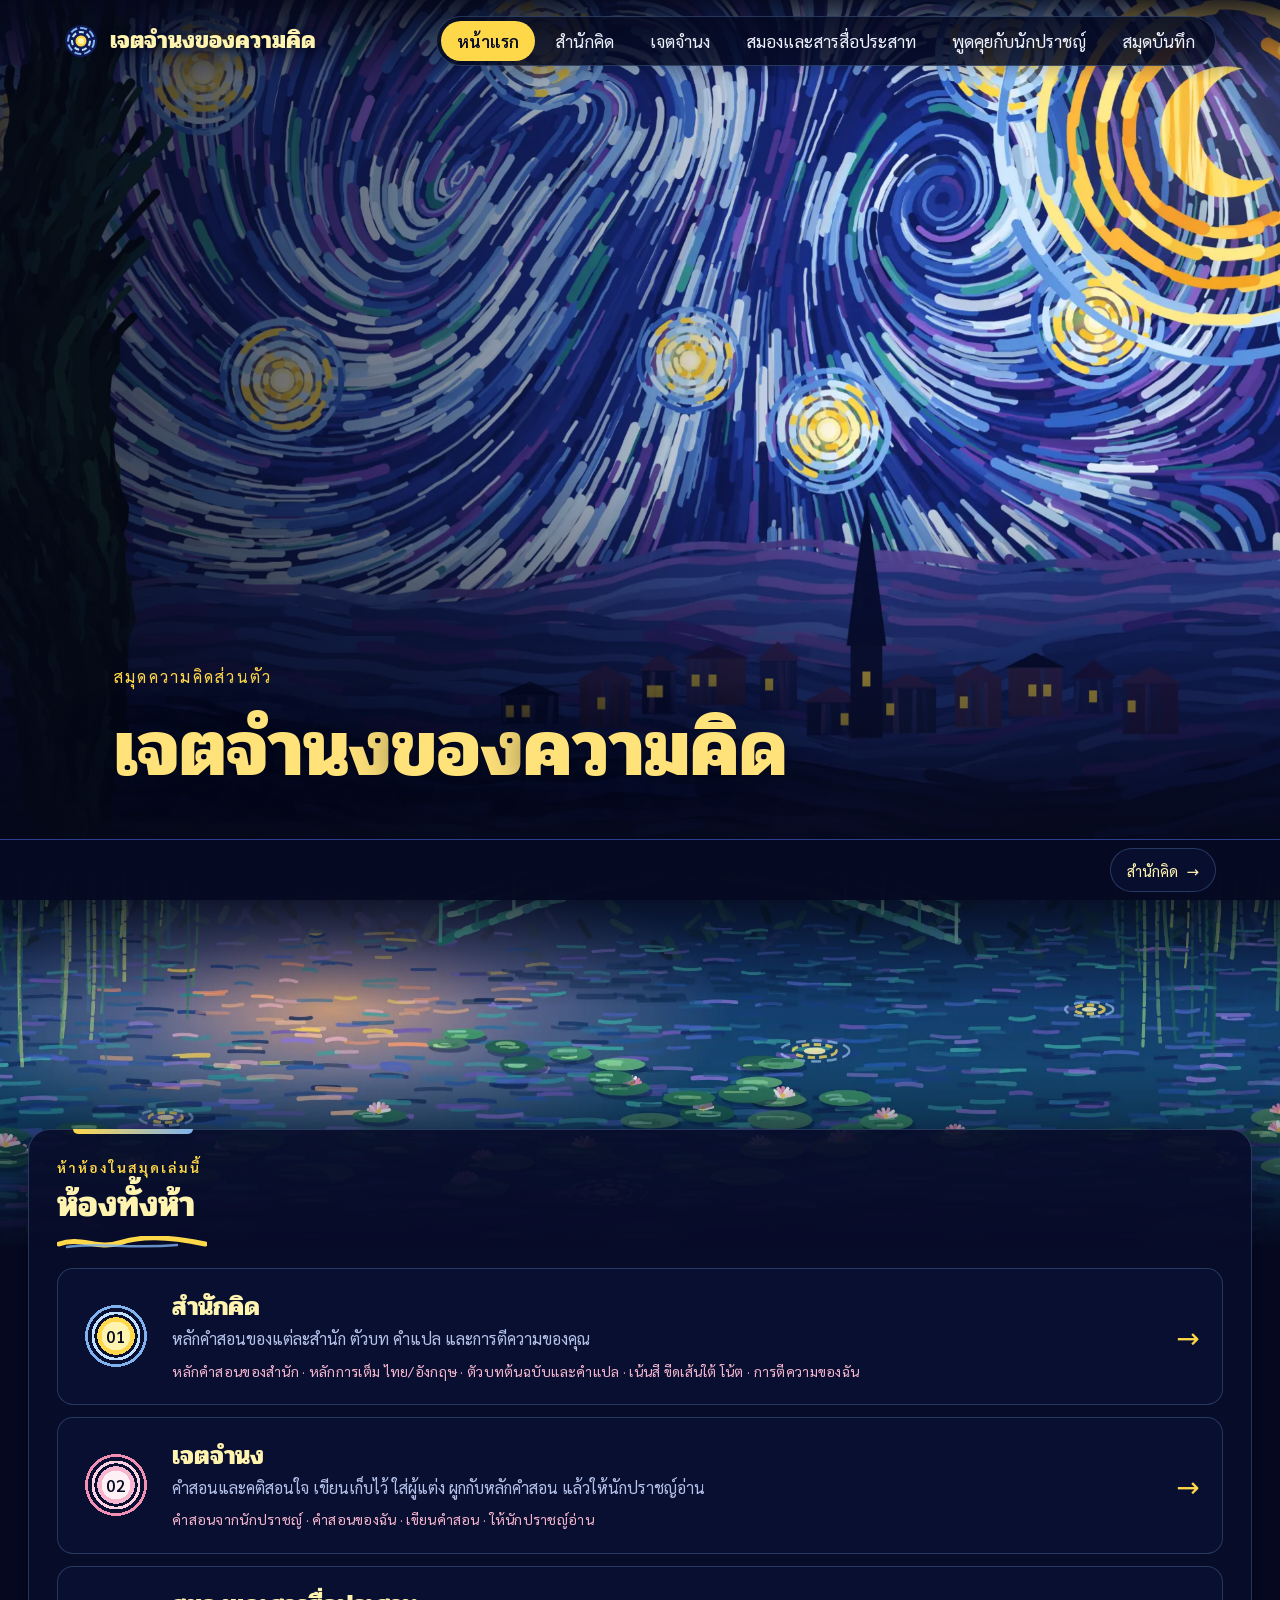
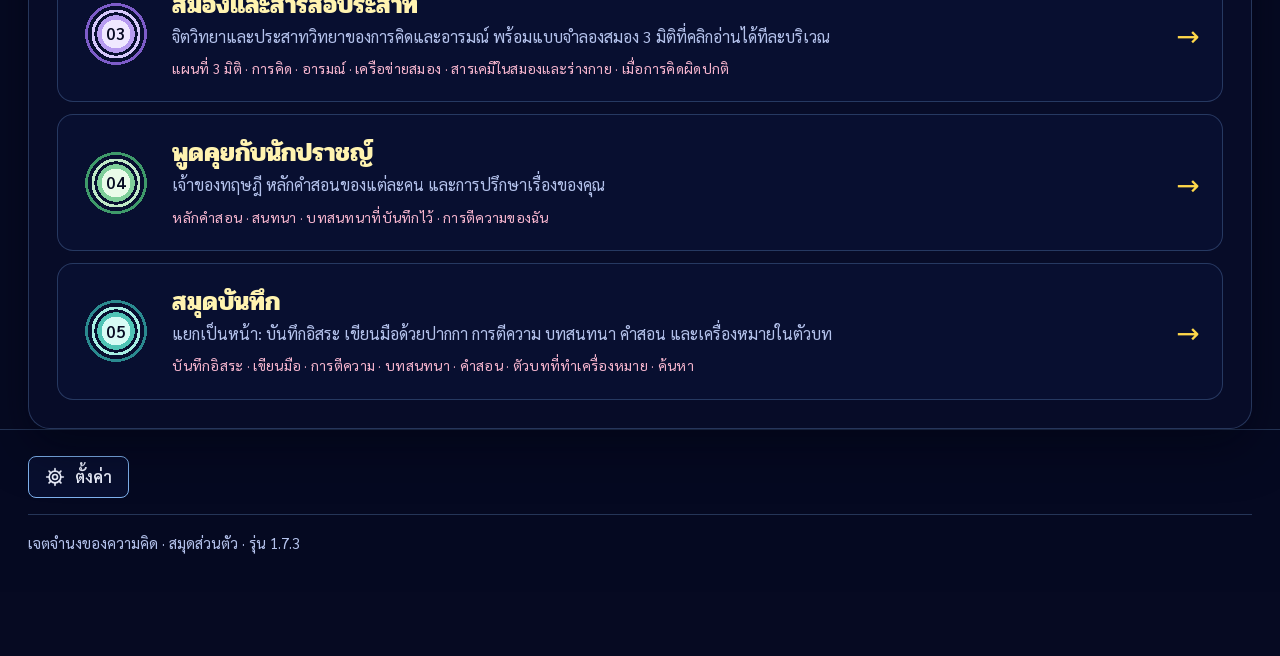
<file: index.html>
<!doctype html>
<html lang="th">
<head>
<meta charset="utf-8">
<meta name="viewport" content="width=device-width,initial-scale=1,viewport-fit=cover">
<title>เจตจำนงของความคิด · สมุดความคิดส่วนตัว</title>
<meta name="description" content="อารมณ์คือไฟที่ให้ไออุ่นและพาเรารอด แต่ถ้าลุกโชนก็เผาปัญญาและกั้นศักยภาพ สมุดความคิดส่วนตัวที่อ่านหลักคำสอน เขียนคำสอน คุยกับนักปราชญ์ และเข้าใจสมองของการคิด">
<meta name="theme-color" content="#060a22">
<link rel="manifest" href="manifest.webmanifest">
<link rel="icon" href="img/icon.svg" type="image/svg+xml">
<link rel="apple-touch-icon" href="img/icon-192.png">
<link rel="stylesheet" href="css/style.css">
</head>
<body data-page="index" data-hashzone="1">
<div class="bgfx" aria-hidden="true"><img src="img/bg-night.webp" alt=""></div>
<header class="top">
<a class="brand" href="index.html"><svg width="34" height="34" viewBox="0 0 34 34" aria-hidden="true"><circle cx="17" cy="17" r="16" fill="#101a55"/><circle cx="17" cy="17" r="13" fill="none" stroke="#7fb2ee" stroke-width="2" stroke-dasharray="7 3"/><circle cx="17" cy="17" r="9" fill="none" stroke="#bfe1ff" stroke-width="2" stroke-dasharray="5 3"/><circle cx="17" cy="17" r="5.5" fill="#ffd84a"/><circle cx="17" cy="17" r="3" fill="#fff3b0"/></svg><span>เจตจำนงของความคิด</span></a>
<nav class="nav" aria-label="หน้าแรกและห้องทั้งห้า"><a href="index.html" aria-current="page">หน้าแรก</a><a href="schools.html">สำนักคิด</a><a href="poems.html">เจตจำนง</a><a href="brain.html">สมองและสารสื่อประสาท</a><a href="sages.html">พูดคุยกับนักปราชญ์</a><a href="notebook.html">สมุดบันทึก</a></nav>
</header>
<section class="hero">
<picture><source media="(max-width:760px)" srcset="img/scene-tall.webp"><img src="img/scene-wide.webp" alt="" width="1600" height="900" fetchpriority="high"></picture>
<div class="copy">
<p class="kicker">สมุดความคิดส่วนตัว</p>
<h1>เจตจำนง<wbr>ของ<br class="m"><wbr>ความคิด</h1>
</div>
</section>
<div class="pond" aria-hidden="true"><img src="img/pond.webp" alt="" width="1600" height="640" loading="lazy"></div>

<main class="stack lift wrap">
<section class="layer" id="rooms">
<div class="lhead"><div><p class="eyebrow">ห้าห้องในสมุดเล่มนี้</p><h2 class="h2">ห้องทั้งห้า</h2><svg class="brush" viewBox="0 0 150 14" aria-hidden="true"><path d="M2 8 C 24 0, 40 14, 62 7 S 108 0, 148 8" fill="none" stroke="currentColor" stroke-width="5" stroke-linecap="round"/><path d="M10 11 C 40 6, 70 13, 120 9" fill="none" stroke="#7fb2ee" stroke-width="2.5" stroke-linecap="round" opacity=".8"/></svg></div></div>
<div class="roomlist">
<a class="room" href="schools.html"><span class="num" data-s="gb" aria-hidden="true">01</span><span><h3>สำนักคิด</h3><p>หลักคำสอนของแต่ละสำนัก ตัวบท คำแปล และการตีความของคุณ</p><span class="subs">หลักคำสอนของสำนัก · หลักการเต็ม ไทย/อังกฤษ · ตัวบทต้นฉบับและคำแปล · เน้นสี ขีดเส้นใต้ โน้ต · การตีความของฉัน</span></span><span class="go" aria-hidden="true">→</span></a><a class="room" href="poems.html"><span class="num" data-s="lily" aria-hidden="true">02</span><span><h3>เจตจำนง</h3><p>คำสอนและคติสอนใจ เขียนเก็บไว้ ใส่ผู้แต่ง ผูกกับหลักคำสอน แล้วให้นักปราชญ์อ่าน</p><span class="subs">คำสอนจากนักปราชญ์ · คำสอนของฉัน · เขียนคำสอน · ให้นักปราชญ์อ่าน</span></span><span class="go" aria-hidden="true">→</span></a><a class="room" href="brain.html"><span class="num" data-s="ct" aria-hidden="true">03</span><span><h3>สมองและสารสื่อประสาท</h3><p>จิตวิทยาและประสาทวิทยาของการคิดและอารมณ์ พร้อมแบบจำลองสมอง 3 มิติที่คลิกอ่านได้ทีละบริเวณ</p><span class="subs">แผนที่ 3 มิติ · การคิด · อารมณ์ · เครือข่ายสมอง · สารเคมีในสมองและร่างกาย · เมื่อการคิดผิดปกติ</span></span><span class="go" aria-hidden="true">→</span></a><a class="room" href="sages.html"><span class="num" data-s="sage" aria-hidden="true">04</span><span><h3>พูดคุยกับนักปราชญ์</h3><p>เจ้าของทฤษฎี หลักคำสอนของแต่ละคน และการปรึกษาเรื่องของคุณ</p><span class="subs">หลักคำสอน · สนทนา · บทสนทนาที่บันทึกไว้ · การตีความของฉัน</span></span><span class="go" aria-hidden="true">→</span></a><a class="room" href="notebook.html"><span class="num" data-s="mit" aria-hidden="true">05</span><span><h3>สมุดบันทึก</h3><p>แยกเป็นหน้า: บันทึกอิสระ เขียนมือด้วยปากกา การตีความ บทสนทนา คำสอน และเครื่องหมายในตัวบท</p><span class="subs">บันทึกอิสระ · เขียนมือ · การตีความ · บทสนทนา · คำสอน · ตัวบทที่ทำเครื่องหมาย · ค้นหา</span></span><span class="go" aria-hidden="true">→</span></a>
</div>
</section>
</main>
<footer>
<div class="wrap foot">
<div class="footset">
<a class="btn ghost sm" href="settings.html"><svg viewBox="0 0 24 24" fill="none" stroke="currentColor" stroke-width="2" stroke-linecap="round" stroke-linejoin="round" aria-hidden="true"><circle cx="12" cy="12" r="3"/><path d="M12 2v3M12 19v3M2 12h3M19 12h3M4.9 4.9 7 7M17 17l2.1 2.1M19.1 4.9 17 7M7 17l-2.1 2.1"/><circle cx="12" cy="12" r="7"/></svg>ตั้งค่า</a>
</div>
<div class="footmeta"><span>เจตจำนงของความคิด · สมุดส่วนตัว · <span data-ver></span></span></div>
</div>
</footer>
<nav class="tabs" aria-label="หน้าแรกและห้องทั้งห้า"><a href="index.html" aria-current="page"><svg viewBox="0 0 24 24" fill="none" stroke="currentColor" stroke-width="2" stroke-linecap="round" stroke-linejoin="round" aria-hidden="true"><path d="M3 11l9-7 9 7"/><path d="M5 10v10h14V10"/><path d="M10 20v-6h4v6"/></svg><span>หน้าแรก</span></a><a href="schools.html"><svg viewBox="0 0 24 24" fill="none" stroke="currentColor" stroke-width="2" stroke-linecap="round" stroke-linejoin="round" aria-hidden="true"><circle cx="12" cy="12" r="3"/><path d="M12 3v3M12 18v3M3 12h3M18 12h3M5.6 5.6l2.1 2.1M16.3 16.3l2.1 2.1M18.4 5.6l-2.1 2.1M7.7 16.3l-2.1 2.1"/></svg><span>สำนักคิด</span></a><a href="poems.html"><svg viewBox="0 0 24 24" fill="none" stroke="currentColor" stroke-width="2" stroke-linecap="round" stroke-linejoin="round" aria-hidden="true"><path d="M20 4c-6 0-11 4-13 11l-2 5"/><path d="M7 15c3 0 6-1 8-4"/><path d="M20 4c0 5-2 9-6 11"/></svg><span>เจตจำนง</span></a><a href="brain.html"><svg viewBox="0 0 24 24" fill="none" stroke="currentColor" stroke-width="2" stroke-linecap="round" stroke-linejoin="round" aria-hidden="true"><path d="M4 12c0-4 3-7 8-7s8 3 8 7c0 3-2 5-5 5h-1c-1 2-2 3-4 3 0-2 0-3-1-3-3 0-5-2-5-5z"/><path d="M9 9c2 0 3 1 3 3M14 8c0 2 1 3 3 3"/></svg><span>สมอง</span></a><a href="sages.html"><svg viewBox="0 0 24 24" fill="none" stroke="currentColor" stroke-width="2" stroke-linecap="round" stroke-linejoin="round" aria-hidden="true"><path d="M4 5h16v11H9l-5 4z"/><path d="M8 9h8M8 12h5"/></svg><span>นักปราชญ์</span></a><a href="notebook.html"><svg viewBox="0 0 24 24" fill="none" stroke="currentColor" stroke-width="2" stroke-linecap="round" stroke-linejoin="round" aria-hidden="true"><path d="M6 3h12a1 1 0 0 1 1 1v16a1 1 0 0 1-1 1H6z"/><path d="M6 3v18M10 8h5M10 12h5"/></svg><span>สมุด</span></a></nav>
<script src="js/data.js"></script><script src="js/sages.js"></script><script src="js/ai.js"></script><script src="js/ink.js"></script><script src="js/app.js"></script>
</body>
</html>
</file>
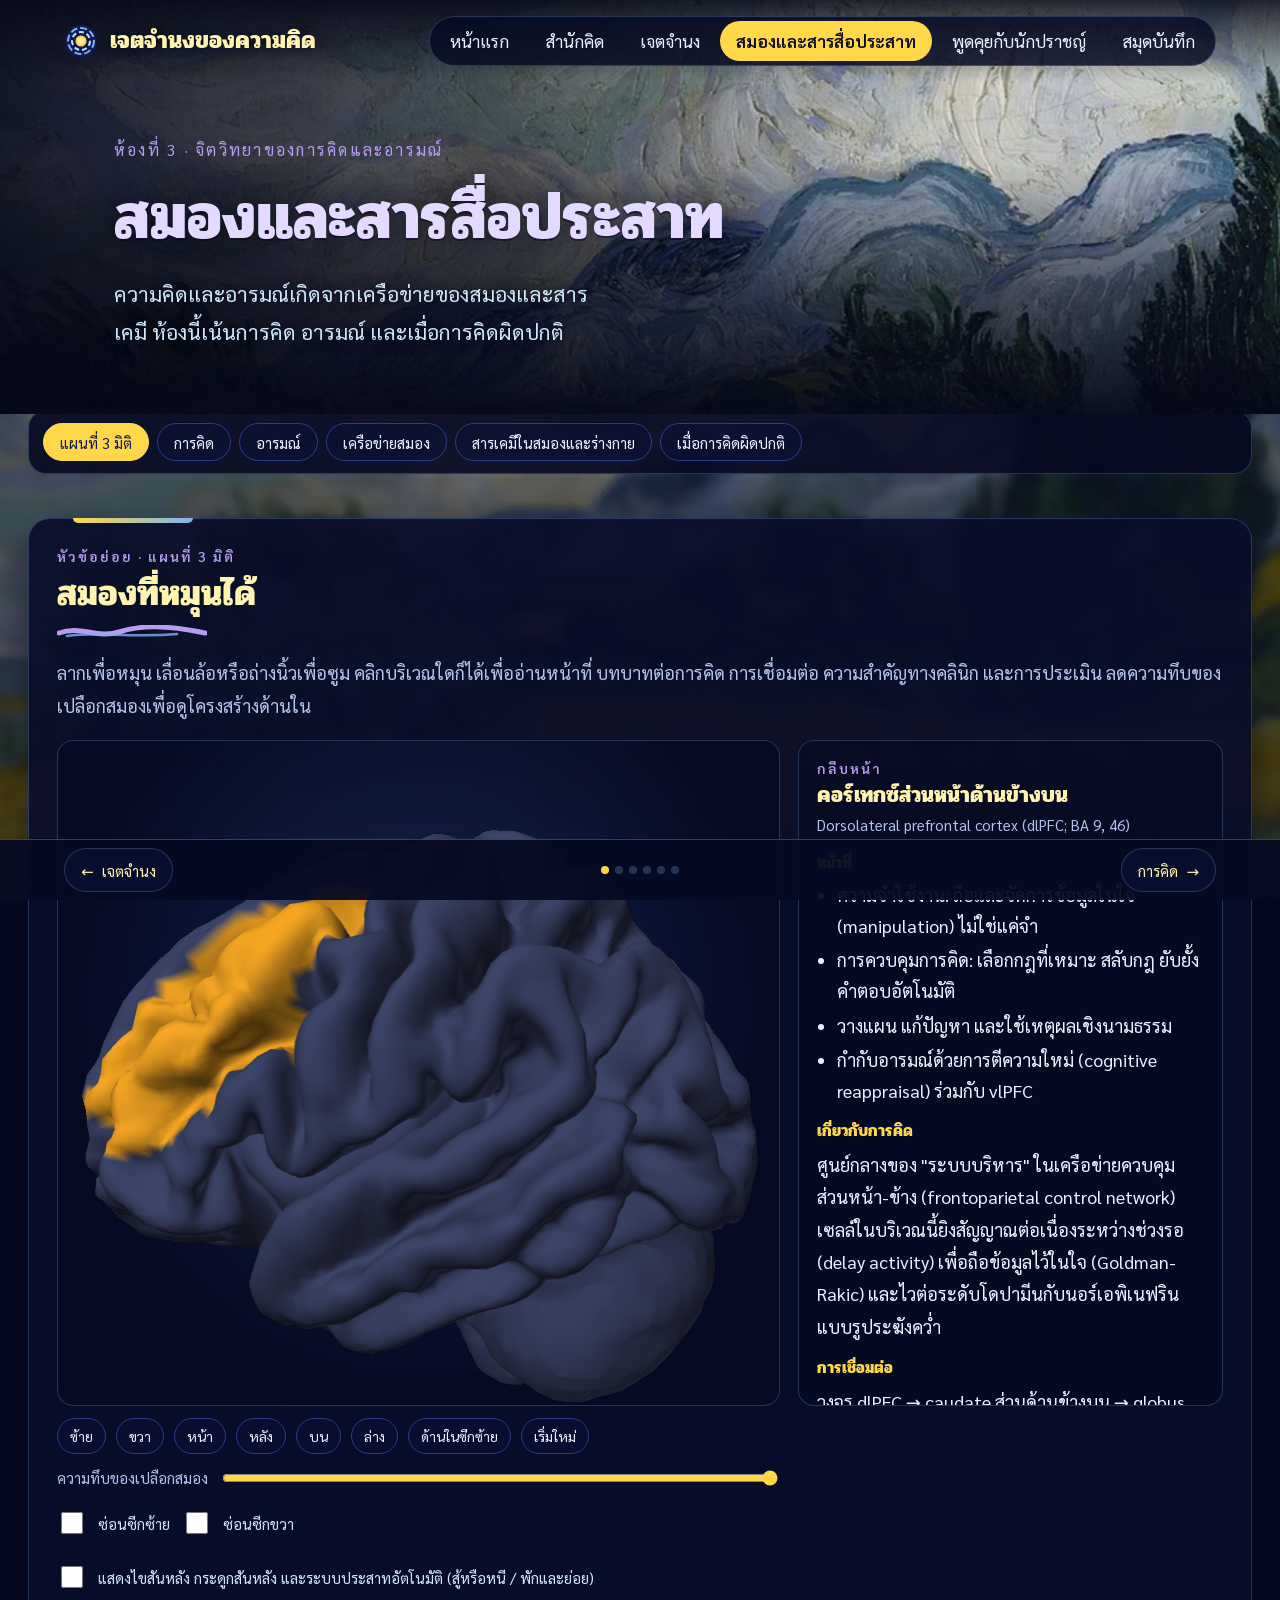
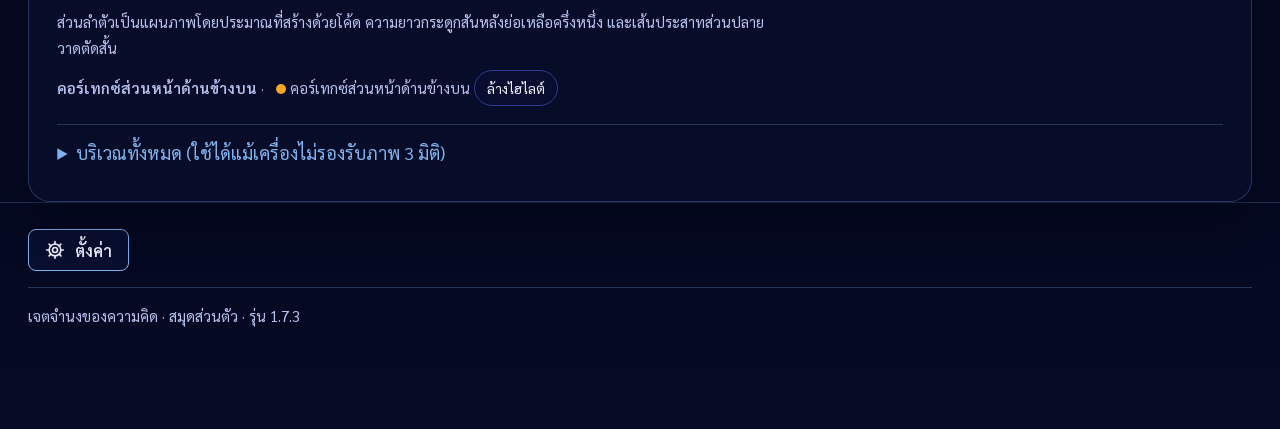
<file: brain.html>
<!doctype html>
<html lang="th">
<head>
<meta charset="utf-8">
<meta name="viewport" content="width=device-width,initial-scale=1,viewport-fit=cover">
<title>สมองและสารสื่อประสาท · เจตจำนงของความคิด</title>
<meta name="description" content="จิตวิทยาและประสาทวิทยาของการคิดและอารมณ์: แบบจำลองสมอง 3 มิติ หน้าที่บริหาร ความจำ อารมณ์ทีละชนิด สารสื่อประสาท ฮอร์โมน และความผิดปกติของความคิด">
<meta name="theme-color" content="#060a22">
<link rel="manifest" href="manifest.webmanifest">
<link rel="icon" href="img/icon.svg" type="image/svg+xml">
<link rel="apple-touch-icon" href="img/icon-192.png">
<link rel="stylesheet" href="css/style.css">
</head>
<body data-page="brain" data-hashzone="1">
<div class="bgfx tone" aria-hidden="true"><img src="img/art/wheat-bg.webp" alt=""></div>
<header class="top">
<a class="brand" href="index.html"><svg width="34" height="34" viewBox="0 0 34 34" aria-hidden="true"><circle cx="17" cy="17" r="16" fill="#101a55"/><circle cx="17" cy="17" r="13" fill="none" stroke="#7fb2ee" stroke-width="2" stroke-dasharray="7 3"/><circle cx="17" cy="17" r="9" fill="none" stroke="#bfe1ff" stroke-width="2" stroke-dasharray="5 3"/><circle cx="17" cy="17" r="5.5" fill="#ffd84a"/><circle cx="17" cy="17" r="3" fill="#fff3b0"/></svg><span>เจตจำนงของความคิด</span></a>
<nav class="nav" aria-label="หน้าแรกและห้องทั้งห้า"><a href="index.html">หน้าแรก</a><a href="schools.html">สำนักคิด</a><a href="poems.html">เจตจำนง</a><a href="brain.html" aria-current="page">สมองและสารสื่อประสาท</a><a href="sages.html">พูดคุยกับนักปราชญ์</a><a href="notebook.html">สมุดบันทึก</a></nav>
</header>
<section class="banner art art-wheat">
<picture><source media="(max-width:760px)" srcset="img/art/wheat-tall.webp"><img src="img/art/wheat-wide.webp" alt="" width="1920" height="800"></picture>
<div class="copy">
<p class="kicker">ห้องที่ 3 · จิตวิทยาของการคิดและอารมณ์</p>
<h1>สมองและสารสื่อประสาท</h1>
<p class="lede">ความคิดและอารมณ์เกิดจากเครือข่ายของสมองและสารเคมี ห้องนี้เน้นการคิด อารมณ์ และเมื่อการคิดผิดปกติ</p>
</div>
</section>
<div class="backbar wrap"><a class="btn ghost sm" href="index.html" data-back><svg viewBox="0 0 24 24" fill="none" stroke="currentColor" stroke-width="2" stroke-linecap="round" stroke-linejoin="round" aria-hidden="true"><path d="M15 5l-7 7 7 7"/></svg>ย้อนกลับ</a><a class="chip sm" href="index.html"><svg viewBox="0 0 24 24" fill="none" stroke="currentColor" stroke-width="2" stroke-linecap="round" stroke-linejoin="round" aria-hidden="true"><path d="M3 11l9-7 9 7"/><path d="M5 10v10h14V10"/><path d="M10 20v-6h4v6"/></svg>หน้าแรก</a></div>
<main class="stack wrap">
<nav class="subnav" aria-label="หัวข้อย่อย"><button class="chip" type="button" data-jump="map">แผนที่ 3 มิติ</button><button class="chip" type="button" data-jump="think">การคิด</button><button class="chip" type="button" data-jump="emo">อารมณ์</button><button class="chip" type="button" data-jump="nets">เครือข่ายสมอง</button><button class="chip" type="button" data-jump="nts">สารเคมีในสมองและร่างกาย</button><button class="chip" type="button" data-jump="dis">เมื่อการคิดผิดปกติ</button></nav>
<section class="layer" id="map">
<div class="lhead"><div><p class="eyebrow">หัวข้อย่อย · แผนที่ 3 มิติ</p><h2 class="h2">สมองที่หมุนได้</h2><svg class="brush" viewBox="0 0 150 14" aria-hidden="true"><path d="M2 8 C 24 0, 40 14, 62 7 S 108 0, 148 8" fill="none" stroke="currentColor" stroke-width="5" stroke-linecap="round"/><path d="M10 11 C 40 6, 70 13, 120 9" fill="none" stroke="#7fb2ee" stroke-width="2.5" stroke-linecap="round" opacity=".8"/></svg></div></div>
<p class="muted">ลากเพื่อหมุน เลื่อนล้อหรือถ่างนิ้วเพื่อซูม คลิกบริเวณใดก็ได้เพื่ออ่านหน้าที่ บทบาทต่อการคิด การเชื่อมต่อ ความสำคัญทางคลินิก และการประเมิน ลดความทึบของเปลือกสมองเพื่อดูโครงสร้างด้านใน</p>
<div class="v3wrap">
<div class="v3col">
<div class="v3d" id="v3d"><p class="v3msg" id="v3d-msg">แบบจำลองจะโหลดเมื่อเลื่อนมาถึง…</p></div>
<div class="v3ctl">
<div class="chips" role="group" aria-label="มุมมอง"><button class="chip sm" type="button" data-view="left">ซ้าย</button><button class="chip sm" type="button" data-view="right">ขวา</button><button class="chip sm" type="button" data-view="front">หน้า</button><button class="chip sm" type="button" data-view="back">หลัง</button><button class="chip sm" type="button" data-view="top">บน</button><button class="chip sm" type="button" data-view="bottom">ล่าง</button><button class="chip sm" type="button" data-view="medial">ด้านในซีกซ้าย</button><button class="chip sm" type="button" id="v3d-reset">เริ่มใหม่</button></div>
<div class="v3row"><label for="v3d-op">ความทึบของเปลือกสมอง</label><input id="v3d-op" type="range" min="0.08" max="1" step="0.01" value="1"></div>
<div class="v3row"><label class="switch"><input type="checkbox" id="hideL"> <span>ซ่อนซีกซ้าย</span></label><label class="switch"><input type="checkbox" id="hideR"> <span>ซ่อนซีกขวา</span></label></div>
<div class="v3row"><label class="switch"><input type="checkbox" id="bodyOn"> <span>แสดงไขสันหลัง กระดูกสันหลัง และระบบประสาทอัตโนมัติ (สู้หรือหนี / พักและย่อย)</span></label></div>
<p class="small muted" id="v3d-bodynote">ส่วนลำตัวเป็นแผนภาพโดยประมาณที่สร้างด้วยโค้ด ความยาวกระดูกสันหลังย่อเหลือครึ่งหนึ่ง และเส้นประสาทส่วนปลายวาดตัดสั้น</p>
<p class="small muted" id="v3d-legend"></p>
</div>
</div>
<aside class="rinfo" id="rinfo" aria-live="polite"></aside>
</div>
<details class="more"><summary>บริเวณทั้งหมด (ใช้ได้แม้เครื่องไม่รองรับภาพ 3 มิติ)</summary><div id="rlist" style="margin-top:12px"></div></details>
</section>
<section class="layer water" id="think">
<div class="lhead"><div><p class="eyebrow">หัวใจของห้อง · การคิด</p><h2 class="h2">จิตวิทยาของการคิด</h2><svg class="brush" viewBox="0 0 150 14" aria-hidden="true"><path d="M2 8 C 24 0, 40 14, 62 7 S 108 0, 148 8" fill="none" stroke="currentColor" stroke-width="5" stroke-linecap="round"/><path d="M10 11 C 40 6, 70 13, 120 9" fill="none" stroke="#7fb2ee" stroke-width="2.5" stroke-linecap="round" opacity=".8"/></svg></div></div>
<p class="muted">สิบเอ็ดหัวข้อของการคิด แต่ละหัวข้อมีแก่นทางจิตวิทยา กลไกในสมอง สารสื่อประสาท ความสำคัญทางคลินิก วิธีประเมิน และหลักคำสอนของนักปราชญ์ที่สอดคล้อง</p>
<div id="topicbox"></div>
</section>
<section class="layer dawn" id="emo">
<div class="lhead"><div><p class="eyebrow">หัวใจของห้อง · อารมณ์</p><h2 class="h2">อารมณ์ทีละชนิด</h2><svg class="brush" viewBox="0 0 150 14" aria-hidden="true"><path d="M2 8 C 24 0, 40 14, 62 7 S 108 0, 148 8" fill="none" stroke="currentColor" stroke-width="5" stroke-linecap="round"/><path d="M10 11 C 40 6, 70 13, 120 9" fill="none" stroke="#7fb2ee" stroke-width="2.5" stroke-linecap="round" opacity=".8"/></svg></div></div>
<p class="muted">อารมณ์แต่ละชนิด: หน้าที่ทางวิวัฒนาการ การประเมินที่กระตุ้นมัน วงจรในสมอง สารเคมีที่เกี่ยวข้อง ร่างกาย ผลต่อการคิด ทางคลินิก และวิธีกำกับ เริ่มจากทฤษฎีที่ใช้อธิบายอารมณ์ก่อน</p>
<details class="more" id="emotheory"><summary>ทฤษฎีอารมณ์: อารมณ์คืออะไร และนักวิทยาศาสตร์ยังเห็นต่างกันตรงไหน</summary><div id="emotheorybox" style="margin-top:12px"></div></details>
<div class="chips" id="emofilter" role="group" aria-label="กลุ่มอารมณ์" style="margin-top:14px"></div>
<div id="emobox"></div>
</section>
<section class="layer lilac" id="nets">
<div class="lhead"><div><p class="eyebrow">หัวข้อย่อย · เครือข่ายสมอง</p><h2 class="h2">เครือข่ายขนาดใหญ่ที่ทำให้เกิดความคิด</h2><svg class="brush" viewBox="0 0 150 14" aria-hidden="true"><path d="M2 8 C 24 0, 40 14, 62 7 S 108 0, 148 8" fill="none" stroke="currentColor" stroke-width="5" stroke-linecap="round"/><path d="M10 11 C 40 6, 70 13, 120 9" fill="none" stroke="#7fb2ee" stroke-width="2.5" stroke-linecap="round" opacity=".8"/></svg></div></div>
<div id="netbox"></div>
</section>
<section class="layer" id="nts">
<div class="lhead"><div><p class="eyebrow">หัวข้อย่อย · สารเคมี</p><h2 class="h2">สารเคมีในสมองและร่างกาย</h2><svg class="brush" viewBox="0 0 150 14" aria-hidden="true"><path d="M2 8 C 24 0, 40 14, 62 7 S 108 0, 148 8" fill="none" stroke="currentColor" stroke-width="5" stroke-linecap="round"/><path d="M10 11 C 40 6, 70 13, 120 9" fill="none" stroke="#7fb2ee" stroke-width="2.5" stroke-linecap="round" opacity=".8"/></svg></div></div>
<p class="muted">สารสื่อประสาท สารปรับประสาท นิวโรเปปไทด์ สเตียรอยด์ และฮอร์โมนจากร่างกายที่มีผลต่อความคิดและอารมณ์ เลือกกลุ่มแล้วกดชื่อสาร</p>
<div class="chips" id="ntfilter" role="group" aria-label="กลุ่มสาร"></div>
<div id="ntbox"></div>
</section>
<section class="layer dawn" id="dis">
<div class="lhead"><div><p class="eyebrow">หัวข้อย่อย · ทางคลินิก</p><h2 class="h2">เมื่อการคิดผิดปกติ</h2><svg class="brush" viewBox="0 0 150 14" aria-hidden="true"><path d="M2 8 C 24 0, 40 14, 62 7 S 108 0, 148 8" fill="none" stroke="currentColor" stroke-width="5" stroke-linecap="round"/><path d="M10 11 C 40 6, 70 13, 120 9" fill="none" stroke="#7fb2ee" stroke-width="2.5" stroke-linecap="round" opacity=".8"/></svg></div></div>
<h3 class="h3">การตรวจสภาพจิตด้านความคิด</h3>
<div id="mse"></div>
<h3 class="h3" style="margin-top:22px">ภาวะที่กระทบการคิด</h3>
<div id="disbox"></div>
<p class="note pink">เนื้อหาในห้องนี้มีไว้เพื่อการศึกษา ไม่ใช่คำแนะนำทางการแพทย์ ไม่ใช้วินิจฉัยตนเองหรือผู้อื่น และไม่มีขนาดยา ถ้ากังวลเรื่องสุขภาพจิตหรือความคิดของตนเองหรือคนใกล้ตัว ควรปรึกษาแพทย์หรือผู้เชี่ยวชาญ</p>
</section>
</main>
<footer>
<div class="wrap foot">
<div class="footset">
<a class="btn ghost sm" href="settings.html"><svg viewBox="0 0 24 24" fill="none" stroke="currentColor" stroke-width="2" stroke-linecap="round" stroke-linejoin="round" aria-hidden="true"><circle cx="12" cy="12" r="3"/><path d="M12 2v3M12 19v3M2 12h3M19 12h3M4.9 4.9 7 7M17 17l2.1 2.1M19.1 4.9 17 7M7 17l-2.1 2.1"/><circle cx="12" cy="12" r="7"/></svg>ตั้งค่า</a>
</div>
<div class="footmeta"><span>เจตจำนงของความคิด · สมุดส่วนตัว · <span data-ver></span></span></div>
</div>
</footer>
<nav class="tabs" aria-label="หน้าแรกและห้องทั้งห้า"><a href="index.html"><svg viewBox="0 0 24 24" fill="none" stroke="currentColor" stroke-width="2" stroke-linecap="round" stroke-linejoin="round" aria-hidden="true"><path d="M3 11l9-7 9 7"/><path d="M5 10v10h14V10"/><path d="M10 20v-6h4v6"/></svg><span>หน้าแรก</span></a><a href="schools.html"><svg viewBox="0 0 24 24" fill="none" stroke="currentColor" stroke-width="2" stroke-linecap="round" stroke-linejoin="round" aria-hidden="true"><circle cx="12" cy="12" r="3"/><path d="M12 3v3M12 18v3M3 12h3M18 12h3M5.6 5.6l2.1 2.1M16.3 16.3l2.1 2.1M18.4 5.6l-2.1 2.1M7.7 16.3l-2.1 2.1"/></svg><span>สำนักคิด</span></a><a href="poems.html"><svg viewBox="0 0 24 24" fill="none" stroke="currentColor" stroke-width="2" stroke-linecap="round" stroke-linejoin="round" aria-hidden="true"><path d="M20 4c-6 0-11 4-13 11l-2 5"/><path d="M7 15c3 0 6-1 8-4"/><path d="M20 4c0 5-2 9-6 11"/></svg><span>เจตจำนง</span></a><a href="brain.html" aria-current="page"><svg viewBox="0 0 24 24" fill="none" stroke="currentColor" stroke-width="2" stroke-linecap="round" stroke-linejoin="round" aria-hidden="true"><path d="M4 12c0-4 3-7 8-7s8 3 8 7c0 3-2 5-5 5h-1c-1 2-2 3-4 3 0-2 0-3-1-3-3 0-5-2-5-5z"/><path d="M9 9c2 0 3 1 3 3M14 8c0 2 1 3 3 3"/></svg><span>สมอง</span></a><a href="sages.html"><svg viewBox="0 0 24 24" fill="none" stroke="currentColor" stroke-width="2" stroke-linecap="round" stroke-linejoin="round" aria-hidden="true"><path d="M4 5h16v11H9l-5 4z"/><path d="M8 9h8M8 12h5"/></svg><span>นักปราชญ์</span></a><a href="notebook.html"><svg viewBox="0 0 24 24" fill="none" stroke="currentColor" stroke-width="2" stroke-linecap="round" stroke-linejoin="round" aria-hidden="true"><path d="M6 3h12a1 1 0 0 1 1 1v16a1 1 0 0 1-1 1H6z"/><path d="M6 3v18M10 8h5M10 12h5"/></svg><span>สมุด</span></a></nav>
<script src="js/data.js"></script><script src="js/sages.js"></script><script src="js/ai.js"></script><script src="js/ink.js"></script><script src="js/app.js"></script><script src="js/brain3d-data.js" defer></script><script src="js/brain-content.js" defer></script><script src="js/brain-emotions.js" defer></script><script src="js/brain-chem.js" defer></script><script src="js/brain-nerves.js" defer></script><script src="js/brain.js" defer></script>
</body>
</html>
</file>
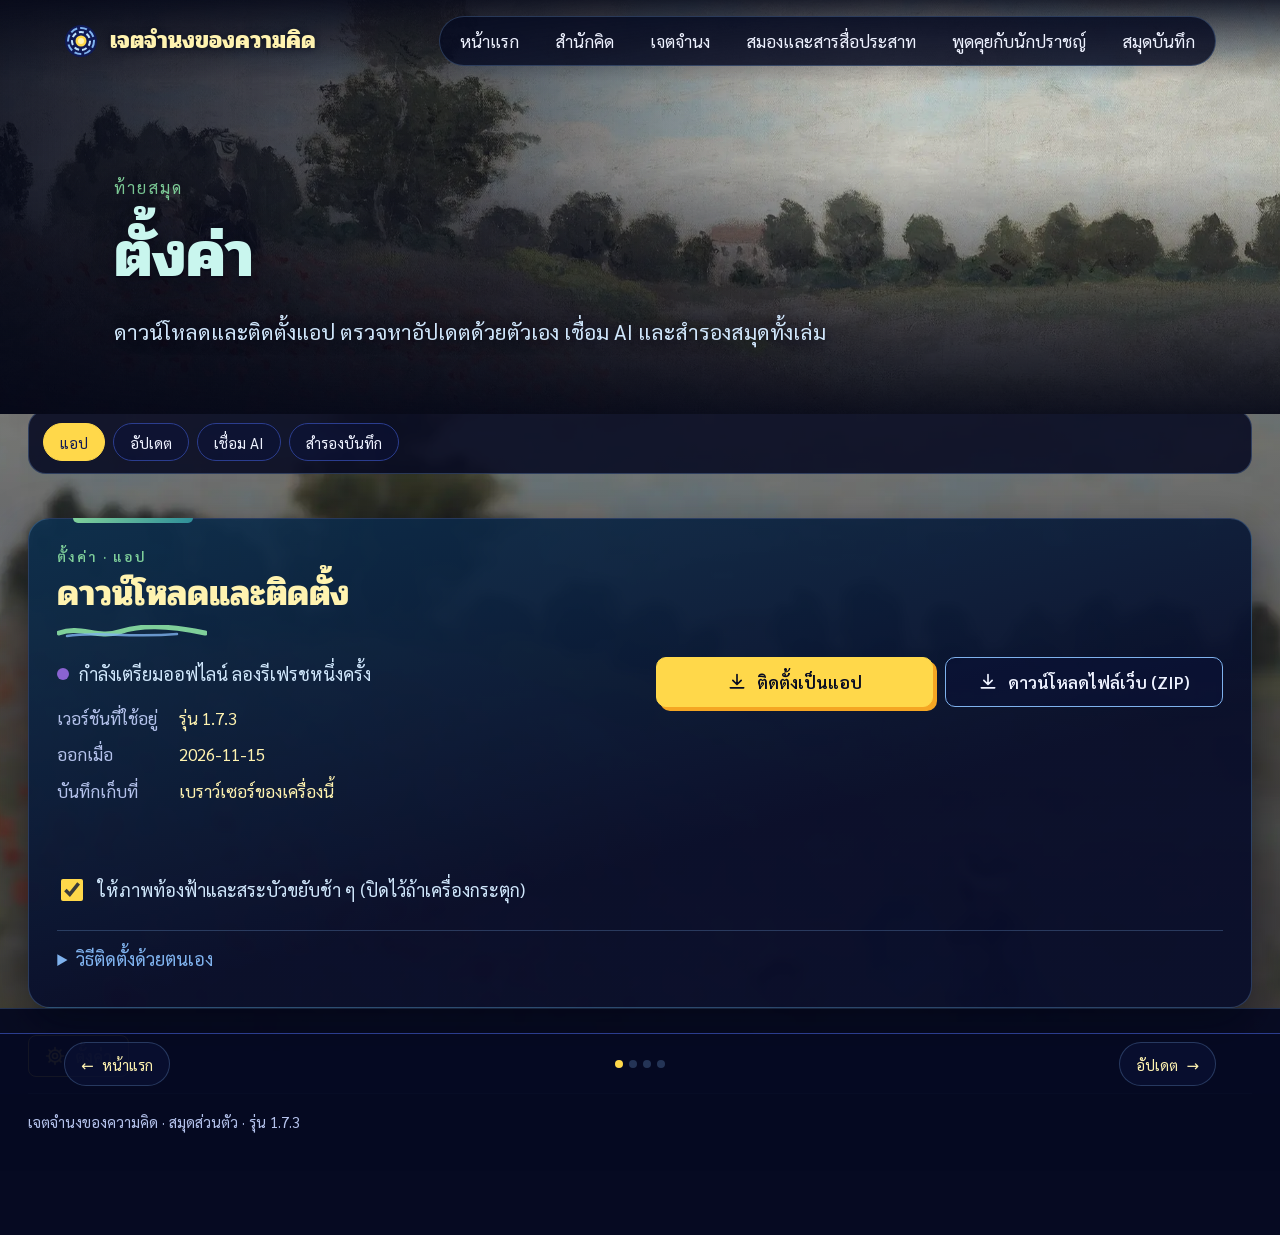
<file: keep.html>
<!doctype html><html lang="th"><head><meta charset="utf-8"><meta http-equiv="refresh" content="0;url=settings.html"><title>ย้ายไปหน้าตั้งค่า</title><link rel="canonical" href="settings.html"></head><body><p><a href="settings.html">หน้านี้ย้ายไปที่ “ตั้งค่า” แล้ว</a></p></body></html>
</file>
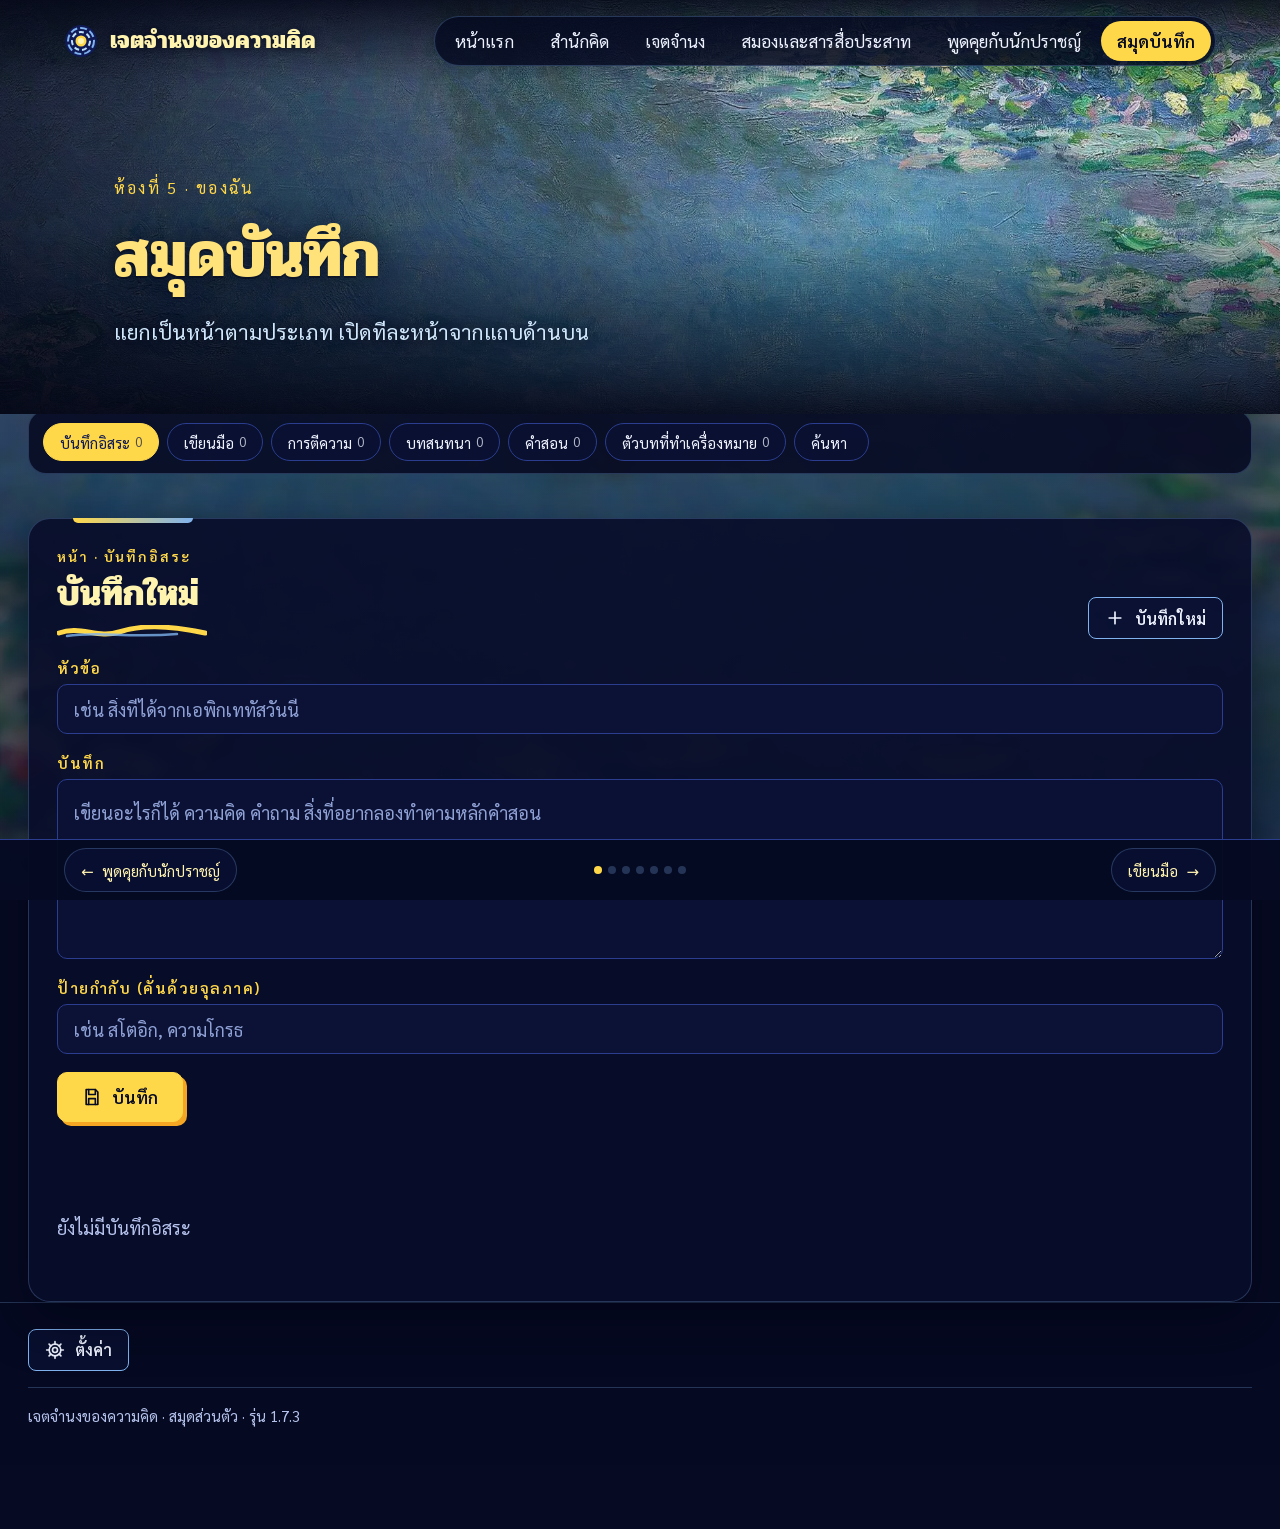
<file: notebook.html>
<!doctype html>
<html lang="th">
<head>
<meta charset="utf-8">
<meta name="viewport" content="width=device-width,initial-scale=1,viewport-fit=cover">
<title>สมุดบันทึก · เจตจำนงของความคิด</title>
<meta name="description" content="สมุดแยกหน้า: บันทึกอิสระ เขียนมือ การตีความ บทสนทนา คำสอน และเครื่องหมายในตัวบท">
<meta name="theme-color" content="#060a22">
<link rel="manifest" href="manifest.webmanifest">
<link rel="icon" href="img/icon.svg" type="image/svg+xml">
<link rel="apple-touch-icon" href="img/icon-192.png">
<link rel="stylesheet" href="css/style.css">
</head>
<body data-page="notebook" data-hashzone="1">
<div class="bgfx tone" aria-hidden="true"><img src="img/art/lilies-bg.webp" alt=""></div>
<header class="top">
<a class="brand" href="index.html"><svg width="34" height="34" viewBox="0 0 34 34" aria-hidden="true"><circle cx="17" cy="17" r="16" fill="#101a55"/><circle cx="17" cy="17" r="13" fill="none" stroke="#7fb2ee" stroke-width="2" stroke-dasharray="7 3"/><circle cx="17" cy="17" r="9" fill="none" stroke="#bfe1ff" stroke-width="2" stroke-dasharray="5 3"/><circle cx="17" cy="17" r="5.5" fill="#ffd84a"/><circle cx="17" cy="17" r="3" fill="#fff3b0"/></svg><span>เจตจำนงของความคิด</span></a>
<nav class="nav" aria-label="หน้าแรกและห้องทั้งห้า"><a href="index.html">หน้าแรก</a><a href="schools.html">สำนักคิด</a><a href="poems.html">เจตจำนง</a><a href="brain.html">สมองและสารสื่อประสาท</a><a href="sages.html">พูดคุยกับนักปราชญ์</a><a href="notebook.html" aria-current="page">สมุดบันทึก</a></nav>
</header>
<section class="banner art art-lilies">
<picture><source media="(max-width:760px)" srcset="img/art/lilies-tall.webp"><img src="img/art/lilies-wide.webp" alt="" width="1920" height="800"></picture>
<div class="copy">
<p class="kicker">ห้องที่ 5 · ของฉัน</p>
<h1>สมุดบันทึก</h1>
<p class="lede">แยกเป็นหน้าตามประเภท เปิดทีละหน้าจากแถบด้านบน</p>
</div>
</section>
<div class="backbar wrap"><a class="btn ghost sm" href="index.html" data-back><svg viewBox="0 0 24 24" fill="none" stroke="currentColor" stroke-width="2" stroke-linecap="round" stroke-linejoin="round" aria-hidden="true"><path d="M15 5l-7 7 7 7"/></svg>ย้อนกลับ</a><a class="chip sm" href="index.html"><svg viewBox="0 0 24 24" fill="none" stroke="currentColor" stroke-width="2" stroke-linecap="round" stroke-linejoin="round" aria-hidden="true"><path d="M3 11l9-7 9 7"/><path d="M5 10v10h14V10"/><path d="M10 20v-6h4v6"/></svg>หน้าแรก</a></div>
<main class="stack wrap">
<nav class="subnav nbtabs" aria-label="หน้าในสมุด"><button class="chip" type="button" data-jump="free">บันทึกอิสระ<span class="cnt" data-cnt="free"></span></button><button class="chip" type="button" data-jump="ink">เขียนมือ<span class="cnt" data-cnt="ink"></span></button><button class="chip" type="button" data-jump="interp">การตีความ<span class="cnt" data-cnt="interp"></span></button><button class="chip" type="button" data-jump="chats">บทสนทนา<span class="cnt" data-cnt="chats"></span></button><button class="chip" type="button" data-jump="poems">คำสอน<span class="cnt" data-cnt="poems"></span></button><button class="chip" type="button" data-jump="marks">ตัวบทที่ทำเครื่องหมาย<span class="cnt" data-cnt="marks"></span></button><button class="chip" type="button" data-jump="search">ค้นหา<span class="cnt" data-cnt="search"></span></button></nav>
<section class="layer nbview" id="free">
<div class="lhead"><div><p class="eyebrow">หน้า · บันทึกอิสระ</p><h2 class="h2"><span id="n-mode">บันทึกใหม่</span></h2><svg class="brush" viewBox="0 0 150 14" aria-hidden="true"><path d="M2 8 C 24 0, 40 14, 62 7 S 108 0, 148 8" fill="none" stroke="currentColor" stroke-width="5" stroke-linecap="round"/><path d="M10 11 C 40 6, 70 13, 120 9" fill="none" stroke="#7fb2ee" stroke-width="2.5" stroke-linecap="round" opacity=".8"/></svg></div><button class="btn ghost sm" type="button" id="n-new"><svg viewBox="0 0 24 24" fill="none" stroke="currentColor" stroke-width="2" stroke-linecap="round" stroke-linejoin="round" aria-hidden="true"><path d="M12 5v14M5 12h14"/></svg>บันทึกใหม่</button></div>
<div class="field"><label for="n-title">หัวข้อ</label><input class="text" id="n-title" type="text" placeholder="เช่น สิ่งที่ได้จากเอพิกเททัสวันนี้" autocomplete="off"></div>
<div class="field"><label for="n-body">บันทึก</label><textarea class="mid" id="n-body" placeholder="เขียนอะไรก็ได้ ความคิด คำถาม สิ่งที่อยากลองทำตามหลักคำสอน"></textarea></div>
<div class="field"><label for="n-tags">ป้ายกำกับ (คั่นด้วยจุลภาค)</label><input class="text" id="n-tags" type="text" placeholder="เช่น สโตอิก, ความโกรธ" autocomplete="off"></div>
<div class="btnrow"><button class="btn" type="button" id="n-save"><svg viewBox="0 0 24 24" fill="none" stroke="currentColor" stroke-width="2" stroke-linecap="round" stroke-linejoin="round" aria-hidden="true"><path d="M5 3h11l3 3v15H5z"/><path d="M8 3v6h8V3M8 21v-7h8v7"/></svg>บันทึก</button><button class="btn warn" type="button" id="n-del" hidden>ลบบันทึกนี้</button></div>
<p class="status" id="n-status" aria-live="polite"></p>
<div id="nlist"></div>
</section>
<section class="layer nbview" id="ink">
<div class="lhead"><div><p class="eyebrow">หน้า · เขียนมือ</p><h2 class="h2"><span id="ink-title">เขียนด้วยปากกา</span></h2><svg class="brush" viewBox="0 0 150 14" aria-hidden="true"><path d="M2 8 C 24 0, 40 14, 62 7 S 108 0, 148 8" fill="none" stroke="currentColor" stroke-width="5" stroke-linecap="round"/><path d="M10 11 C 40 6, 70 13, 120 9" fill="none" stroke="#7fb2ee" stroke-width="2.5" stroke-linecap="round" opacity=".8"/></svg></div><button class="btn ghost sm" type="button" id="ink-new"><svg viewBox="0 0 24 24" fill="none" stroke="currentColor" stroke-width="2" stroke-linecap="round" stroke-linejoin="round" aria-hidden="true"><path d="M12 5v14M5 12h14"/></svg>แผ่นใหม่</button></div>
<p class="muted">เขียนด้วยปากกาหรือเมาส์ได้เหมือนสมุดโน้ต พื้นที่ยาวลงไปเรื่อย ๆ ไม่จำกัด แต่ละแผ่นบันทึกเองในเครื่องและรวมในไฟล์สำรอง</p>
<div class="chips" id="ink-sheets" role="group" aria-label="แผ่นเขียนมือ"></div>
<div class="field" id="ink-namebox"><label for="ink-name">ชื่อแผ่น</label><input class="text" id="ink-name" type="text" autocomplete="off" placeholder="เช่น ผังความคิดเรื่องความกลัว"></div>
<div id="ink-pad"></div>
<div class="btnrow"><button class="btn warn sm" type="button" id="ink-del">ลบแผ่นนี้</button></div>
</section>
<section class="layer lilac nbview" id="interp">
<div class="lhead"><div><p class="eyebrow">หน้า · การตีความ</p><h2 class="h2">การตีความของฉัน</h2><svg class="brush" viewBox="0 0 150 14" aria-hidden="true"><path d="M2 8 C 24 0, 40 14, 62 7 S 108 0, 148 8" fill="none" stroke="currentColor" stroke-width="5" stroke-linecap="round"/><path d="M10 11 C 40 6, 70 13, 120 9" fill="none" stroke="#7fb2ee" stroke-width="2.5" stroke-linecap="round" opacity=".8"/></svg></div></div>
<p class="muted">สิ่งที่คุณเขียนในช่องการตีความ สรุป หลักคำสอนในประโยคเดียว และความหมายของคำสอน กดเพื่อกลับไปแก้ที่ห้องเดิม</p>
<div class="chips" role="group" aria-label="แยกตามที่มา"><button class="chip" type="button" data-src="all" aria-pressed="true">ทั้งหมด</button><button class="chip" type="button" data-src="school" aria-pressed="false">สำนักคิด</button><button class="chip" type="button" data-src="sage" aria-pressed="false">นักปราชญ์</button><button class="chip" type="button" data-src="poem" aria-pressed="false">คำสอน</button></div>
<div id="ilist"></div>
</section>
<section class="layer water nbview" id="chats">
<div class="lhead"><div><p class="eyebrow">หน้า · บทสนทนา</p><h2 class="h2">บทสนทนากับนักปราชญ์</h2><svg class="brush" viewBox="0 0 150 14" aria-hidden="true"><path d="M2 8 C 24 0, 40 14, 62 7 S 108 0, 148 8" fill="none" stroke="currentColor" stroke-width="5" stroke-linecap="round"/><path d="M10 11 C 40 6, 70 13, 120 9" fill="none" stroke="#7fb2ee" stroke-width="2.5" stroke-linecap="round" opacity=".8"/></svg></div></div>
<div class="chips" role="group" aria-label="ชนิดบทสนทนา"><button class="chip" type="button" data-ck="live" aria-pressed="true">บทสนทนาที่คุยอยู่</button><button class="chip" type="button" data-ck="saved" aria-pressed="false">สำเนาที่บันทึกลงสมุด</button></div>
<div id="clist"></div>
</section>
<section class="layer nbview" id="poems">
<div class="lhead"><div><p class="eyebrow">หน้า · คำสอน</p><h2 class="h2">คำสอนและคติของฉัน</h2><svg class="brush" viewBox="0 0 150 14" aria-hidden="true"><path d="M2 8 C 24 0, 40 14, 62 7 S 108 0, 148 8" fill="none" stroke="currentColor" stroke-width="5" stroke-linecap="round"/><path d="M10 11 C 40 6, 70 13, 120 9" fill="none" stroke="#7fb2ee" stroke-width="2.5" stroke-linecap="round" opacity=".8"/></svg></div><a class="btn lily sm" href="poems.html#write"><svg viewBox="0 0 24 24" fill="none" stroke="currentColor" stroke-width="2" stroke-linecap="round" stroke-linejoin="round" aria-hidden="true"><path d="M12 5v14M5 12h14"/></svg>เขียนคำสอน</a></div>
<div id="polist"></div>
</section>
<section class="layer dawn nbview" id="marks">
<div class="lhead"><div><p class="eyebrow">หน้า · ตัวบท</p><h2 class="h2">เครื่องหมาย โน้ต และคำแปลในตัวบท</h2><svg class="brush" viewBox="0 0 150 14" aria-hidden="true"><path d="M2 8 C 24 0, 40 14, 62 7 S 108 0, 148 8" fill="none" stroke="currentColor" stroke-width="5" stroke-linecap="round"/><path d="M10 11 C 40 6, 70 13, 120 9" fill="none" stroke="#7fb2ee" stroke-width="2.5" stroke-linecap="round" opacity=".8"/></svg></div></div>
<p class="muted">ทุกข้อความที่คุณเน้นสี ขีดเส้นใต้ หรือเขียนโน้ตในหลักการและตัวบทต้นฉบับของสำนักคิด พร้อมบันทึกรายหน้าและคำแปลที่เขียนไว้ กดเพื่อเปิดหน้านั้น</p>
<div class="chips" role="group" aria-label="ชนิด"><button class="chip" type="button" data-mk="all" aria-pressed="true">ทั้งหมด</button><button class="chip" type="button" data-mk="note" aria-pressed="false">มีโน้ต</button><button class="chip" type="button" data-mk="page" aria-pressed="false">บันทึกรายหน้า</button><button class="chip" type="button" data-mk="tr" aria-pressed="false">คำแปลที่เขียนไว้</button></div>
<div id="mlist"></div>
</section>
<section class="layer nbview" id="search">
<div class="lhead"><div><p class="eyebrow">หน้า · ค้นหา</p><h2 class="h2">ค้นหาในสมุดทั้งเล่ม</h2><svg class="brush" viewBox="0 0 150 14" aria-hidden="true"><path d="M2 8 C 24 0, 40 14, 62 7 S 108 0, 148 8" fill="none" stroke="currentColor" stroke-width="5" stroke-linecap="round"/><path d="M10 11 C 40 6, 70 13, 120 9" fill="none" stroke="#7fb2ee" stroke-width="2.5" stroke-linecap="round" opacity=".8"/></svg></div></div>
<div class="tools"><label class="sr" for="nq">ค้นหาในสมุดทั้งเล่ม</label><input class="search" id="nq" type="search" placeholder="ค้นหาในบันทึก การตีความ คำสอน บทสนทนา และโน้ตในตัวบท" autocomplete="off"></div>
<div id="rlist"></div>
<p class="muted small">สำรองหรือย้ายสมุดทั้งเล่มไปเครื่องอื่น: <a href="settings.html#backup">ตั้งค่า → สำรองบันทึก</a></p>
</section>
</main>
<footer>
<div class="wrap foot">
<div class="footset">
<a class="btn ghost sm" href="settings.html"><svg viewBox="0 0 24 24" fill="none" stroke="currentColor" stroke-width="2" stroke-linecap="round" stroke-linejoin="round" aria-hidden="true"><circle cx="12" cy="12" r="3"/><path d="M12 2v3M12 19v3M2 12h3M19 12h3M4.9 4.9 7 7M17 17l2.1 2.1M19.1 4.9 17 7M7 17l-2.1 2.1"/><circle cx="12" cy="12" r="7"/></svg>ตั้งค่า</a>
</div>
<div class="footmeta"><span>เจตจำนงของความคิด · สมุดส่วนตัว · <span data-ver></span></span></div>
</div>
</footer>
<nav class="tabs" aria-label="หน้าแรกและห้องทั้งห้า"><a href="index.html"><svg viewBox="0 0 24 24" fill="none" stroke="currentColor" stroke-width="2" stroke-linecap="round" stroke-linejoin="round" aria-hidden="true"><path d="M3 11l9-7 9 7"/><path d="M5 10v10h14V10"/><path d="M10 20v-6h4v6"/></svg><span>หน้าแรก</span></a><a href="schools.html"><svg viewBox="0 0 24 24" fill="none" stroke="currentColor" stroke-width="2" stroke-linecap="round" stroke-linejoin="round" aria-hidden="true"><circle cx="12" cy="12" r="3"/><path d="M12 3v3M12 18v3M3 12h3M18 12h3M5.6 5.6l2.1 2.1M16.3 16.3l2.1 2.1M18.4 5.6l-2.1 2.1M7.7 16.3l-2.1 2.1"/></svg><span>สำนักคิด</span></a><a href="poems.html"><svg viewBox="0 0 24 24" fill="none" stroke="currentColor" stroke-width="2" stroke-linecap="round" stroke-linejoin="round" aria-hidden="true"><path d="M20 4c-6 0-11 4-13 11l-2 5"/><path d="M7 15c3 0 6-1 8-4"/><path d="M20 4c0 5-2 9-6 11"/></svg><span>เจตจำนง</span></a><a href="brain.html"><svg viewBox="0 0 24 24" fill="none" stroke="currentColor" stroke-width="2" stroke-linecap="round" stroke-linejoin="round" aria-hidden="true"><path d="M4 12c0-4 3-7 8-7s8 3 8 7c0 3-2 5-5 5h-1c-1 2-2 3-4 3 0-2 0-3-1-3-3 0-5-2-5-5z"/><path d="M9 9c2 0 3 1 3 3M14 8c0 2 1 3 3 3"/></svg><span>สมอง</span></a><a href="sages.html"><svg viewBox="0 0 24 24" fill="none" stroke="currentColor" stroke-width="2" stroke-linecap="round" stroke-linejoin="round" aria-hidden="true"><path d="M4 5h16v11H9l-5 4z"/><path d="M8 9h8M8 12h5"/></svg><span>นักปราชญ์</span></a><a href="notebook.html" aria-current="page"><svg viewBox="0 0 24 24" fill="none" stroke="currentColor" stroke-width="2" stroke-linecap="round" stroke-linejoin="round" aria-hidden="true"><path d="M6 3h12a1 1 0 0 1 1 1v16a1 1 0 0 1-1 1H6z"/><path d="M6 3v18M10 8h5M10 12h5"/></svg><span>สมุด</span></a></nav>
<script src="js/data.js"></script><script src="js/sages.js"></script><script src="js/ai.js"></script><script src="js/ink.js"></script><script src="js/app.js"></script>
</body>
</html>
</file>
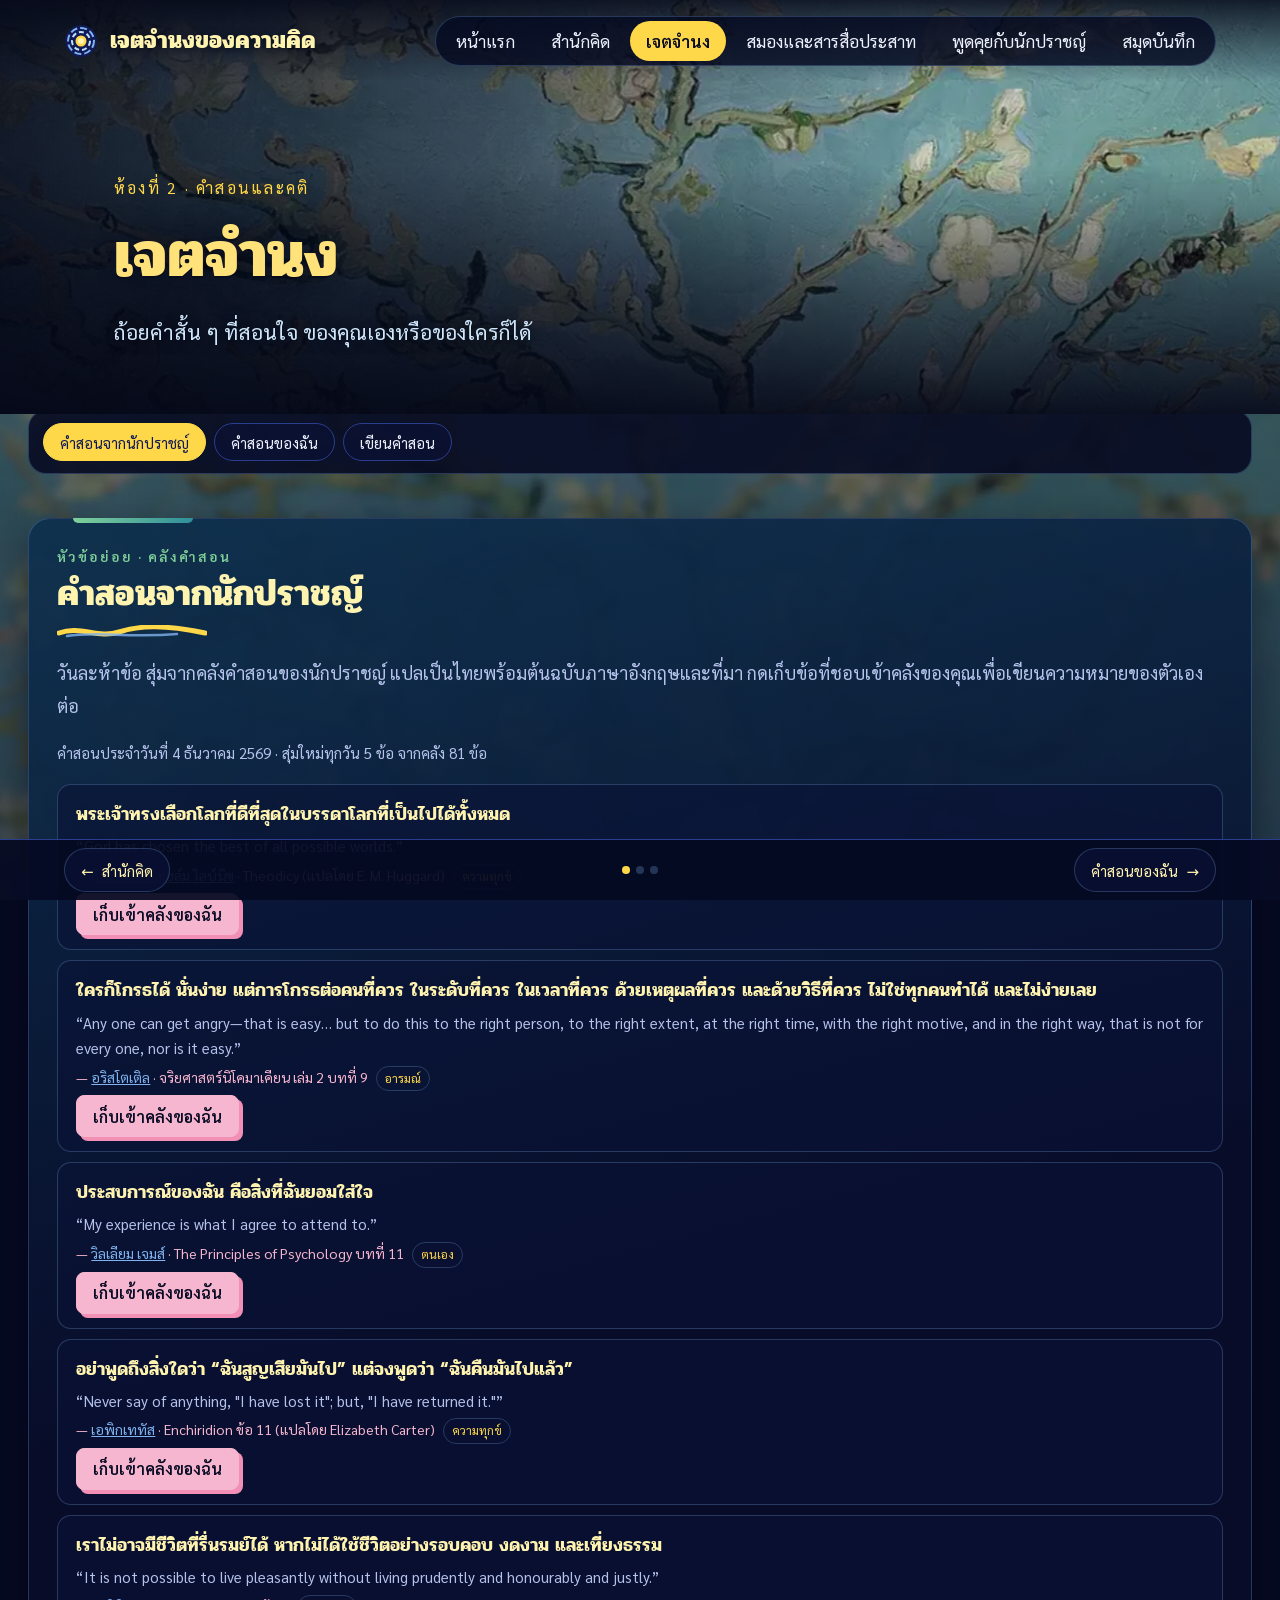
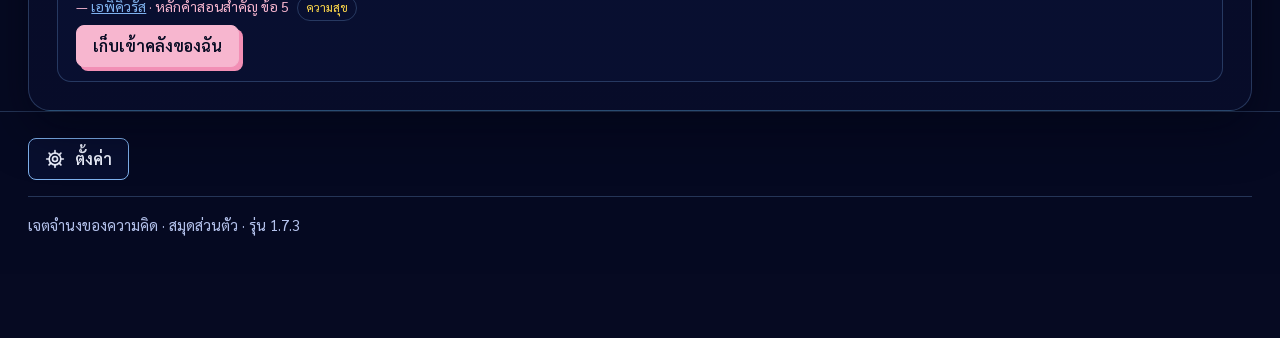
<file: poems.html>
<!doctype html>
<html lang="th">
<head>
<meta charset="utf-8">
<meta name="viewport" content="width=device-width,initial-scale=1,viewport-fit=cover">
<title>เจตจำนง · เจตจำนงของความคิด</title>
<meta name="description" content="คำสอนและคติสอนใจ เขียนเก็บไว้ ใส่ผู้แต่ง ผูกกับหลักคำสอน และให้นักปราชญ์อ่าน">
<meta name="theme-color" content="#060a22">
<link rel="manifest" href="manifest.webmanifest">
<link rel="icon" href="img/icon.svg" type="image/svg+xml">
<link rel="apple-touch-icon" href="img/icon-192.png">
<link rel="stylesheet" href="css/style.css">
</head>
<body data-page="poems" data-hashzone="1">
<div class="bgfx tone" aria-hidden="true"><img src="img/art/almond-bg.webp" alt=""></div>
<header class="top">
<a class="brand" href="index.html"><svg width="34" height="34" viewBox="0 0 34 34" aria-hidden="true"><circle cx="17" cy="17" r="16" fill="#101a55"/><circle cx="17" cy="17" r="13" fill="none" stroke="#7fb2ee" stroke-width="2" stroke-dasharray="7 3"/><circle cx="17" cy="17" r="9" fill="none" stroke="#bfe1ff" stroke-width="2" stroke-dasharray="5 3"/><circle cx="17" cy="17" r="5.5" fill="#ffd84a"/><circle cx="17" cy="17" r="3" fill="#fff3b0"/></svg><span>เจตจำนงของความคิด</span></a>
<nav class="nav" aria-label="หน้าแรกและห้องทั้งห้า"><a href="index.html">หน้าแรก</a><a href="schools.html">สำนักคิด</a><a href="poems.html" aria-current="page">เจตจำนง</a><a href="brain.html">สมองและสารสื่อประสาท</a><a href="sages.html">พูดคุยกับนักปราชญ์</a><a href="notebook.html">สมุดบันทึก</a></nav>
</header>
<section class="banner art art-almond">
<picture><source media="(max-width:760px)" srcset="img/art/almond-tall.webp"><img src="img/art/almond-wide.webp" alt="" width="1920" height="800"></picture>
<div class="copy">
<p class="kicker">ห้องที่ 2 · คำสอนและคติ</p>
<h1>เจตจำนง</h1>
<p class="lede">ถ้อยคำสั้น ๆ ที่สอนใจ ของคุณเองหรือของใครก็ได้</p>
</div>
</section>
<div class="backbar wrap"><a class="btn ghost sm" href="index.html" data-back><svg viewBox="0 0 24 24" fill="none" stroke="currentColor" stroke-width="2" stroke-linecap="round" stroke-linejoin="round" aria-hidden="true"><path d="M15 5l-7 7 7 7"/></svg>ย้อนกลับ</a><a class="chip sm" href="index.html"><svg viewBox="0 0 24 24" fill="none" stroke="currentColor" stroke-width="2" stroke-linecap="round" stroke-linejoin="round" aria-hidden="true"><path d="M3 11l9-7 9 7"/><path d="M5 10v10h14V10"/><path d="M10 20v-6h4v6"/></svg>หน้าแรก</a></div>
<main class="stack wrap">
<nav class="subnav" aria-label="หัวข้อย่อย"><button class="chip" type="button" data-jump="lib">คำสอนจากนักปราชญ์</button><button class="chip" type="button" data-jump="mine">คำสอนของฉัน</button><button class="chip" type="button" data-jump="write">เขียนคำสอน</button></nav>
<section class="layer water" id="lib">
<div class="lhead"><div><p class="eyebrow">หัวข้อย่อย · คลังคำสอน</p><h2 class="h2">คำสอนจากนักปราชญ์</h2><svg class="brush" viewBox="0 0 150 14" aria-hidden="true"><path d="M2 8 C 24 0, 40 14, 62 7 S 108 0, 148 8" fill="none" stroke="currentColor" stroke-width="5" stroke-linecap="round"/><path d="M10 11 C 40 6, 70 13, 120 9" fill="none" stroke="#7fb2ee" stroke-width="2.5" stroke-linecap="round" opacity=".8"/></svg></div></div>
<p class="muted">วันละห้าข้อ สุ่มจากคลังคำสอนของนักปราชญ์ แปลเป็นไทยพร้อมต้นฉบับภาษาอังกฤษและที่มา กดเก็บข้อที่ชอบเข้าคลังของคุณเพื่อเขียนความหมายของตัวเองต่อ</p>
<div id="qfilter"></div>
<div id="qlib"></div>
</section>
<section class="layer lilac" id="mine">
<div class="lhead"><div><p class="eyebrow">หัวข้อย่อย · คลัง</p><h2 class="h2">คำสอนและคติของฉัน</h2><svg class="brush" viewBox="0 0 150 14" aria-hidden="true"><path d="M2 8 C 24 0, 40 14, 62 7 S 108 0, 148 8" fill="none" stroke="currentColor" stroke-width="5" stroke-linecap="round"/><path d="M10 11 C 40 6, 70 13, 120 9" fill="none" stroke="#7fb2ee" stroke-width="2.5" stroke-linecap="round" opacity=".8"/></svg></div><button class="btn lily sm" type="button" id="p-new"><svg viewBox="0 0 24 24" fill="none" stroke="currentColor" stroke-width="2" stroke-linecap="round" stroke-linejoin="round" aria-hidden="true"><path d="M12 5v14M5 12h14"/></svg>เขียนใหม่</button></div>
<div class="tools"><label class="sr" for="pq">ค้นหาคำสอน</label><input class="search" id="pq" type="search" placeholder="ค้นหาคำสอน ผู้แต่ง หรือหลักคำสอนที่ผูกไว้" autocomplete="off"></div>
<p class="count" id="pcount" aria-live="polite"></p>
<div id="plist"></div>
</section>
<section class="layer" id="write">
<div class="lhead"><div><p class="eyebrow">หัวข้อย่อย · เขียน</p><h2 class="h2"><span id="p-mode">เขียนคำสอนใหม่</span></h2><svg class="brush" viewBox="0 0 150 14" aria-hidden="true"><path d="M2 8 C 24 0, 40 14, 62 7 S 108 0, 148 8" fill="none" stroke="currentColor" stroke-width="5" stroke-linecap="round"/><path d="M10 11 C 40 6, 70 13, 120 9" fill="none" stroke="#7fb2ee" stroke-width="2.5" stroke-linecap="round" opacity=".8"/></svg></div></div>
<div class="field"><label for="p-text">คำสอนหรือคติ</label><textarea class="poemin" id="p-text" placeholder="เขียนสั้น ๆ ได้เลย ไม่ต้องมีแบบแผน เช่น น้ำไม่สู้หิน แต่หินแพ้น้ำ"></textarea></div>
<div class="split">
<div class="field"><label for="p-author">ผู้แต่ง (ไม่ใส่ก็ได้)</label><input class="text" id="p-author" type="text" placeholder="เช่น ฉันเอง ยาย หรือชื่อผู้แต่ง" autocomplete="off" list="p-authors"><datalist id="p-authors"></datalist></div>
<div class="field"><label for="p-link">ผูกกับหลักคำสอนของ (ไม่ใส่ก็ได้)</label><select class="text" id="p-link"></select></div>
</div>
<div class="field"><label for="p-meaning">ความหมายสำหรับฉัน (ไม่ใส่ก็ได้)</label><textarea class="low" id="p-meaning" placeholder="คำนี้สอนอะไรฉัน ใช้กับเรื่องไหนในชีวิต"></textarea></div>
<div class="btnrow">
<button class="btn lily" type="button" id="p-save"><svg viewBox="0 0 24 24" fill="none" stroke="currentColor" stroke-width="2" stroke-linecap="round" stroke-linejoin="round" aria-hidden="true"><path d="M5 3h11l3 3v15H5z"/><path d="M8 3v6h8V3M8 21v-7h8v7"/></svg>บันทึก</button>
<button class="btn warn" type="button" id="p-del" hidden>ลบ</button>
</div>
<p class="status" id="p-status" aria-live="polite"></p>
<div class="askrow">
<div class="field"><label for="p-reader">ให้นักปราชญ์อ่านคำนี้</label><select class="text" id="p-reader"></select></div>
<button class="btn ghost" type="button" id="p-ask"><svg viewBox="0 0 24 24" fill="none" stroke="currentColor" stroke-width="2" stroke-linecap="round" stroke-linejoin="round" aria-hidden="true"><path d="M4 5h16v11H9l-5 4z"/><path d="M8 9h8M8 12h5"/></svg>ไปคุยต่อ</button>
</div>
<p class="note">เก็บได้ทั้งคำของคุณเองและคำของผู้อื่น ใส่ชื่อผู้แต่งไว้เมื่อรู้ ถ้าเป็นงานที่ยังมีลิขสิทธิ์ ควรเก็บเฉพาะวลีสั้น ๆ</p>
</section>
</main>
<footer>
<div class="wrap foot">
<div class="footset">
<a class="btn ghost sm" href="settings.html"><svg viewBox="0 0 24 24" fill="none" stroke="currentColor" stroke-width="2" stroke-linecap="round" stroke-linejoin="round" aria-hidden="true"><circle cx="12" cy="12" r="3"/><path d="M12 2v3M12 19v3M2 12h3M19 12h3M4.9 4.9 7 7M17 17l2.1 2.1M19.1 4.9 17 7M7 17l-2.1 2.1"/><circle cx="12" cy="12" r="7"/></svg>ตั้งค่า</a>
</div>
<div class="footmeta"><span>เจตจำนงของความคิด · สมุดส่วนตัว · <span data-ver></span></span></div>
</div>
</footer>
<nav class="tabs" aria-label="หน้าแรกและห้องทั้งห้า"><a href="index.html"><svg viewBox="0 0 24 24" fill="none" stroke="currentColor" stroke-width="2" stroke-linecap="round" stroke-linejoin="round" aria-hidden="true"><path d="M3 11l9-7 9 7"/><path d="M5 10v10h14V10"/><path d="M10 20v-6h4v6"/></svg><span>หน้าแรก</span></a><a href="schools.html"><svg viewBox="0 0 24 24" fill="none" stroke="currentColor" stroke-width="2" stroke-linecap="round" stroke-linejoin="round" aria-hidden="true"><circle cx="12" cy="12" r="3"/><path d="M12 3v3M12 18v3M3 12h3M18 12h3M5.6 5.6l2.1 2.1M16.3 16.3l2.1 2.1M18.4 5.6l-2.1 2.1M7.7 16.3l-2.1 2.1"/></svg><span>สำนักคิด</span></a><a href="poems.html" aria-current="page"><svg viewBox="0 0 24 24" fill="none" stroke="currentColor" stroke-width="2" stroke-linecap="round" stroke-linejoin="round" aria-hidden="true"><path d="M20 4c-6 0-11 4-13 11l-2 5"/><path d="M7 15c3 0 6-1 8-4"/><path d="M20 4c0 5-2 9-6 11"/></svg><span>เจตจำนง</span></a><a href="brain.html"><svg viewBox="0 0 24 24" fill="none" stroke="currentColor" stroke-width="2" stroke-linecap="round" stroke-linejoin="round" aria-hidden="true"><path d="M4 12c0-4 3-7 8-7s8 3 8 7c0 3-2 5-5 5h-1c-1 2-2 3-4 3 0-2 0-3-1-3-3 0-5-2-5-5z"/><path d="M9 9c2 0 3 1 3 3M14 8c0 2 1 3 3 3"/></svg><span>สมอง</span></a><a href="sages.html"><svg viewBox="0 0 24 24" fill="none" stroke="currentColor" stroke-width="2" stroke-linecap="round" stroke-linejoin="round" aria-hidden="true"><path d="M4 5h16v11H9l-5 4z"/><path d="M8 9h8M8 12h5"/></svg><span>นักปราชญ์</span></a><a href="notebook.html"><svg viewBox="0 0 24 24" fill="none" stroke="currentColor" stroke-width="2" stroke-linecap="round" stroke-linejoin="round" aria-hidden="true"><path d="M6 3h12a1 1 0 0 1 1 1v16a1 1 0 0 1-1 1H6z"/><path d="M6 3v18M10 8h5M10 12h5"/></svg><span>สมุด</span></a></nav>
<script src="js/data.js"></script><script src="js/sages.js"></script><script src="js/ai.js"></script><script src="js/ink.js"></script><script src="js/app.js"></script><script src="js/quotes.js"></script>
</body>
</html>
</file>
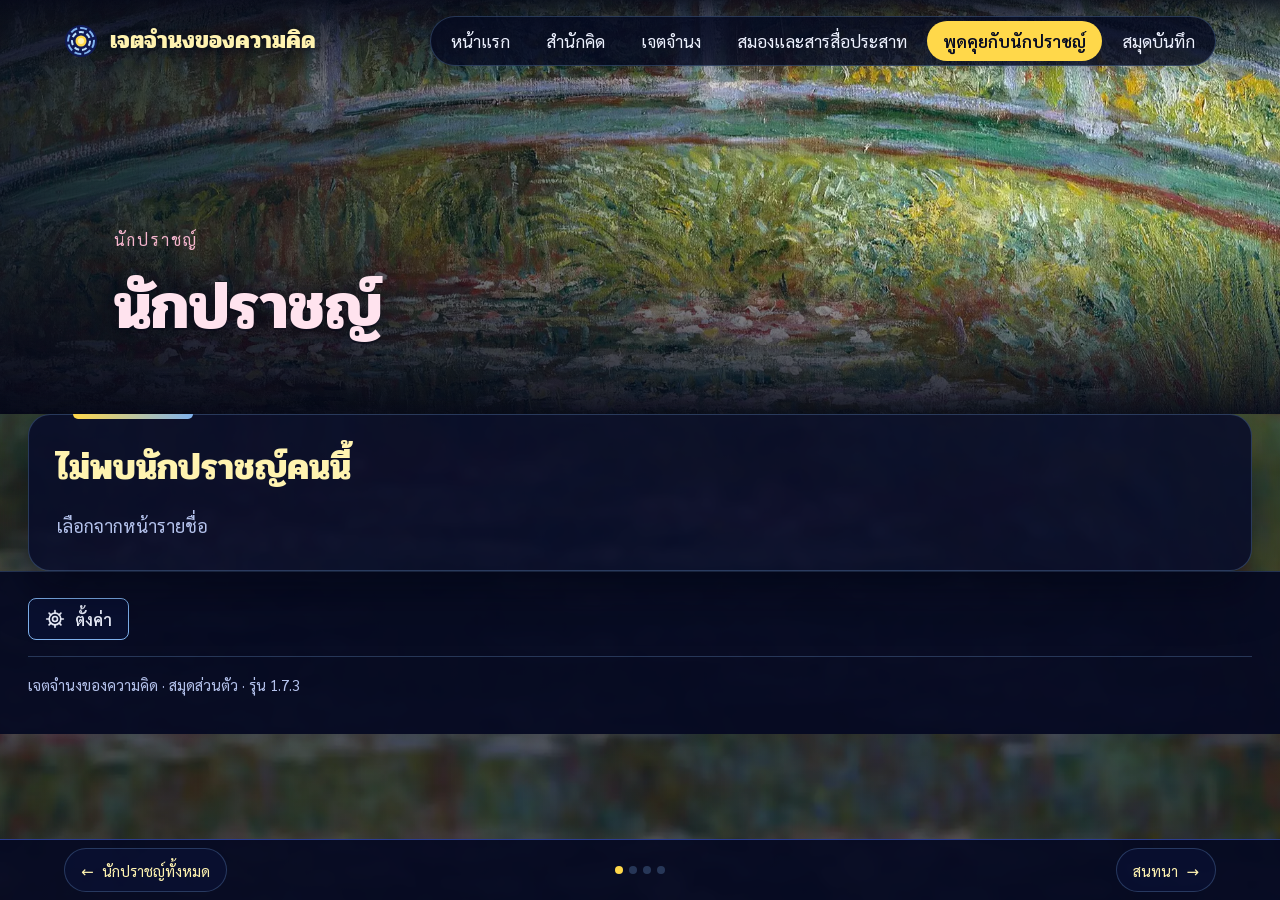
<file: sage.html>
<!doctype html>
<html lang="th">
<head>
<meta charset="utf-8">
<meta name="viewport" content="width=device-width,initial-scale=1,viewport-fit=cover">
<title>นักปราชญ์ · เจตจำนงของความคิด</title>
<meta name="description" content="หลักคำสอนและการสนทนากับนักปราชญ์">
<meta name="theme-color" content="#060a22">
<link rel="manifest" href="manifest.webmanifest">
<link rel="icon" href="img/icon.svg" type="image/svg+xml">
<link rel="apple-touch-icon" href="img/icon-192.png">
<link rel="stylesheet" href="css/style.css">
</head>
<body data-page="sage" data-hashzone="0">
<div class="bgfx tone" aria-hidden="true"><img src="img/art/bridge-bg.webp" alt=""></div>
<header class="top">
<a class="brand" href="index.html"><svg width="34" height="34" viewBox="0 0 34 34" aria-hidden="true"><circle cx="17" cy="17" r="16" fill="#101a55"/><circle cx="17" cy="17" r="13" fill="none" stroke="#7fb2ee" stroke-width="2" stroke-dasharray="7 3"/><circle cx="17" cy="17" r="9" fill="none" stroke="#bfe1ff" stroke-width="2" stroke-dasharray="5 3"/><circle cx="17" cy="17" r="5.5" fill="#ffd84a"/><circle cx="17" cy="17" r="3" fill="#fff3b0"/></svg><span>เจตจำนงของความคิด</span></a>
<nav class="nav" aria-label="หน้าแรกและห้องทั้งห้า"><a href="index.html">หน้าแรก</a><a href="schools.html">สำนักคิด</a><a href="poems.html">เจตจำนง</a><a href="brain.html">สมองและสารสื่อประสาท</a><a href="sages.html" aria-current="page">พูดคุยกับนักปราชญ์</a><a href="notebook.html">สมุดบันทึก</a></nav>
</header>
<section class="banner art art-bridge">
<picture><source media="(max-width:760px)" srcset="img/art/bridge-tall.webp"><img src="img/art/bridge-wide.webp" alt="" width="1920" height="800"></picture>
<div class="copy">
<p class="kicker"><span id="s-years">นักปราชญ์</span></p>
<h1><span id="s-name">นักปราชญ์</span></h1>

</div>
</section>
<div class="backbar wrap"><a class="btn ghost sm" href="sages.html" data-back><svg viewBox="0 0 24 24" fill="none" stroke="currentColor" stroke-width="2" stroke-linecap="round" stroke-linejoin="round" aria-hidden="true"><path d="M15 5l-7 7 7 7"/></svg>ย้อนกลับ</a><a class="chip sm" href="index.html"><svg viewBox="0 0 24 24" fill="none" stroke="currentColor" stroke-width="2" stroke-linecap="round" stroke-linejoin="round" aria-hidden="true"><path d="M3 11l9-7 9 7"/><path d="M5 10v10h14V10"/><path d="M10 20v-6h4v6"/></svg>หน้าแรก</a><a class="chip sm" href="sages.html">นักปราชญ์ทั้งหมด</a></div>
<main class="stack wrap">
<section class="layer" id="snf" hidden><h2 class="h2">ไม่พบนักปราชญ์คนนี้</h2><p class="muted">เลือกจากหน้ารายชื่อ</p></section>
<div class="stack" id="sok" style="padding:0">
<nav class="subnav" aria-label="หัวข้อย่อย"><button class="chip" type="button" data-jump="teach">หลักคำสอน</button><button class="chip" type="button" data-jump="chat">สนทนา</button><button class="chip" type="button" data-jump="mine">การตีความของฉัน</button><button class="chip" type="button" data-jump="behind">เบื้องหลังการจำลอง</button></nav>
<section class="layer lilac" id="teach">
<div class="shead">
<span class="num xl" data-s="lily" id="s-medal" aria-hidden="true"></span>
<div><p class="eyebrow">หัวใจ · หลักคำสอน</p><h2 class="h2" id="s-th2"></h2><p class="works" id="s-works"></p><div class="chips" id="s-schools" style="margin-top:10px"></div></div>
</div>
<ol class="core" id="s-core"></ol>
<div class="chips" role="tablist" aria-label="แง่มุมของหลักคำสอน" id="t-tabs"></div>
<div class="tbody" id="t-body" role="tabpanel"></div>
</section>
<section class="layer" id="chat">
<div class="lhead"><div><p class="eyebrow">หัวข้อย่อย · สนทนา</p><h2 class="h2"><span id="c-title">สนทนา</span></h2><svg class="brush" viewBox="0 0 150 14" aria-hidden="true"><path d="M2 8 C 24 0, 40 14, 62 7 S 108 0, 148 8" fill="none" stroke="currentColor" stroke-width="5" stroke-linecap="round"/><path d="M10 11 C 40 6, 70 13, 120 9" fill="none" stroke="#7fb2ee" stroke-width="2.5" stroke-linecap="round" opacity=".8"/></svg></div><span class="state" id="c-mode"><i></i></span></div>
<p class="muted small">บันทึกอัตโนมัติ: ทุกข้อความเก็บไว้ในเครื่องนี้ทันที กลับมาคุยต่อได้เสมอ และบันทึกเป็นสำเนาลงสมุดได้</p>
<div class="msgs" id="msgs" aria-live="polite"></div>
<div class="chips" id="starters" role="group" aria-label="คำถามเริ่มต้น"></div>
<div class="field"><label for="c-in">ข้อความของคุณ</label><textarea class="low" id="c-in" placeholder="เล่าเรื่องที่อยากปรึกษา หรือถามเกี่ยวกับหลักคำสอนของเขา (Ctrl+Enter เพื่อส่ง)"></textarea></div>
<div class="btnrow">
<button class="btn lily" id="c-send" type="button"><svg viewBox="0 0 24 24" fill="none" stroke="currentColor" stroke-width="2" stroke-linecap="round" stroke-linejoin="round" aria-hidden="true"><path d="M4 12 20 4l-6 16-3-7z"/></svg>ส่ง</button>
<button class="btn ghost" id="c-tonote" type="button"><svg viewBox="0 0 24 24" fill="none" stroke="currentColor" stroke-width="2" stroke-linecap="round" stroke-linejoin="round" aria-hidden="true"><path d="M5 3h11l3 3v15H5z"/><path d="M8 3v6h8V3M8 21v-7h8v7"/></svg>บันทึกบทสนทนาลงสมุด</button>
<button class="btn ghost" id="c-copy" type="button"><svg viewBox="0 0 24 24" fill="none" stroke="currentColor" stroke-width="2" stroke-linecap="round" stroke-linejoin="round" aria-hidden="true"><rect x="8" y="8" width="12" height="12" rx="2"/><path d="M16 8V5a1 1 0 0 0-1-1H5a1 1 0 0 0-1 1v10a1 1 0 0 0 1 1h3"/></svg>คัดลอกคำสั่งไปใช้กับ AI ใดก็ได้</button>
<button class="btn warn" id="c-clear" type="button">ล้างบทสนทนา</button>
</div>
<p class="status" id="c-status" aria-live="polite"></p>
<div class="field" id="c-promptbox" hidden><label for="c-prompt">คำสั่งสนทนา (คัดลอกทั้งหมดไปวางในแชต AI ที่คุณใช้)</label><textarea class="out" id="c-prompt" readonly></textarea>
<div class="openai-links"><span class="muted small">เปิดแชต:</span><a class="chip sm" href="https://claude.ai/new" target="_blank" rel="noopener">Claude</a><a class="chip sm" href="https://chatgpt.com/" target="_blank" rel="noopener">ChatGPT</a><a class="chip sm" href="https://gemini.google.com/app" target="_blank" rel="noopener">Gemini</a><a class="chip sm" href="https://copilot.microsoft.com/" target="_blank" rel="noopener">Copilot</a><a class="chip sm" href="https://chat.deepseek.com/" target="_blank" rel="noopener">DeepSeek</a><a class="chip sm" href="https://grok.com/" target="_blank" rel="noopener">Grok</a></div></div>
</section>
<section class="layer dawn" id="mine">
<div class="lhead"><div><p class="eyebrow">หัวข้อย่อย · ของฉันเอง</p><h2 class="h2">การตีความของฉัน</h2><svg class="brush" viewBox="0 0 150 14" aria-hidden="true"><path d="M2 8 C 24 0, 40 14, 62 7 S 108 0, 148 8" fill="none" stroke="currentColor" stroke-width="5" stroke-linecap="round"/><path d="M10 11 C 40 6, 70 13, 120 9" fill="none" stroke="#7fb2ee" stroke-width="2.5" stroke-linecap="round" opacity=".8"/></svg></div></div>
<p class="muted">เขียนว่าคุณเข้าใจหลักคำสอนของคนนี้อย่างไร ข้อความนี้ส่งไปประกอบการสนทนา และรวมไว้ในสมุดบันทึก</p>
<label class="sr" for="s-interp">การตีความของฉันต่อหลักคำสอนนี้</label>
<textarea class="mid" id="s-interp" placeholder="ฉันเข้าใจว่าหลักคำสอนของเขาคือ… สิ่งที่ฉันอยากถามต่อคือ…"></textarea>
<p class="status" id="s-status" aria-live="polite"></p>
</section>
<section class="layer" id="behind">
<details class="more"><summary>เบื้องหลังการจำลอง (ปัจจัยรอง): วิธีพูด วิธีให้คำปรึกษา พฤติกรรม ข้อควรระวัง</summary><div class="pgrid" id="s-behind" style="margin-top:14px"></div></details>
</section>
</div>
</main>
<footer>
<div class="wrap foot">
<div class="footset">
<a class="btn ghost sm" href="settings.html"><svg viewBox="0 0 24 24" fill="none" stroke="currentColor" stroke-width="2" stroke-linecap="round" stroke-linejoin="round" aria-hidden="true"><circle cx="12" cy="12" r="3"/><path d="M12 2v3M12 19v3M2 12h3M19 12h3M4.9 4.9 7 7M17 17l2.1 2.1M19.1 4.9 17 7M7 17l-2.1 2.1"/><circle cx="12" cy="12" r="7"/></svg>ตั้งค่า</a>
</div>
<div class="footmeta"><span>เจตจำนงของความคิด · สมุดส่วนตัว · <span data-ver></span></span></div>
</div>
</footer>
<nav class="tabs" aria-label="หน้าแรกและห้องทั้งห้า"><a href="index.html"><svg viewBox="0 0 24 24" fill="none" stroke="currentColor" stroke-width="2" stroke-linecap="round" stroke-linejoin="round" aria-hidden="true"><path d="M3 11l9-7 9 7"/><path d="M5 10v10h14V10"/><path d="M10 20v-6h4v6"/></svg><span>หน้าแรก</span></a><a href="schools.html"><svg viewBox="0 0 24 24" fill="none" stroke="currentColor" stroke-width="2" stroke-linecap="round" stroke-linejoin="round" aria-hidden="true"><circle cx="12" cy="12" r="3"/><path d="M12 3v3M12 18v3M3 12h3M18 12h3M5.6 5.6l2.1 2.1M16.3 16.3l2.1 2.1M18.4 5.6l-2.1 2.1M7.7 16.3l-2.1 2.1"/></svg><span>สำนักคิด</span></a><a href="poems.html"><svg viewBox="0 0 24 24" fill="none" stroke="currentColor" stroke-width="2" stroke-linecap="round" stroke-linejoin="round" aria-hidden="true"><path d="M20 4c-6 0-11 4-13 11l-2 5"/><path d="M7 15c3 0 6-1 8-4"/><path d="M20 4c0 5-2 9-6 11"/></svg><span>เจตจำนง</span></a><a href="brain.html"><svg viewBox="0 0 24 24" fill="none" stroke="currentColor" stroke-width="2" stroke-linecap="round" stroke-linejoin="round" aria-hidden="true"><path d="M4 12c0-4 3-7 8-7s8 3 8 7c0 3-2 5-5 5h-1c-1 2-2 3-4 3 0-2 0-3-1-3-3 0-5-2-5-5z"/><path d="M9 9c2 0 3 1 3 3M14 8c0 2 1 3 3 3"/></svg><span>สมอง</span></a><a href="sages.html" aria-current="page"><svg viewBox="0 0 24 24" fill="none" stroke="currentColor" stroke-width="2" stroke-linecap="round" stroke-linejoin="round" aria-hidden="true"><path d="M4 5h16v11H9l-5 4z"/><path d="M8 9h8M8 12h5"/></svg><span>นักปราชญ์</span></a><a href="notebook.html"><svg viewBox="0 0 24 24" fill="none" stroke="currentColor" stroke-width="2" stroke-linecap="round" stroke-linejoin="round" aria-hidden="true"><path d="M6 3h12a1 1 0 0 1 1 1v16a1 1 0 0 1-1 1H6z"/><path d="M6 3v18M10 8h5M10 12h5"/></svg><span>สมุด</span></a></nav>
<script src="js/data.js"></script><script src="js/sages.js"></script><script src="js/ai.js"></script><script src="js/ink.js"></script><script src="js/app.js"></script>
</body>
</html>
</file>
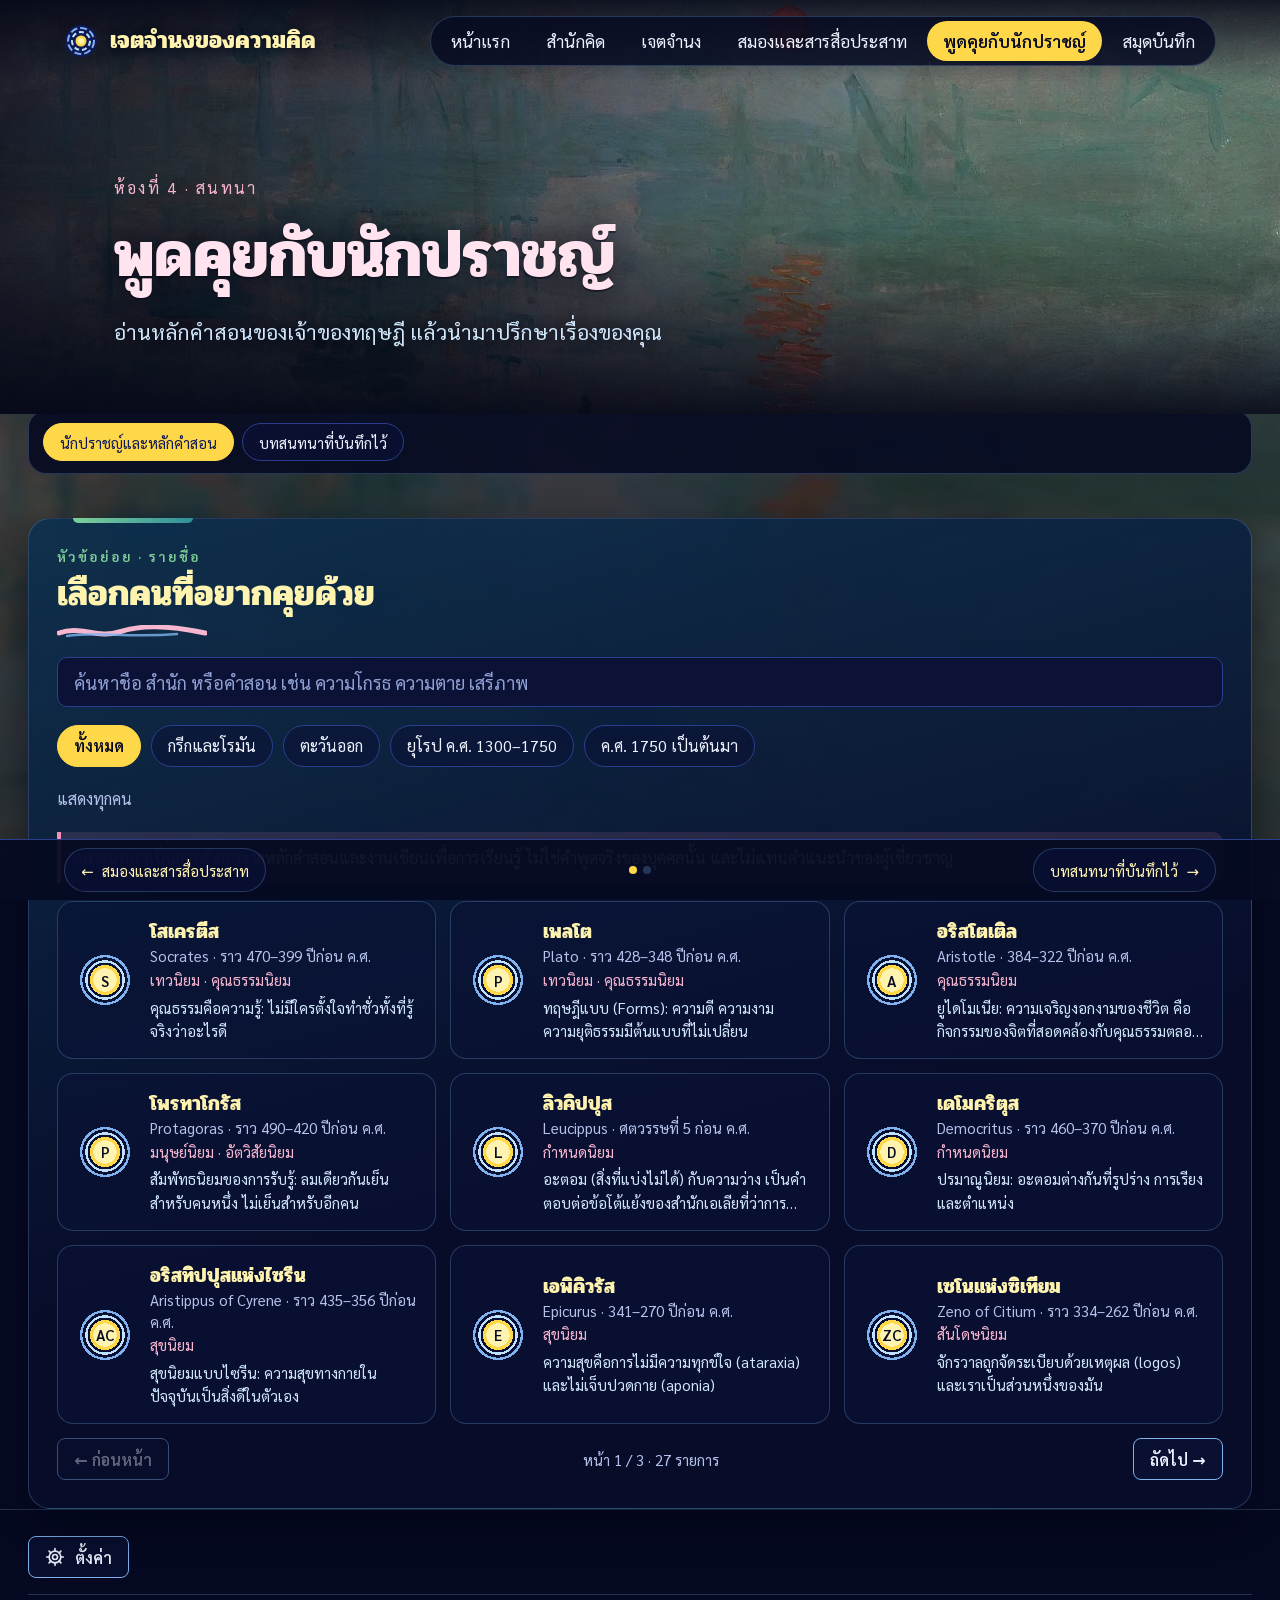
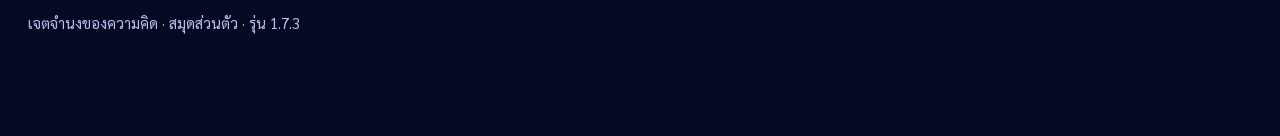
<file: sages.html>
<!doctype html>
<html lang="th">
<head>
<meta charset="utf-8">
<meta name="viewport" content="width=device-width,initial-scale=1,viewport-fit=cover">
<title>พูดคุยกับนักปราชญ์ · เจตจำนงของความคิด</title>
<meta name="description" content="เจ้าของทฤษฎี หลักคำสอนของแต่ละคน และการสนทนา">
<meta name="theme-color" content="#060a22">
<link rel="manifest" href="manifest.webmanifest">
<link rel="icon" href="img/icon.svg" type="image/svg+xml">
<link rel="apple-touch-icon" href="img/icon-192.png">
<link rel="stylesheet" href="css/style.css">
</head>
<body data-page="sages" data-hashzone="1">
<div class="bgfx tone" aria-hidden="true"><img src="img/art/sunrise-bg.webp" alt=""></div>
<header class="top">
<a class="brand" href="index.html"><svg width="34" height="34" viewBox="0 0 34 34" aria-hidden="true"><circle cx="17" cy="17" r="16" fill="#101a55"/><circle cx="17" cy="17" r="13" fill="none" stroke="#7fb2ee" stroke-width="2" stroke-dasharray="7 3"/><circle cx="17" cy="17" r="9" fill="none" stroke="#bfe1ff" stroke-width="2" stroke-dasharray="5 3"/><circle cx="17" cy="17" r="5.5" fill="#ffd84a"/><circle cx="17" cy="17" r="3" fill="#fff3b0"/></svg><span>เจตจำนงของความคิด</span></a>
<nav class="nav" aria-label="หน้าแรกและห้องทั้งห้า"><a href="index.html">หน้าแรก</a><a href="schools.html">สำนักคิด</a><a href="poems.html">เจตจำนง</a><a href="brain.html">สมองและสารสื่อประสาท</a><a href="sages.html" aria-current="page">พูดคุยกับนักปราชญ์</a><a href="notebook.html">สมุดบันทึก</a></nav>
</header>
<section class="banner art art-sunrise">
<picture><source media="(max-width:760px)" srcset="img/art/sunrise-tall.webp"><img src="img/art/sunrise-wide.webp" alt="" width="1920" height="800"></picture>
<div class="copy">
<p class="kicker">ห้องที่ 4 · สนทนา</p>
<h1>พูดคุยกับนักปราชญ์</h1>
<p class="lede">อ่านหลักคำสอนของเจ้าของทฤษฎี แล้วนำมาปรึกษาเรื่องของคุณ</p>
</div>
</section>
<div class="backbar wrap"><a class="btn ghost sm" href="index.html" data-back><svg viewBox="0 0 24 24" fill="none" stroke="currentColor" stroke-width="2" stroke-linecap="round" stroke-linejoin="round" aria-hidden="true"><path d="M15 5l-7 7 7 7"/></svg>ย้อนกลับ</a><a class="chip sm" href="index.html"><svg viewBox="0 0 24 24" fill="none" stroke="currentColor" stroke-width="2" stroke-linecap="round" stroke-linejoin="round" aria-hidden="true"><path d="M3 11l9-7 9 7"/><path d="M5 10v10h14V10"/><path d="M10 20v-6h4v6"/></svg>หน้าแรก</a></div>
<main class="stack wrap">
<nav class="subnav" aria-label="หัวข้อย่อย"><button class="chip" type="button" data-jump="who">นักปราชญ์และหลักคำสอน</button><button class="chip" type="button" data-jump="saved">บทสนทนาที่บันทึกไว้</button></nav>
<section class="layer water" id="who">
<div class="lhead"><div><p class="eyebrow">หัวข้อย่อย · รายชื่อ</p><h2 class="h2">เลือกคนที่อยากคุยด้วย</h2><svg class="brush" viewBox="0 0 150 14" aria-hidden="true"><path d="M2 8 C 24 0, 40 14, 62 7 S 108 0, 148 8" fill="none" stroke="currentColor" stroke-width="5" stroke-linecap="round"/><path d="M10 11 C 40 6, 70 13, 120 9" fill="none" stroke="#7fb2ee" stroke-width="2.5" stroke-linecap="round" opacity=".8"/></svg></div></div>
<div class="tools"><label class="sr" for="sq">ค้นหานักปราชญ์หรือหลักคำสอน</label><input class="search" id="sq" type="search" placeholder="ค้นหาชื่อ สำนัก หรือคำสอน เช่น ความโกรธ ความตาย เสรีภาพ" autocomplete="off"></div>
<div class="chips" role="group" aria-label="กรองตามยุค">
<button class="chip" type="button" data-g="all" aria-pressed="true">ทั้งหมด</button>
<button class="chip" type="button" data-g="greek" aria-pressed="false">กรีกและโรมัน</button>
<button class="chip" type="button" data-g="east" aria-pressed="false">ตะวันออก</button>
<button class="chip" type="button" data-g="early" aria-pressed="false">ยุโรป ค.ศ. 1300–1750</button>
<button class="chip" type="button" data-g="modern" aria-pressed="false">ค.ศ. 1750 เป็นต้นมา</button>
</div>
<p class="count" id="scount" aria-live="polite"></p>
<p class="note pink">บทสนทนาเป็นการจำลองจากหลักคำสอนและงานเขียนเพื่อการเรียนรู้ ไม่ใช่คำพูดจริงของบุคคลนั้น และไม่แทนคำแนะนำของผู้เชี่ยวชาญ</p>
<div id="slist"></div>
</section>
<section class="layer lilac" id="saved">
<div class="lhead"><div><p class="eyebrow">หัวข้อย่อย · บันทึกไว้</p><h2 class="h2">บทสนทนาที่บันทึกไว้</h2><svg class="brush" viewBox="0 0 150 14" aria-hidden="true"><path d="M2 8 C 24 0, 40 14, 62 7 S 108 0, 148 8" fill="none" stroke="currentColor" stroke-width="5" stroke-linecap="round"/><path d="M10 11 C 40 6, 70 13, 120 9" fill="none" stroke="#7fb2ee" stroke-width="2.5" stroke-linecap="round" opacity=".8"/></svg></div></div>
<p class="muted">ทุกข้อความที่คุยกับนักปราชญ์บันทึกเองในเครื่องนี้ กดเพื่อคุยต่อจากเดิม สำเนาที่บันทึกลงสมุดอยู่ที่ <a href="notebook.html#chats">สมุดบันทึก → บทสนทนา</a></p>
<div id="savedlist"></div>
</section>
</main>
<footer>
<div class="wrap foot">
<div class="footset">
<a class="btn ghost sm" href="settings.html"><svg viewBox="0 0 24 24" fill="none" stroke="currentColor" stroke-width="2" stroke-linecap="round" stroke-linejoin="round" aria-hidden="true"><circle cx="12" cy="12" r="3"/><path d="M12 2v3M12 19v3M2 12h3M19 12h3M4.9 4.9 7 7M17 17l2.1 2.1M19.1 4.9 17 7M7 17l-2.1 2.1"/><circle cx="12" cy="12" r="7"/></svg>ตั้งค่า</a>
</div>
<div class="footmeta"><span>เจตจำนงของความคิด · สมุดส่วนตัว · <span data-ver></span></span></div>
</div>
</footer>
<nav class="tabs" aria-label="หน้าแรกและห้องทั้งห้า"><a href="index.html"><svg viewBox="0 0 24 24" fill="none" stroke="currentColor" stroke-width="2" stroke-linecap="round" stroke-linejoin="round" aria-hidden="true"><path d="M3 11l9-7 9 7"/><path d="M5 10v10h14V10"/><path d="M10 20v-6h4v6"/></svg><span>หน้าแรก</span></a><a href="schools.html"><svg viewBox="0 0 24 24" fill="none" stroke="currentColor" stroke-width="2" stroke-linecap="round" stroke-linejoin="round" aria-hidden="true"><circle cx="12" cy="12" r="3"/><path d="M12 3v3M12 18v3M3 12h3M18 12h3M5.6 5.6l2.1 2.1M16.3 16.3l2.1 2.1M18.4 5.6l-2.1 2.1M7.7 16.3l-2.1 2.1"/></svg><span>สำนักคิด</span></a><a href="poems.html"><svg viewBox="0 0 24 24" fill="none" stroke="currentColor" stroke-width="2" stroke-linecap="round" stroke-linejoin="round" aria-hidden="true"><path d="M20 4c-6 0-11 4-13 11l-2 5"/><path d="M7 15c3 0 6-1 8-4"/><path d="M20 4c0 5-2 9-6 11"/></svg><span>เจตจำนง</span></a><a href="brain.html"><svg viewBox="0 0 24 24" fill="none" stroke="currentColor" stroke-width="2" stroke-linecap="round" stroke-linejoin="round" aria-hidden="true"><path d="M4 12c0-4 3-7 8-7s8 3 8 7c0 3-2 5-5 5h-1c-1 2-2 3-4 3 0-2 0-3-1-3-3 0-5-2-5-5z"/><path d="M9 9c2 0 3 1 3 3M14 8c0 2 1 3 3 3"/></svg><span>สมอง</span></a><a href="sages.html" aria-current="page"><svg viewBox="0 0 24 24" fill="none" stroke="currentColor" stroke-width="2" stroke-linecap="round" stroke-linejoin="round" aria-hidden="true"><path d="M4 5h16v11H9l-5 4z"/><path d="M8 9h8M8 12h5"/></svg><span>นักปราชญ์</span></a><a href="notebook.html"><svg viewBox="0 0 24 24" fill="none" stroke="currentColor" stroke-width="2" stroke-linecap="round" stroke-linejoin="round" aria-hidden="true"><path d="M6 3h12a1 1 0 0 1 1 1v16a1 1 0 0 1-1 1H6z"/><path d="M6 3v18M10 8h5M10 12h5"/></svg><span>สมุด</span></a></nav>
<script src="js/data.js"></script><script src="js/sages.js"></script><script src="js/ai.js"></script><script src="js/ink.js"></script><script src="js/app.js"></script>
</body>
</html>
</file>
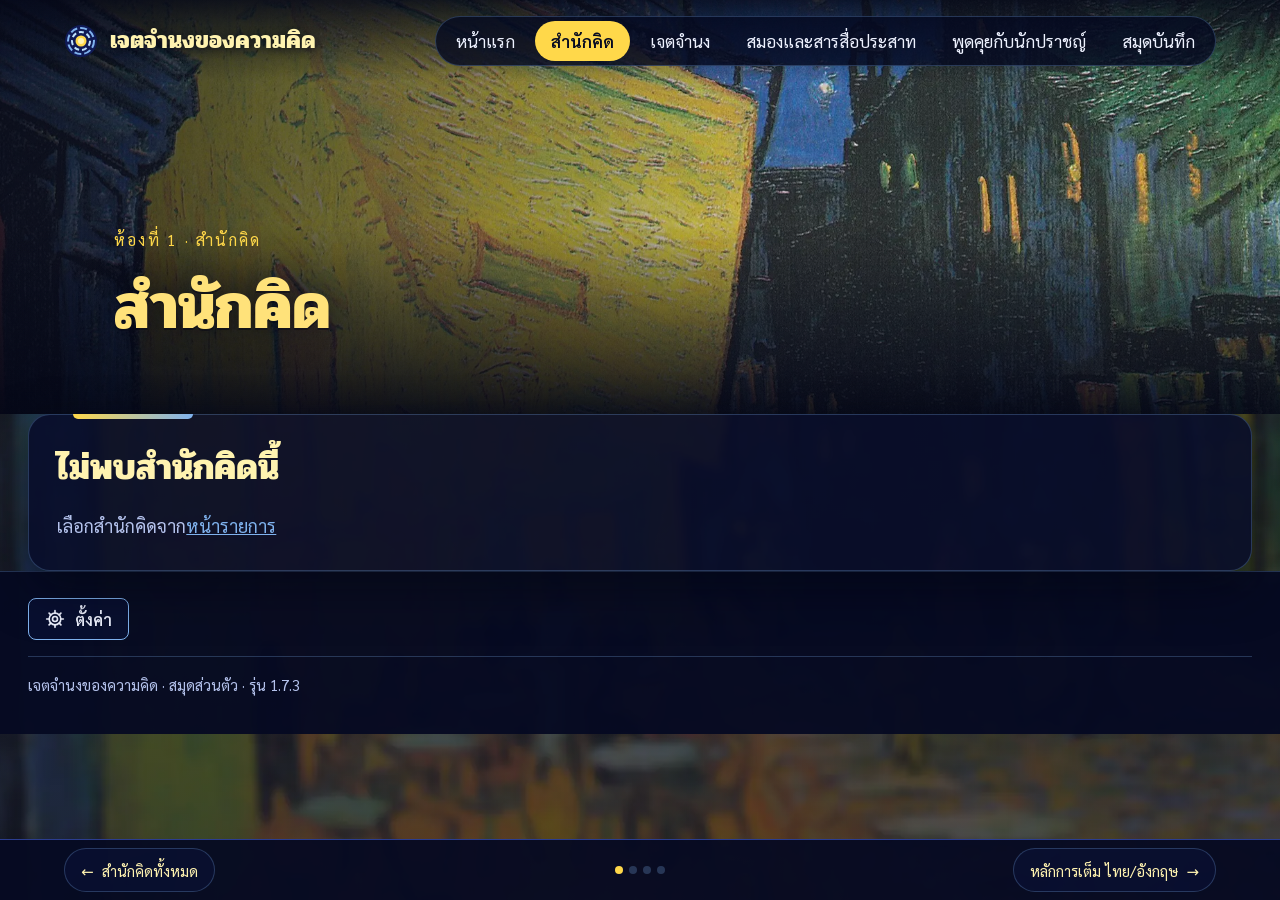
<file: school.html>
<!doctype html>
<html lang="th">
<head>
<meta charset="utf-8">
<meta name="viewport" content="width=device-width,initial-scale=1,viewport-fit=cover">
<title>สำนักคิด · เจตจำนงของความคิด</title>
<meta name="description" content="หลักคำสอน หลักการเต็มไทยและอังกฤษ ตัวบทต้นฉบับพร้อมคำแปล และการตีความของสำนักคิด">
<meta name="theme-color" content="#060a22">
<link rel="manifest" href="manifest.webmanifest">
<link rel="icon" href="img/icon.svg" type="image/svg+xml">
<link rel="apple-touch-icon" href="img/icon-192.png">
<link rel="stylesheet" href="css/style.css">
</head>
<body data-page="school" data-hashzone="0">
<div class="bgfx tone" aria-hidden="true"><img src="img/art/cafe-bg.webp" alt=""></div>
<header class="top">
<a class="brand" href="index.html"><svg width="34" height="34" viewBox="0 0 34 34" aria-hidden="true"><circle cx="17" cy="17" r="16" fill="#101a55"/><circle cx="17" cy="17" r="13" fill="none" stroke="#7fb2ee" stroke-width="2" stroke-dasharray="7 3"/><circle cx="17" cy="17" r="9" fill="none" stroke="#bfe1ff" stroke-width="2" stroke-dasharray="5 3"/><circle cx="17" cy="17" r="5.5" fill="#ffd84a"/><circle cx="17" cy="17" r="3" fill="#fff3b0"/></svg><span>เจตจำนงของความคิด</span></a>
<nav class="nav" aria-label="หน้าแรกและห้องทั้งห้า"><a href="index.html">หน้าแรก</a><a href="schools.html" aria-current="page">สำนักคิด</a><a href="poems.html">เจตจำนง</a><a href="brain.html">สมองและสารสื่อประสาท</a><a href="sages.html">พูดคุยกับนักปราชญ์</a><a href="notebook.html">สมุดบันทึก</a></nav>
</header>
<section class="banner art art-cafe">
<picture><source media="(max-width:760px)" srcset="img/art/cafe-tall.webp"><img src="img/art/cafe-wide.webp" alt="" width="1920" height="800"></picture>
<div class="copy">
<p class="kicker"><span>ห้องที่ 1 · สำนักคิด</span><span id="t-n" hidden></span></p>
<h1><span id="t-name">สำนักคิด</span></h1>

</div>
</section>
<div class="backbar wrap"><a class="btn ghost sm" href="schools.html" data-back><svg viewBox="0 0 24 24" fill="none" stroke="currentColor" stroke-width="2" stroke-linecap="round" stroke-linejoin="round" aria-hidden="true"><path d="M15 5l-7 7 7 7"/></svg>ย้อนกลับ</a><a class="chip sm" href="index.html"><svg viewBox="0 0 24 24" fill="none" stroke="currentColor" stroke-width="2" stroke-linecap="round" stroke-linejoin="round" aria-hidden="true"><path d="M3 11l9-7 9 7"/><path d="M5 10v10h14V10"/><path d="M10 20v-6h4v6"/></svg>หน้าแรก</a><a class="chip sm" href="schools.html">สำนักคิดทั้งหมด</a></div>
<main class="stack wrap" id="reader">
<section class="layer" id="nf" hidden><h2 class="h2">ไม่พบสำนักคิดนี้</h2><p class="muted">เลือกสำนักคิดจาก<a href="schools.html">หน้ารายการ</a></p></section>
<div class="stack" id="ok" style="padding:0">
<nav class="subnav" aria-label="หัวข้อย่อย"><button class="chip" type="button" data-jump="teach">หลักคำสอน</button><button class="chip" type="button" data-jump="prin">หลักการเต็ม ไทย/อังกฤษ</button><button class="chip" type="button" data-jump="src">ตัวบทต้นฉบับและคำแปล</button><button class="chip" type="button" data-jump="mine">สรุปและการตีความของฉัน</button></nav>
<section class="layer lilac" id="teach">
<div class="lhead"><div><p class="eyebrow">หัวใจ · หลักคำสอนของสำนัก</p><h2 class="h2"><span id="t-name2">หลักคำสอน</span></h2><svg class="brush" viewBox="0 0 150 14" aria-hidden="true"><path d="M2 8 C 24 0, 40 14, 62 7 S 108 0, 148 8" fill="none" stroke="currentColor" stroke-width="5" stroke-linecap="round"/><path d="M10 11 C 40 6, 70 13, 120 9" fill="none" stroke="#7fb2ee" stroke-width="2.5" stroke-linecap="round" opacity=".8"/></svg></div></div>
<div class="meta"><span id="t-en"></span></div>
<div class="field"><label for="f-one">หลักคำสอนของสำนักนี้ในประโยคเดียว (ของฉัน)</label><input class="one" id="f-one" type="text" placeholder="สำนักนี้สอนว่า…" autocomplete="off"></div>
<div id="t-teach"></div>
</section>
<section class="layer" id="prin">
<div class="lhead"><div><p class="eyebrow">หัวข้อย่อย · หลักการเต็ม</p><h2 class="h2">หลักการของสำนัก ภาษาไทยและอังกฤษ</h2><svg class="brush" viewBox="0 0 150 14" aria-hidden="true"><path d="M2 8 C 24 0, 40 14, 62 7 S 108 0, 148 8" fill="none" stroke="currentColor" stroke-width="5" stroke-linecap="round"/><path d="M10 11 C 40 6, 70 13, 120 9" fill="none" stroke="#7fb2ee" stroke-width="2.5" stroke-linecap="round" opacity=".8"/></svg></div></div>
<p class="muted">อ่านทีละหน้า เลือกข้อความแล้วกดเน้นสี ขีดเส้นใต้ หรือเขียนโน้ต กดที่ข้อความที่ทำเครื่องหมายไว้เพื่อแก้หรือลบ ทุกอย่างบันทึกเองในเครื่องนี้และรวมไว้ในสมุดบันทึก</p>
<div class="reader" id="prin-reader"></div>
<p class="muted small">หลักการเรียบเรียงใหม่จากงานต้นฉบับของสำนัก เพื่อการศึกษา ไม่ใช่คำแปลตามตัวอักษร</p>
</section>
<section class="layer water" id="src">
<div class="lhead"><div><p class="eyebrow">หัวข้อย่อย · ตัวบทต้นฉบับ</p><h2 class="h2"><span id="src-title">ตัวบทต้นฉบับ</span></h2><svg class="brush" viewBox="0 0 150 14" aria-hidden="true"><path d="M2 8 C 24 0, 40 14, 62 7 S 108 0, 148 8" fill="none" stroke="currentColor" stroke-width="5" stroke-linecap="round"/><path d="M10 11 C 40 6, 70 13, 120 9" fill="none" stroke="#7fb2ee" stroke-width="2.5" stroke-linecap="round" opacity=".8"/></svg></div></div>
<p class="muted" id="src-meta"></p>
<div id="t-warn"></div>
<div class="reader" id="src-reader"><p class="muted">กำลังโหลดตัวบท…</p></div>
<details class="more"><summary>ข้อความที่คุณวางเอง (ต้นฉบับและคำแปลอิสระ)</summary>
<div class="seg" role="group" aria-label="เลือกช่องที่จะเขียน" style="margin-top:12px">
<button class="chip" type="button" data-t="orig" aria-pressed="true">ต้นฉบับ</button>
<button class="chip" type="button" data-t="trans" aria-pressed="false">คำแปล</button>
</div>
<div class="panels">
<div class="panel show" data-tab="orig"><label for="f-orig">ต้นฉบับ</label><textarea id="f-orig" placeholder="วางข้อความต้นฉบับอื่นที่ต้องการอ่านตรงนี้"></textarea></div>
<div class="panel" data-tab="trans"><label for="f-trans">คำแปล</label><textarea id="f-trans" placeholder="คำแปลภาษาไทย"></textarea></div>
</div>
</details>
</section>
<section class="layer dawn" id="mine">
<div class="lhead"><div><p class="eyebrow">หัวข้อย่อย · ของฉันเอง</p><h2 class="h2">สรุปและการตีความของฉัน</h2><svg class="brush" viewBox="0 0 150 14" aria-hidden="true"><path d="M2 8 C 24 0, 40 14, 62 7 S 108 0, 148 8" fill="none" stroke="currentColor" stroke-width="5" stroke-linecap="round"/><path d="M10 11 C 40 6, 70 13, 120 9" fill="none" stroke="#7fb2ee" stroke-width="2.5" stroke-linecap="round" opacity=".8"/></svg></div></div>
<div class="field"><label for="f-sum">สรุปด้วยคำของตัวเอง</label><textarea class="low" id="f-sum" placeholder="สำนักนี้สอนอะไร ให้เหตุผลอย่างไร"></textarea></div>
<div class="field"><label for="f-interp">การตีความของฉัน</label><textarea class="mid" id="f-interp" placeholder="ฉันเข้าใจว่า… ฉันไม่เห็นด้วยตรงที่… ถ้าใช้กับเรื่องของฉัน…"></textarea></div>
<p class="status" id="status" aria-live="polite"></p>
</section>
</div>
</main>
<footer>
<div class="wrap foot">
<div class="footset">
<a class="btn ghost sm" href="settings.html"><svg viewBox="0 0 24 24" fill="none" stroke="currentColor" stroke-width="2" stroke-linecap="round" stroke-linejoin="round" aria-hidden="true"><circle cx="12" cy="12" r="3"/><path d="M12 2v3M12 19v3M2 12h3M19 12h3M4.9 4.9 7 7M17 17l2.1 2.1M19.1 4.9 17 7M7 17l-2.1 2.1"/><circle cx="12" cy="12" r="7"/></svg>ตั้งค่า</a>
</div>
<div class="footmeta"><span>เจตจำนงของความคิด · สมุดส่วนตัว · <span data-ver></span></span></div>
</div>
</footer>
<nav class="tabs" aria-label="หน้าแรกและห้องทั้งห้า"><a href="index.html"><svg viewBox="0 0 24 24" fill="none" stroke="currentColor" stroke-width="2" stroke-linecap="round" stroke-linejoin="round" aria-hidden="true"><path d="M3 11l9-7 9 7"/><path d="M5 10v10h14V10"/><path d="M10 20v-6h4v6"/></svg><span>หน้าแรก</span></a><a href="schools.html" aria-current="page"><svg viewBox="0 0 24 24" fill="none" stroke="currentColor" stroke-width="2" stroke-linecap="round" stroke-linejoin="round" aria-hidden="true"><circle cx="12" cy="12" r="3"/><path d="M12 3v3M12 18v3M3 12h3M18 12h3M5.6 5.6l2.1 2.1M16.3 16.3l2.1 2.1M18.4 5.6l-2.1 2.1M7.7 16.3l-2.1 2.1"/></svg><span>สำนักคิด</span></a><a href="poems.html"><svg viewBox="0 0 24 24" fill="none" stroke="currentColor" stroke-width="2" stroke-linecap="round" stroke-linejoin="round" aria-hidden="true"><path d="M20 4c-6 0-11 4-13 11l-2 5"/><path d="M7 15c3 0 6-1 8-4"/><path d="M20 4c0 5-2 9-6 11"/></svg><span>เจตจำนง</span></a><a href="brain.html"><svg viewBox="0 0 24 24" fill="none" stroke="currentColor" stroke-width="2" stroke-linecap="round" stroke-linejoin="round" aria-hidden="true"><path d="M4 12c0-4 3-7 8-7s8 3 8 7c0 3-2 5-5 5h-1c-1 2-2 3-4 3 0-2 0-3-1-3-3 0-5-2-5-5z"/><path d="M9 9c2 0 3 1 3 3M14 8c0 2 1 3 3 3"/></svg><span>สมอง</span></a><a href="sages.html"><svg viewBox="0 0 24 24" fill="none" stroke="currentColor" stroke-width="2" stroke-linecap="round" stroke-linejoin="round" aria-hidden="true"><path d="M4 5h16v11H9l-5 4z"/><path d="M8 9h8M8 12h5"/></svg><span>นักปราชญ์</span></a><a href="notebook.html"><svg viewBox="0 0 24 24" fill="none" stroke="currentColor" stroke-width="2" stroke-linecap="round" stroke-linejoin="round" aria-hidden="true"><path d="M6 3h12a1 1 0 0 1 1 1v16a1 1 0 0 1-1 1H6z"/><path d="M6 3v18M10 8h5M10 12h5"/></svg><span>สมุด</span></a></nav>
<script src="js/data.js"></script><script src="js/sages.js"></script><script src="js/ai.js"></script><script src="js/ink.js"></script><script src="js/app.js"></script><script src="js/principles.js"></script><script src="js/reader.js"></script><script src="js/inkpanel.js"></script><script src="js/school.js"></script>
</body>
</html>
</file>
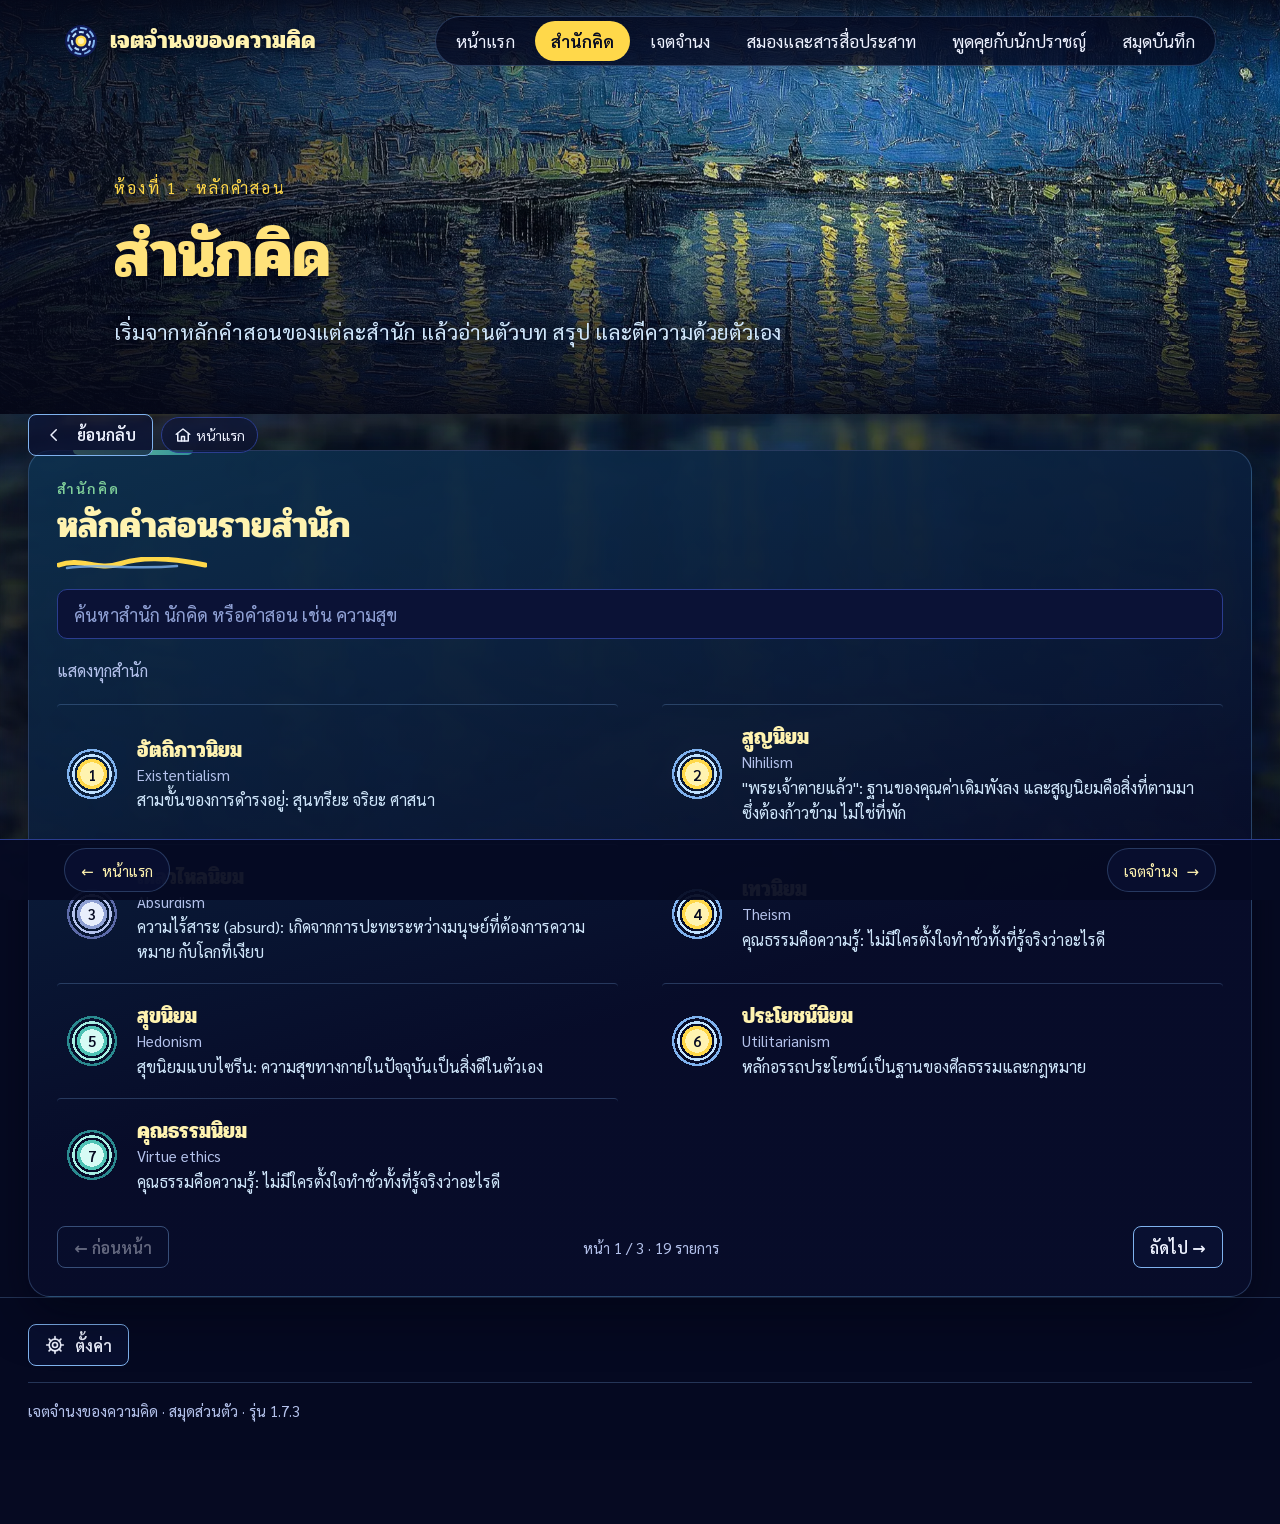
<file: schools.html>
<!doctype html>
<html lang="th">
<head>
<meta charset="utf-8">
<meta name="viewport" content="width=device-width,initial-scale=1,viewport-fit=cover">
<title>สำนักคิด · เจตจำนงของความคิด</title>
<meta name="description" content="สำนักคิดและหลักคำสอนของแต่ละสำนัก">
<meta name="theme-color" content="#060a22">
<link rel="manifest" href="manifest.webmanifest">
<link rel="icon" href="img/icon.svg" type="image/svg+xml">
<link rel="apple-touch-icon" href="img/icon-192.png">
<link rel="stylesheet" href="css/style.css">
</head>
<body data-page="schools" data-hashzone="1">
<div class="bgfx tone" aria-hidden="true"><img src="img/art/rhone-bg.webp" alt=""></div>
<header class="top">
<a class="brand" href="index.html"><svg width="34" height="34" viewBox="0 0 34 34" aria-hidden="true"><circle cx="17" cy="17" r="16" fill="#101a55"/><circle cx="17" cy="17" r="13" fill="none" stroke="#7fb2ee" stroke-width="2" stroke-dasharray="7 3"/><circle cx="17" cy="17" r="9" fill="none" stroke="#bfe1ff" stroke-width="2" stroke-dasharray="5 3"/><circle cx="17" cy="17" r="5.5" fill="#ffd84a"/><circle cx="17" cy="17" r="3" fill="#fff3b0"/></svg><span>เจตจำนงของความคิด</span></a>
<nav class="nav" aria-label="หน้าแรกและห้องทั้งห้า"><a href="index.html">หน้าแรก</a><a href="schools.html" aria-current="page">สำนักคิด</a><a href="poems.html">เจตจำนง</a><a href="brain.html">สมองและสารสื่อประสาท</a><a href="sages.html">พูดคุยกับนักปราชญ์</a><a href="notebook.html">สมุดบันทึก</a></nav>
</header>
<section class="banner art art-rhone">
<picture><source media="(max-width:760px)" srcset="img/art/rhone-tall.webp"><img src="img/art/rhone-wide.webp" alt="" width="1920" height="800"></picture>
<div class="copy">
<p class="kicker">ห้องที่ 1 · หลักคำสอน</p>
<h1>สำนักคิด</h1>
<p class="lede">เริ่มจากหลักคำสอนของแต่ละสำนัก แล้วอ่านตัวบท สรุป และตีความด้วยตัวเอง</p>
</div>
</section>
<div class="backbar wrap"><a class="btn ghost sm" href="index.html" data-back><svg viewBox="0 0 24 24" fill="none" stroke="currentColor" stroke-width="2" stroke-linecap="round" stroke-linejoin="round" aria-hidden="true"><path d="M15 5l-7 7 7 7"/></svg>ย้อนกลับ</a><a class="chip sm" href="index.html"><svg viewBox="0 0 24 24" fill="none" stroke="currentColor" stroke-width="2" stroke-linecap="round" stroke-linejoin="round" aria-hidden="true"><path d="M3 11l9-7 9 7"/><path d="M5 10v10h14V10"/><path d="M10 20v-6h4v6"/></svg>หน้าแรก</a></div>
<main class="stack wrap">
<section class="layer water" id="list">
<div class="lhead"><div><p class="eyebrow">สำนักคิด</p><h2 class="h2">หลักคำสอนรายสำนัก</h2><svg class="brush" viewBox="0 0 150 14" aria-hidden="true"><path d="M2 8 C 24 0, 40 14, 62 7 S 108 0, 148 8" fill="none" stroke="currentColor" stroke-width="5" stroke-linecap="round"/><path d="M10 11 C 40 6, 70 13, 120 9" fill="none" stroke="#7fb2ee" stroke-width="2.5" stroke-linecap="round" opacity=".8"/></svg></div></div>
<div class="tools"><label class="sr" for="q">ค้นหาสำนักคิด นักคิด หรือคำสอน</label><input class="search" id="q" type="search" placeholder="ค้นหาสำนัก นักคิด หรือคำสอน เช่น ความสุข" autocomplete="off"></div>
<p class="count" id="count" aria-live="polite"></p>
<div id="listbox"></div>
</section>
</main>
<footer>
<div class="wrap foot">
<div class="footset">
<a class="btn ghost sm" href="settings.html"><svg viewBox="0 0 24 24" fill="none" stroke="currentColor" stroke-width="2" stroke-linecap="round" stroke-linejoin="round" aria-hidden="true"><circle cx="12" cy="12" r="3"/><path d="M12 2v3M12 19v3M2 12h3M19 12h3M4.9 4.9 7 7M17 17l2.1 2.1M19.1 4.9 17 7M7 17l-2.1 2.1"/><circle cx="12" cy="12" r="7"/></svg>ตั้งค่า</a>
</div>
<div class="footmeta"><span>เจตจำนงของความคิด · สมุดส่วนตัว · <span data-ver></span></span></div>
</div>
</footer>
<nav class="tabs" aria-label="หน้าแรกและห้องทั้งห้า"><a href="index.html"><svg viewBox="0 0 24 24" fill="none" stroke="currentColor" stroke-width="2" stroke-linecap="round" stroke-linejoin="round" aria-hidden="true"><path d="M3 11l9-7 9 7"/><path d="M5 10v10h14V10"/><path d="M10 20v-6h4v6"/></svg><span>หน้าแรก</span></a><a href="schools.html" aria-current="page"><svg viewBox="0 0 24 24" fill="none" stroke="currentColor" stroke-width="2" stroke-linecap="round" stroke-linejoin="round" aria-hidden="true"><circle cx="12" cy="12" r="3"/><path d="M12 3v3M12 18v3M3 12h3M18 12h3M5.6 5.6l2.1 2.1M16.3 16.3l2.1 2.1M18.4 5.6l-2.1 2.1M7.7 16.3l-2.1 2.1"/></svg><span>สำนักคิด</span></a><a href="poems.html"><svg viewBox="0 0 24 24" fill="none" stroke="currentColor" stroke-width="2" stroke-linecap="round" stroke-linejoin="round" aria-hidden="true"><path d="M20 4c-6 0-11 4-13 11l-2 5"/><path d="M7 15c3 0 6-1 8-4"/><path d="M20 4c0 5-2 9-6 11"/></svg><span>เจตจำนง</span></a><a href="brain.html"><svg viewBox="0 0 24 24" fill="none" stroke="currentColor" stroke-width="2" stroke-linecap="round" stroke-linejoin="round" aria-hidden="true"><path d="M4 12c0-4 3-7 8-7s8 3 8 7c0 3-2 5-5 5h-1c-1 2-2 3-4 3 0-2 0-3-1-3-3 0-5-2-5-5z"/><path d="M9 9c2 0 3 1 3 3M14 8c0 2 1 3 3 3"/></svg><span>สมอง</span></a><a href="sages.html"><svg viewBox="0 0 24 24" fill="none" stroke="currentColor" stroke-width="2" stroke-linecap="round" stroke-linejoin="round" aria-hidden="true"><path d="M4 5h16v11H9l-5 4z"/><path d="M8 9h8M8 12h5"/></svg><span>นักปราชญ์</span></a><a href="notebook.html"><svg viewBox="0 0 24 24" fill="none" stroke="currentColor" stroke-width="2" stroke-linecap="round" stroke-linejoin="round" aria-hidden="true"><path d="M6 3h12a1 1 0 0 1 1 1v16a1 1 0 0 1-1 1H6z"/><path d="M6 3v18M10 8h5M10 12h5"/></svg><span>สมุด</span></a></nav>
<script src="js/data.js"></script><script src="js/sages.js"></script><script src="js/ai.js"></script><script src="js/ink.js"></script><script src="js/app.js"></script>
</body>
</html>
</file>
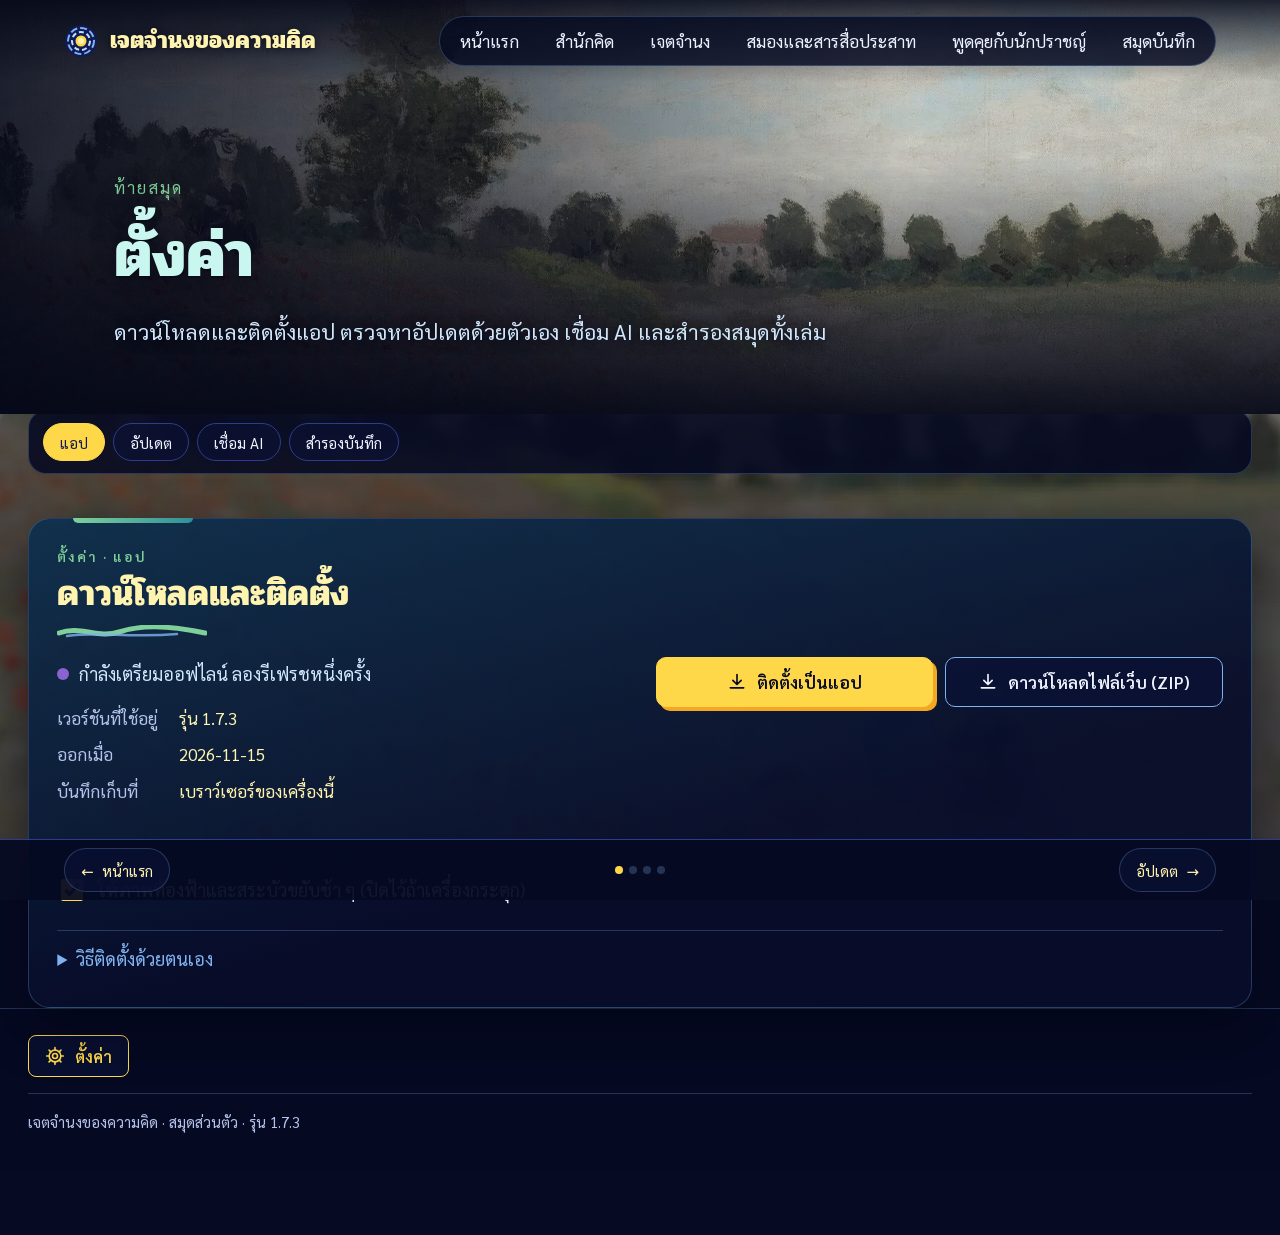
<file: settings.html>
<!doctype html>
<html lang="th">
<head>
<meta charset="utf-8">
<meta name="viewport" content="width=device-width,initial-scale=1,viewport-fit=cover">
<title>ตั้งค่า · เจตจำนงของความคิด</title>
<meta name="description" content="ติดตั้งแอป ตรวจหาอัปเดต เชื่อม AI และสำรองสมุดบันทึก">
<meta name="theme-color" content="#060a22">
<link rel="manifest" href="manifest.webmanifest">
<link rel="icon" href="img/icon.svg" type="image/svg+xml">
<link rel="apple-touch-icon" href="img/icon-192.png">
<link rel="stylesheet" href="css/style.css">
</head>
<body data-page="settings" data-hashzone="1">
<div class="bgfx tone" aria-hidden="true"><img src="img/art/poppy-bg.webp" alt=""></div>
<header class="top">
<a class="brand" href="index.html"><svg width="34" height="34" viewBox="0 0 34 34" aria-hidden="true"><circle cx="17" cy="17" r="16" fill="#101a55"/><circle cx="17" cy="17" r="13" fill="none" stroke="#7fb2ee" stroke-width="2" stroke-dasharray="7 3"/><circle cx="17" cy="17" r="9" fill="none" stroke="#bfe1ff" stroke-width="2" stroke-dasharray="5 3"/><circle cx="17" cy="17" r="5.5" fill="#ffd84a"/><circle cx="17" cy="17" r="3" fill="#fff3b0"/></svg><span>เจตจำนงของความคิด</span></a>
<nav class="nav" aria-label="หน้าแรกและห้องทั้งห้า"><a href="index.html">หน้าแรก</a><a href="schools.html">สำนักคิด</a><a href="poems.html">เจตจำนง</a><a href="brain.html">สมองและสารสื่อประสาท</a><a href="sages.html">พูดคุยกับนักปราชญ์</a><a href="notebook.html">สมุดบันทึก</a></nav>
</header>
<section class="banner art art-poppy">
<picture><source media="(max-width:760px)" srcset="img/art/poppy-tall.webp"><img src="img/art/poppy-wide.webp" alt="" width="1920" height="800"></picture>
<div class="copy">
<p class="kicker">ท้ายสมุด</p>
<h1>ตั้งค่า</h1>
<p class="lede">ดาวน์โหลดและติดตั้งแอป ตรวจหาอัปเดตด้วยตัวเอง เชื่อม AI และสำรองสมุดทั้งเล่ม</p>
</div>
</section>
<div class="backbar wrap"><a class="btn ghost sm" href="index.html" data-back><svg viewBox="0 0 24 24" fill="none" stroke="currentColor" stroke-width="2" stroke-linecap="round" stroke-linejoin="round" aria-hidden="true"><path d="M15 5l-7 7 7 7"/></svg>ย้อนกลับ</a><a class="chip sm" href="index.html"><svg viewBox="0 0 24 24" fill="none" stroke="currentColor" stroke-width="2" stroke-linecap="round" stroke-linejoin="round" aria-hidden="true"><path d="M3 11l9-7 9 7"/><path d="M5 10v10h14V10"/><path d="M10 20v-6h4v6"/></svg>หน้าแรก</a></div>
<main class="stack wrap">
<nav class="subnav" aria-label="หัวข้อย่อย"><button class="chip" type="button" data-jump="app">แอป</button><button class="chip" type="button" data-jump="update">อัปเดต</button><button class="chip" type="button" data-jump="ai">เชื่อม AI</button><button class="chip" type="button" data-jump="backup">สำรองบันทึก</button></nav>
<section class="layer water" id="app">
<div class="lhead"><div><p class="eyebrow">ตั้งค่า · แอป</p><h2 class="h2">ดาวน์โหลดและติดตั้ง</h2><svg class="brush" viewBox="0 0 150 14" aria-hidden="true"><path d="M2 8 C 24 0, 40 14, 62 7 S 108 0, 148 8" fill="none" stroke="currentColor" stroke-width="5" stroke-linecap="round"/><path d="M10 11 C 40 6, 70 13, 120 9" fill="none" stroke="#7fb2ee" stroke-width="2.5" stroke-linecap="round" opacity=".8"/></svg></div></div>
<div class="split">
<div>
<div class="state" id="state" aria-live="polite"><i></i>กำลังตรวจ…</div>
<dl class="kv" style="margin-top:12px"><dt>เวอร์ชันที่ใช้อยู่</dt><dd data-ver></dd><dt>ออกเมื่อ</dt><dd data-rel></dd><dt>บันทึกเก็บที่</dt><dd>เบราว์เซอร์ของเครื่องนี้</dd></dl>
</div>
<div class="btngrid">
<button class="btn" id="install" type="button"><svg viewBox="0 0 24 24" fill="none" stroke="currentColor" stroke-width="2" stroke-linecap="round" stroke-linejoin="round" aria-hidden="true"><path d="M12 3v12M7 10l5 5 5-5"/><path d="M4 19h16"/></svg>ติดตั้งเป็นแอป</button>
<a class="btn ghost" id="zip" href="download/jetchamnong-site.zip" download><svg viewBox="0 0 24 24" fill="none" stroke="currentColor" stroke-width="2" stroke-linecap="round" stroke-linejoin="round" aria-hidden="true"><path d="M12 3v12M7 10l5 5 5-5"/><path d="M4 19h16"/></svg>ดาวน์โหลดไฟล์เว็บ (ZIP)</a>
</div>
</div>
<p class="status" id="imsg" aria-live="polite"></p>
<label class="switch"><input type="checkbox" id="motion"> <span>ให้ภาพท้องฟ้าและสระบัวขยับช้า ๆ (ปิดไว้ถ้าเครื่องกระตุก)</span></label>
<details class="more"><summary>วิธีติดตั้งด้วยตนเอง</summary>
<ol class="steps" style="margin-top:8px">
<li><div><b>ดาวน์โหลดไฟล์เว็บ (ZIP)</b> แล้วแตกไฟล์ไว้ในเครื่อง</div></li>
<li><div><b>เปิด <code>index.html</code> ได้ทันที</b> อ่านและเขียนบันทึกได้เลย</div></li>
<li><div><b>ติดตั้งเป็นแอปและใช้ออฟไลน์เต็มรูปแบบ</b> ต้องเปิดผ่านเซิร์ฟเวอร์ในเครื่อง: เปิด Terminal ในโฟลเดอร์ พิมพ์ <code>npx serve</code> หรือ <code>python -m http.server 8080</code> แล้วเปิดที่อยู่ที่ขึ้นมา</div></li>
<li><div><b>กด “ติดตั้งเป็นแอป”</b> ด้านบน หรือไอคอนติดตั้งในแถบที่อยู่ (Chrome, Edge) หรือ “เพิ่มลงหน้าจอโฮม” บนมือถือ</div></li>
</ol>
<p class="muted small">บันทึกผูกกับที่อยู่ที่เปิด การเปิดจากไฟล์โดยตรงกับการเปิดผ่าน localhost จึงมีบันทึกคนละชุด ใช้สำรองและนำเข้าด้านล่างเพื่อย้าย</p>
</details>
</section>
<section class="layer" id="update">
<div class="lhead"><div><p class="eyebrow">ตั้งค่า · อัปเดต</p><h2 class="h2">ตรวจหาอัปเดตเอง</h2><svg class="brush" viewBox="0 0 150 14" aria-hidden="true"><path d="M2 8 C 24 0, 40 14, 62 7 S 108 0, 148 8" fill="none" stroke="currentColor" stroke-width="5" stroke-linecap="round"/><path d="M10 11 C 40 6, 70 13, 120 9" fill="none" stroke="#7fb2ee" stroke-width="2.5" stroke-linecap="round" opacity=".8"/></svg></div></div>
<p class="muted">แอปจะไม่อัปเดตเอง จะตรวจเมื่อคุณกดปุ่มเท่านั้น และจะเปลี่ยนเวอร์ชันเมื่อคุณกดยืนยัน บันทึกของคุณไม่ถูกแตะ</p>
<div class="state" id="ustate" aria-live="polite"><i></i><span id="utext">ยังไม่ได้ตรวจ</span></div>
<ul class="small muted" id="unotes" hidden></ul>
<div class="btngrid">
<button class="btn" id="ucheck" type="button"><svg viewBox="0 0 24 24" fill="none" stroke="currentColor" stroke-width="2" stroke-linecap="round" stroke-linejoin="round" aria-hidden="true"><path d="M20 11a8 8 0 1 0-2.3 5.7"/><path d="M20 4v7h-7"/></svg>ตรวจหาอัปเดต</button>
<button class="btn lily" id="uapply" type="button" hidden><svg viewBox="0 0 24 24" fill="none" stroke="currentColor" stroke-width="2" stroke-linecap="round" stroke-linejoin="round" aria-hidden="true"><path d="M12 3v12M7 10l5 5 5-5"/><path d="M4 19h16"/></svg>อัปเดตเดี๋ยวนี้</button>
</div>
<p class="status" id="umsg" aria-live="polite"></p>
</section>
<section class="layer lilac" id="ai">
<div class="lhead"><div><p class="eyebrow">ตั้งค่า · นักปราชญ์</p><h2 class="h2">เชื่อม AI</h2><svg class="brush" viewBox="0 0 150 14" aria-hidden="true"><path d="M2 8 C 24 0, 40 14, 62 7 S 108 0, 148 8" fill="none" stroke="currentColor" stroke-width="5" stroke-linecap="round"/><path d="M10 11 C 40 6, 70 13, 120 9" fill="none" stroke="#7fb2ee" stroke-width="2.5" stroke-linecap="round" opacity=".8"/></svg></div></div>
<p class="muted">เลือกผู้ให้บริการ AI แล้วใส่กุญแจ API ของคุณ นักปราชญ์จะตอบในหน้าเว็บได้เลย ใช้ได้ทั้ง Claude, ChatGPT, Gemini, OpenRouter (รวมโมเดลจากหลายร้อยแห่งด้วยกุญแจเดียว) และบริการใดก็ได้ที่ใช้รูปแบบเดียวกับ OpenAI รวมถึงโมเดลที่รันบนเครื่องคุณเอง ถ้าไม่เชื่อม ยังกด “คัดลอกคำสั่ง” ไปวางในแชต AI ใดก็ได้</p>
<div class="provgrid" id="k-provs" role="group" aria-label="ผู้ให้บริการ AI"></div>
<form id="k-form" autocomplete="off">
<div class="field" id="k-basebox" hidden><label for="k-base">ที่อยู่ API (base URL ลงท้ายด้วย /v1)</label><input class="text" id="k-base" type="url" placeholder="เช่น http://localhost:11434/v1" autocomplete="off" spellcheck="false" list="k-bases"><datalist id="k-bases"></datalist></div>
<div class="split">
<div class="field"><label for="k-key" id="k-keylabel">กุญแจ API</label><input class="text" id="k-key" type="password" placeholder="" autocomplete="off" spellcheck="false"></div>
<div class="field"><label for="k-model">ชื่อโมเดล</label><input class="text" id="k-model" type="text" placeholder="" autocomplete="off" spellcheck="false" list="k-models"><datalist id="k-models"></datalist></div>
</div>
</form>
<p class="muted small" id="k-hint"></p>
<div class="btngrid">
<button class="btn lily" id="k-save" type="button">บันทึกและใช้ตัวนี้</button>
<button class="btn ghost" id="k-test" type="button">ทดสอบการเชื่อมต่อ</button>
<button class="btn warn" id="k-del" type="button">ลบกุญแจของตัวนี้</button>
</div>
<p class="status" id="kmsg" aria-live="polite"></p>
<p class="note pink">กุญแจเก็บในเบราว์เซอร์ของเครื่องนี้เท่านั้น ไม่รวมอยู่ในไฟล์สำรอง และถูกส่งตรงไปที่ผู้ให้บริการที่คุณเลือกเมื่อกดส่งข้อความเท่านั้น อย่าใส่กุญแจในเครื่องที่ใช้ร่วมกับผู้อื่น ค่าใช้จ่ายคิดตามบัญชีของคุณกับผู้ให้บริการนั้น</p>
</section>
<section class="layer" id="backup">
<div class="lhead"><div><p class="eyebrow">ตั้งค่า · สมุดทั้งเล่ม</p><h2 class="h2">สำรองและนำเข้า</h2><svg class="brush" viewBox="0 0 150 14" aria-hidden="true"><path d="M2 8 C 24 0, 40 14, 62 7 S 108 0, 148 8" fill="none" stroke="currentColor" stroke-width="5" stroke-linecap="round"/><path d="M10 11 C 40 6, 70 13, 120 9" fill="none" stroke="#7fb2ee" stroke-width="2.5" stroke-linecap="round" opacity=".8"/></svg></div></div>
<p class="muted">มีบันทึกแล้ว: <b id="ncount" style="color:var(--cream)"></b></p>
<div class="btngrid">
<button class="btn" id="export" type="button">ส่งออกเป็นไฟล์</button>
<button class="btn ghost" id="copy" type="button">คัดลอกเป็นข้อความ</button>
<label class="btn ghost" for="import" style="cursor:pointer">นำเข้าจากไฟล์</label>
<button class="btn ghost" id="paste" type="button">นำเข้าจากข้อความในกล่อง</button>
</div>
<input id="import" class="sr" type="file" accept="application/json,.json">
<label class="sr" for="out">ข้อความสำรองบันทึก</label>
<textarea class="out" id="out" placeholder="ข้อความสำรองจะปรากฏที่นี่ หรือวางข้อความที่เคยส่งออกไว้เพื่อนำเข้า"></textarea>
<p class="status" id="msg" aria-live="polite"></p>
</section>
</main>
<footer>
<div class="wrap foot">
<div class="footset">
<a class="btn ghost sm" href="settings.html" aria-current="page"><svg viewBox="0 0 24 24" fill="none" stroke="currentColor" stroke-width="2" stroke-linecap="round" stroke-linejoin="round" aria-hidden="true"><circle cx="12" cy="12" r="3"/><path d="M12 2v3M12 19v3M2 12h3M19 12h3M4.9 4.9 7 7M17 17l2.1 2.1M19.1 4.9 17 7M7 17l-2.1 2.1"/><circle cx="12" cy="12" r="7"/></svg>ตั้งค่า</a>
</div>
<div class="footmeta"><span>เจตจำนงของความคิด · สมุดส่วนตัว · <span data-ver></span></span></div>
</div>
</footer>
<nav class="tabs" aria-label="หน้าแรกและห้องทั้งห้า"><a href="index.html"><svg viewBox="0 0 24 24" fill="none" stroke="currentColor" stroke-width="2" stroke-linecap="round" stroke-linejoin="round" aria-hidden="true"><path d="M3 11l9-7 9 7"/><path d="M5 10v10h14V10"/><path d="M10 20v-6h4v6"/></svg><span>หน้าแรก</span></a><a href="schools.html"><svg viewBox="0 0 24 24" fill="none" stroke="currentColor" stroke-width="2" stroke-linecap="round" stroke-linejoin="round" aria-hidden="true"><circle cx="12" cy="12" r="3"/><path d="M12 3v3M12 18v3M3 12h3M18 12h3M5.6 5.6l2.1 2.1M16.3 16.3l2.1 2.1M18.4 5.6l-2.1 2.1M7.7 16.3l-2.1 2.1"/></svg><span>สำนักคิด</span></a><a href="poems.html"><svg viewBox="0 0 24 24" fill="none" stroke="currentColor" stroke-width="2" stroke-linecap="round" stroke-linejoin="round" aria-hidden="true"><path d="M20 4c-6 0-11 4-13 11l-2 5"/><path d="M7 15c3 0 6-1 8-4"/><path d="M20 4c0 5-2 9-6 11"/></svg><span>เจตจำนง</span></a><a href="brain.html"><svg viewBox="0 0 24 24" fill="none" stroke="currentColor" stroke-width="2" stroke-linecap="round" stroke-linejoin="round" aria-hidden="true"><path d="M4 12c0-4 3-7 8-7s8 3 8 7c0 3-2 5-5 5h-1c-1 2-2 3-4 3 0-2 0-3-1-3-3 0-5-2-5-5z"/><path d="M9 9c2 0 3 1 3 3M14 8c0 2 1 3 3 3"/></svg><span>สมอง</span></a><a href="sages.html"><svg viewBox="0 0 24 24" fill="none" stroke="currentColor" stroke-width="2" stroke-linecap="round" stroke-linejoin="round" aria-hidden="true"><path d="M4 5h16v11H9l-5 4z"/><path d="M8 9h8M8 12h5"/></svg><span>นักปราชญ์</span></a><a href="notebook.html"><svg viewBox="0 0 24 24" fill="none" stroke="currentColor" stroke-width="2" stroke-linecap="round" stroke-linejoin="round" aria-hidden="true"><path d="M6 3h12a1 1 0 0 1 1 1v16a1 1 0 0 1-1 1H6z"/><path d="M6 3v18M10 8h5M10 12h5"/></svg><span>สมุด</span></a></nav>
<script src="js/data.js"></script><script src="js/sages.js"></script><script src="js/ai.js"></script><script src="js/ink.js"></script><script src="js/app.js"></script>
</body>
</html>
</file>
<file: css/style.css>
/* เจตจำนงของความคิด — สไตล์หลัก (คอมพิวเตอร์ + มือถือ) */
@font-face{font-family:"Pridi";font-weight:600;font-display:swap;src:url(../fonts/pridi-thai-600-normal.woff2) format("woff2");unicode-range:U+0E01-0E5B,U+200C-200D,U+25CC}
@font-face{font-family:"Pridi";font-weight:600;font-display:swap;src:url(../fonts/pridi-latin-600-normal.woff2) format("woff2");unicode-range:U+0000-00FF,U+0131,U+0152-0153,U+02BB-02BC,U+02C6,U+02DA,U+02DC,U+2000-206F,U+20AC,U+2122,U+2191,U+2193,U+2212,U+2215,U+FEFF,U+FFFD}
@font-face{font-family:"Pridi";font-weight:700;font-display:swap;src:url(../fonts/pridi-thai-700-normal.woff2) format("woff2");unicode-range:U+0E01-0E5B,U+200C-200D,U+25CC}
@font-face{font-family:"Pridi";font-weight:700;font-display:swap;src:url(../fonts/pridi-latin-700-normal.woff2) format("woff2");unicode-range:U+0000-00FF,U+0131,U+0152-0153,U+02BB-02BC,U+02C6,U+02DA,U+02DC,U+2000-206F,U+20AC,U+2122,U+2191,U+2193,U+2212,U+2215,U+FEFF,U+FFFD}
@font-face{font-family:"Sarabun";font-weight:400;font-display:swap;src:url(../fonts/sarabun-thai-400-normal.woff2) format("woff2");unicode-range:U+0E01-0E5B,U+200C-200D,U+25CC}
@font-face{font-family:"Sarabun";font-weight:400;font-display:swap;src:url(../fonts/sarabun-latin-400-normal.woff2) format("woff2");unicode-range:U+0000-00FF,U+0131,U+0152-0153,U+02BB-02BC,U+02C6,U+02DA,U+02DC,U+2000-206F,U+20AC,U+2122,U+2191,U+2193,U+2212,U+2215,U+FEFF,U+FFFD}
@font-face{font-family:"Sarabun";font-weight:600;font-display:swap;src:url(../fonts/sarabun-thai-600-normal.woff2) format("woff2");unicode-range:U+0E01-0E5B,U+200C-200D,U+25CC}
@font-face{font-family:"Sarabun";font-weight:600;font-display:swap;src:url(../fonts/sarabun-latin-600-normal.woff2) format("woff2");unicode-range:U+0000-00FF,U+0131,U+0152-0153,U+02BB-02BC,U+02C6,U+02DA,U+02DC,U+2000-206F,U+20AC,U+2122,U+2191,U+2193,U+2212,U+2215,U+FEFF,U+FFFD}

/* ------------------------------------------------------------------
   โทนสี: ฟ้ากลางคืนของฟัน โคค (น้ำเงิน เหลือง ม่วง) + สระบัวของโมเนต์ (เขียวน้ำ ชมพูบัว ส้มอรุณ)
   โครงหน้า: ภาพหัว → แถบสระบัว → "ชั้น" (.layer) วางซ้อนเป็นแผ่น ๆ มีช่องไฟระหว่างชั้น
   ------------------------------------------------------------------ */
:root{
  --ink:#060a22; --ink2:#0b1236; --line:rgba(127,178,238,.26); --edge:#2b3d8f;
  --text:#eef2ff; --muted:#b4c2ec; --pale:#cfe6fb; --sky:#7fb2ee; --blue:#3567c9;
  --yellow:#ffd84a; --cream:#fff3b0; --gold:#f5a623; --violet:#8a63d1; --teal:#3aa3a0;
  --lily:#f7b6cf; --rose:#f28fb5; --sage:#7fcf9a; --water:#2f8f9a; --dawn:#ffb37a;
  --panel:rgba(8,13,42,.9);
  --serif:"Pridi","Noto Serif Thai",Georgia,serif;
  --sans:"Sarabun","Noto Sans Thai",system-ui,sans-serif;
  --pad:clamp(18px,5vw,72px);
  --gap:clamp(22px,3.6vw,44px);
  --acc:#ffe27a; --acc2:#ffd84a;
}
*{box-sizing:border-box}
[hidden]{display:none!important}
html{scroll-behavior:smooth;-webkit-text-size-adjust:100%}
body{margin:0;background:var(--ink);color:var(--text);font:400 18px/1.8 var(--sans);min-height:100vh;overflow-x:hidden}
img,svg{max-width:100%}
a{color:var(--sky)}
a:hover{color:var(--cream)}
:focus-visible{outline:3px solid var(--yellow);outline-offset:3px;border-radius:4px}
h1,h2,h3{font-family:var(--serif);font-weight:700;line-height:1.35;margin:0;text-wrap:balance}
p{margin:0}
ul{margin:0;padding-left:1.2em}
.sr{position:absolute;width:1px;height:1px;overflow:hidden;clip:rect(0 0 0 0);white-space:nowrap}

/* พื้นหลังที่ขยับเบา ๆ */
.bgfx{position:fixed;inset:0;z-index:-1;background:var(--ink)}
.bgfx img{width:100%;height:100%;object-fit:cover;display:block;opacity:.8}
.bgfx::after{content:"";position:absolute;inset:0;background:rgba(6,10,34,.46)}

/* ---------- แถบบน ---------- */
.top{position:absolute;z-index:6;left:0;right:0;top:0;display:flex;align-items:center;justify-content:space-between;gap:16px;padding:16px var(--pad);background:linear-gradient(to bottom,rgba(5,8,24,.86),rgba(5,8,24,0))}
.brand{font:700 clamp(19px,2.2vw,24px)/1.3 var(--serif);color:var(--cream);text-decoration:none;display:flex;align-items:center;gap:12px;text-shadow:0 1px 8px rgba(5,8,24,.9)}
.brand svg{flex:none}
.nav{display:flex;gap:4px;align-items:center;padding:4px;border-radius:999px;background:rgba(6,10,34,.82);border:1px solid var(--line)}
.nav a{display:inline-flex;align-items:center;gap:8px;min-height:40px;padding:0 16px;border-radius:999px;color:var(--text);text-decoration:none;font-size:17px;line-height:1;white-space:nowrap}
.nav a svg{width:18px;height:18px;flex:none}
.nav a:hover{color:var(--cream);background:rgba(127,178,238,.16)}
.nav a[aria-current=page]{color:var(--ink);background:var(--yellow);font-weight:600}

/* ---------- ภาพหัวหน้า ---------- */
.hero,.banner{position:relative;overflow:hidden;background:var(--ink);isolation:isolate}
.hero{min-height:min(100svh,860px);display:flex;align-items:flex-end}
.banner{min-height:clamp(300px,42vh,400px);display:flex;align-items:flex-end}
.hero picture,.banner picture,.banner>img{position:absolute;inset:0;z-index:-2}
.hero img,.banner img{width:100%;height:100%;object-fit:cover;display:block}
.hero img{object-position:50% 25%}
.banner img{object-position:50% 12%}
.banner.pondbg img{object-position:50% 30%}
.hero::after,.banner::after{content:"";position:absolute;inset:0;z-index:-1;background:linear-gradient(to top,rgba(5,8,24,.92) 0,rgba(5,8,24,.45) 24%,rgba(5,8,24,0) 46%),linear-gradient(to right,rgba(5,8,24,.8) 0,rgba(5,8,24,.45) 34%,rgba(5,8,24,0) 66%)}
.hero .copy,.banner .copy{width:100%;max-width:1180px;margin:0 auto;padding:96px var(--pad) clamp(36px,7vh,76px)}
.kicker{font-size:16px;letter-spacing:.14em;color:var(--acc2);margin-bottom:10px}
.m{display:none}
.hero h1{font-size:clamp(40px,6.2vw,92px);line-height:1.2;color:var(--acc);text-shadow:0 2px 0 rgba(5,8,24,.5),0 0 44px rgba(5,8,24,.85)}
.banner h1{font-size:clamp(34px,5.2vw,64px);color:var(--acc);text-shadow:0 2px 0 rgba(5,8,24,.5),0 0 36px rgba(5,8,24,.9)}
.lede{max-width:34em;text-wrap:balance;font-size:clamp(18px,1.9vw,21px);color:var(--pale);margin-top:14px;text-shadow:0 1px 14px rgba(5,8,24,.95)}

/* ---------- ปุ่ม (ระบบเดียวทั้งเว็บ) ---------- */
.btn{display:inline-flex;align-items:center;justify-content:center;gap:10px;min-height:50px;padding:0 24px;background:var(--yellow);color:var(--ink);font:600 17px/1.2 var(--sans);text-align:center;text-decoration:none;border:1px solid var(--yellow);border-radius:10px;box-shadow:4px 4px 0 var(--gold);cursor:pointer;transition:transform .15s,box-shadow .15s,background .15s}
.btn:hover{color:var(--ink);background:#ffe27a;transform:translate(-1px,-1px);box-shadow:6px 6px 0 var(--gold)}
.btn svg{width:20px;height:20px;flex:none}
.btn.ghost{background:rgba(11,18,54,.7);color:var(--text);border-color:var(--sky);box-shadow:none}
.btn.ghost:hover{background:rgba(127,178,238,.18);color:var(--cream);transform:none;box-shadow:none}
.btn.lily{background:var(--lily);border-color:var(--lily);box-shadow:4px 4px 0 var(--rose)}
.btn.lily:hover{background:#fbd0e0;box-shadow:6px 6px 0 var(--rose)}
.btn.warn{background:transparent;color:var(--lily);border-color:var(--rose);box-shadow:none}
.btn.warn:hover{background:rgba(242,143,181,.16);color:#fff;transform:none;box-shadow:none}
.btn.sm{min-height:42px;padding:0 16px;font-size:16px;border-radius:8px}
.btn[disabled]{opacity:.5;cursor:not-allowed;transform:none;box-shadow:none}
/* แถวปุ่ม: เว้นช่องเท่ากัน สูงเท่ากัน */
.acts,.btnrow{display:flex;flex-wrap:wrap;align-items:center;gap:12px 14px}
.acts{margin-top:26px}
/* ตารางปุ่ม: กว้างเท่ากันทุกปุ่ม เรียงเป็นแถวเป็นระเบียบ */
.btngrid{display:grid;grid-template-columns:repeat(auto-fit,minmax(210px,1fr));gap:12px}
.btngrid .btn{width:100%}

/* ---------- แถบสระบัว (โมเนต์) คั่นระหว่างภาพหัวกับเนื้อหา ---------- */
.pond{position:relative;height:clamp(200px,30vw,400px);overflow:hidden;background:var(--ink)}
.pond img{width:100%;height:100%;object-fit:cover;object-position:50% 38%;display:block}
.pond::before,.pond::after{content:"";position:absolute;left:0;right:0;z-index:1;pointer-events:none}
.pond::before{top:0;height:38%;background:linear-gradient(to bottom,rgba(5,8,24,1),rgba(5,8,24,0))}
.pond::after{bottom:0;height:46%;background:linear-gradient(to top,rgba(6,10,34,.96),rgba(6,10,34,0))}

/* ---------- เนื้อหา: เรียงเป็นชั้น ---------- */
main{display:block}
.wrap{max-width:1180px;margin:0 auto;padding:0 var(--pad)}
.stack{display:grid;gap:var(--gap);padding-top:var(--gap);padding-bottom:clamp(48px,8vw,96px)}
.stack.lift{margin-top:clamp(-120px,-9vw,-56px);position:relative;z-index:2}
.layer{position:relative;min-width:0;padding:clamp(22px,3.6vw,44px);background:var(--panel);border:1px solid var(--line);border-radius:22px;box-shadow:0 18px 48px rgba(2,4,16,.5)}
.layer::before{content:"";position:absolute;left:clamp(22px,3.6vw,44px);top:-1px;width:120px;height:5px;border-radius:0 0 6px 6px;background:linear-gradient(90deg,var(--yellow),var(--sky))}
.layer.water{background:linear-gradient(165deg,rgba(13,48,78,.93),rgba(8,13,42,.93) 62%)}
.layer.water::before{background:linear-gradient(90deg,var(--sage),var(--water))}
.layer.lilac{background:linear-gradient(165deg,rgba(44,30,96,.9),rgba(8,13,42,.93) 62%)}
.layer.lilac::before{background:linear-gradient(90deg,var(--lily),var(--violet))}
.layer.dawn::before{background:linear-gradient(90deg,var(--dawn),var(--lily))}
.layer>*+*{margin-top:18px}
.lhead{display:flex;flex-wrap:wrap;align-items:flex-end;justify-content:space-between;gap:10px 24px}
.eyebrow{font:600 14px/1.4 var(--sans);letter-spacing:.14em;color:var(--acc2);margin-bottom:2px}
.layer.water .eyebrow{color:var(--sage)}
.layer.lilac .eyebrow,.layer.dawn .eyebrow{color:var(--lily)}
.h2{font-size:clamp(25px,3vw,36px);color:var(--cream)}
.h3{font-size:22px;color:var(--cream)}
.brush{display:block;width:150px;height:14px;margin:8px 0 0;color:var(--acc2)}
.muted{color:var(--muted)}
.small{font-size:15px;line-height:1.7}
.note{padding:12px 16px;border-left:4px solid var(--water);background:rgba(47,143,154,.14);border-radius:0 10px 10px 0;color:var(--pale);font-size:16px;line-height:1.7}
.note.pink{border-color:var(--rose);background:rgba(242,143,181,.12)}

/* ตราดาวมีรัศมี */
.num{flex:none;display:grid;place-items:center;width:72px;height:72px;border-radius:50%;color:var(--ink);font:700 17px/1 var(--sans);background:radial-gradient(circle closest-side,var(--c1,#fff3b0) 0 40%,var(--c2,#ffd84a) 40% 52%,transparent 52% 60%,var(--c3,#bfe1ff) 60% 68%,transparent 68% 78%,var(--c4,#7fb2ee) 78% 86%,transparent 86%)}
.num[data-s=mit]{--c1:#d7fbf5;--c2:#4fc3b5;--c3:#a6efe3;--c4:#2a8a8f}
.num[data-s=ct]{--c1:#efe8ff;--c2:#b79cf0;--c3:#d6c8fa;--c4:#7d5cc9}
.num[data-s=none]{--c1:#e8eefc;--c2:#8fa0d4;--c3:#b4c2ec;--c4:#5c6aa8}
.num[data-s=lily]{--c1:#fff0f6;--c2:#f7b6cf;--c3:#fbd0e0;--c4:#f28fb5}
.num[data-s=sage]{--c1:#e9fbe9;--c2:#7fcf9a;--c3:#bfe8c6;--c4:#3f9a6a}
.num.sm{width:58px;height:58px;font-size:15px}
.num.xl{width:104px;height:104px;font-size:26px;font-family:var(--serif)}

/* ---------- หน้าแรก ---------- */
.rooms{display:grid;grid-template-columns:repeat(2,minmax(0,1fr));gap:16px}
.room{display:grid;grid-template-columns:auto 1fr auto;gap:8px 20px;align-items:center;padding:22px 22px;border:1px solid var(--line);border-radius:16px;background:rgba(11,18,54,.62);color:var(--text);text-decoration:none;transition:background .2s,border-color .2s,transform .2s}
.room:hover{background:rgba(53,103,201,.2);border-color:var(--sky);color:var(--text);transform:translateY(-2px)}
.room h3{font-size:clamp(21px,2.2vw,26px);color:var(--cream)}
.room p{color:var(--muted);font-size:16px;line-height:1.65;margin-top:2px}
.go{font-size:28px;color:var(--yellow);transition:transform .2s;line-height:1}
.room:hover .go{transform:translateX(6px)}
.flow{display:grid;grid-template-columns:repeat(3,minmax(0,1fr));gap:16px;counter-reset:f;list-style:none;padding:0}
.flow li{counter-increment:f;padding:20px 22px;border-radius:16px;border:1px solid rgba(127,207,154,.3);background:rgba(8,13,42,.5)}
.flow li::before{content:counter(f);display:grid;place-items:center;width:38px;height:38px;border-radius:50%;margin-bottom:10px;background:var(--sage);color:var(--ink);font:700 17px/1 var(--sans)}
.flow b{display:block;font:700 20px/1.4 var(--serif);color:var(--cream)}
.flow span{color:var(--pale);font-size:16px;line-height:1.65}
.today{display:grid;grid-template-columns:auto 1fr;gap:18px 26px;align-items:center}
.today blockquote{margin:0;font:600 clamp(19px,2.1vw,24px)/1.6 var(--serif);color:var(--cream)}
.today .by{color:var(--lily);font-size:16px;margin-top:6px}

/* ---------- สำนักคิด ---------- */
.tools{display:flex;flex-wrap:wrap;gap:12px 16px;align-items:center}
.search,.text{flex:1 1 280px;width:100%;min-height:50px;padding:0 16px;background:var(--ink2);color:var(--text);border:1px solid var(--edge);border-radius:10px;font:400 18px/1 var(--sans)}
.search::placeholder,.text::placeholder{color:#8fa0d4}
.chips{display:flex;flex-wrap:wrap;gap:10px}
.chip{display:inline-flex;align-items:center;min-height:42px;padding:0 16px;border-radius:999px;border:1px solid var(--edge);background:rgba(11,18,54,.6);color:var(--text);font:400 16px/1 var(--sans);cursor:pointer;text-decoration:none}
.chip:hover{border-color:var(--yellow);color:var(--cream)}
.chip[aria-pressed=true]{background:var(--yellow);color:var(--ink);border-color:var(--yellow);font-weight:600}
.count{color:var(--muted);font-size:16px}
.list{display:grid;grid-template-columns:repeat(auto-fill,minmax(min(100%,460px),1fr));gap:0 44px}
.item{display:grid;grid-template-columns:auto 1fr auto;gap:16px;align-items:center;padding:18px 6px;border-top:1px solid var(--line);color:var(--text);text-decoration:none;transition:background .2s;border-radius:4px}
.item:hover{background:rgba(53,103,201,.16);color:var(--text)}
.item h3{font-size:21px;color:var(--cream)}
.item .en{color:var(--muted);font-size:15px;line-height:1.5}
.item .who{color:var(--pale);font-size:16px;line-height:1.55;margin-top:2px}
.tag{font-size:14px;color:var(--muted);text-align:right;line-height:1.4;max-width:9em}
.dot{display:inline-block;width:9px;height:9px;border-radius:50%;background:var(--yellow);margin-right:6px}
.empty{padding:28px 0;color:var(--muted)}

/* ---------- หน้าอ่าน ---------- */
.crumb{display:inline-flex;align-items:center;min-height:44px;color:var(--sky);text-decoration:none;font-size:16px}
.crumb:hover{color:var(--cream)}
.meta{display:flex;flex-wrap:wrap;gap:10px 24px;align-items:center;color:var(--pale)}
.one{display:block;width:100%;min-height:52px;padding:0 16px;background:var(--ink2);color:var(--cream);border:1px solid var(--edge);border-radius:10px;font:600 19px/1.4 var(--sans)}
.seg{display:none;gap:8px;flex-wrap:wrap}
.panels{display:grid;grid-template-columns:1fr 1fr;gap:18px}
.panel{display:flex;flex-direction:column;gap:8px;min-width:0}
.panel.wide{grid-column:1/-1}
.panel label,.field label{font:600 15px/1.4 var(--sans);letter-spacing:.1em;color:var(--acc2)}
textarea{width:100%;min-height:280px;padding:16px;resize:vertical;background:rgba(11,18,54,.94);color:var(--text);border:1px solid var(--edge);border-radius:10px;font:400 18px/1.85 var(--sans)}
.panel.wide textarea,textarea.mid{min-height:180px}
textarea.low{min-height:104px}
textarea::placeholder{color:#8fa0d4}
.status{min-height:26px;color:var(--muted);font-size:15px}
.pn{display:flex;justify-content:space-between;gap:16px;flex-wrap:wrap}
.field{display:grid;gap:6px}

/* ---------- นักปราชญ์ ---------- */
.sgrid{display:grid;grid-template-columns:repeat(auto-fill,minmax(min(100%,300px),1fr));gap:14px}
.scard{display:grid;grid-template-columns:auto 1fr;gap:4px 16px;align-items:center;padding:16px 18px;border:1px solid var(--line);border-radius:16px;background:rgba(11,18,54,.62);color:var(--text);text-decoration:none;transition:background .2s,border-color .2s,transform .2s}
.scard:hover{background:rgba(53,103,201,.2);border-color:var(--lily);color:var(--text);transform:translateY(-2px)}
.scard h3{font-size:20px;color:var(--cream)}
.scard .en{color:var(--muted);font-size:15px;line-height:1.45}
.scard .sch{color:var(--lily);font-size:15px;line-height:1.5;margin-top:2px}
.shead{display:grid;grid-template-columns:auto 1fr;gap:14px 28px;align-items:center}
.shead .works{color:var(--pale);font-size:16px;line-height:1.7}
.pgrid{display:grid;grid-template-columns:repeat(2,minmax(0,1fr));gap:14px}
.pcell{padding:18px 20px;border:1px solid var(--line);border-radius:14px;background:rgba(11,18,54,.55)}
.pcell.wide{grid-column:1/-1}
.pcell h3{font-size:19px;color:var(--acc);margin-bottom:6px}
.pcell p,.pcell li{font-size:17px;line-height:1.75;color:var(--text)}
.pcell li+li{margin-top:4px}
.msgs{display:grid;gap:12px;max-height:min(62vh,640px);overflow:auto;padding:4px 4px 4px 0;scrollbar-color:var(--edge) transparent}
.msg{max-width:min(100%,74ch);padding:12px 18px;border-radius:16px;white-space:pre-wrap;overflow-wrap:anywhere;line-height:1.8}
.msg .who{display:block;font:600 13px/1.4 var(--sans);letter-spacing:.1em;color:var(--lily);margin-bottom:2px}
.msg.me{justify-self:end;background:rgba(53,103,201,.38);border:1px solid rgba(127,178,238,.4);border-bottom-right-radius:4px}
.msg.me .who{color:var(--pale)}
.msg.sage{justify-self:start;background:rgba(11,18,54,.94);border:1px solid var(--edge);border-bottom-left-radius:4px}
.msg.sys{justify-self:center;max-width:none;background:transparent;border:1px dashed var(--line);color:var(--muted);font-size:15px;text-align:center}
.msg.wait{opacity:.7;font-style:italic}

/* ---------- สมอง ---------- */
.brain{display:grid;grid-template-columns:minmax(0,1.25fr) minmax(0,1fr);gap:clamp(22px,3.4vw,44px);align-items:start}
.stage{background:rgba(6,10,34,.9);border:1px solid var(--edge);border-radius:14px;padding:10px}
.stage svg{display:block;width:100%;height:auto}
.cap{font-size:15px;color:var(--muted);padding:6px 10px 8px}
.nts{display:grid;gap:10px}
.nt{display:flex;justify-content:space-between;align-items:center;gap:14px;min-height:52px;padding:0 18px;border:1px solid var(--edge);border-radius:10px;background:rgba(11,18,54,.9);color:var(--text);font:600 18px/1.4 var(--sans);cursor:pointer;text-align:left}
.nt span+span{font-weight:400;font-size:15px;color:var(--muted)}
.nt:hover{border-color:var(--yellow)}
.nt[aria-pressed=true]{background:var(--acc2);color:var(--ink);border-color:var(--acc2)}
.nt[aria-pressed=true] span+span{color:#2a2f55}
.info{margin-top:18px;padding:20px 22px;background:rgba(11,18,54,.94);border:1px solid var(--edge);border-radius:14px}
.info h3{font-size:25px;color:var(--acc)}
.info dl{margin:12px 0 0;display:grid;gap:12px}
.info dt{font:600 14px/1.4 var(--sans);letter-spacing:.12em;color:var(--acc2)}
.info dd{margin:2px 0 0;color:var(--text)}
.nt-g{opacity:0;transition:opacity .45s}
.nt-g.on{opacity:1}
@keyframes pulse{from{opacity:.55}to{opacity:1}}
.on .beat{animation:pulse 2.4s ease-in-out infinite alternate}

/* ---------- ตั้งค่า ---------- */
.steps{counter-reset:s;display:grid;gap:0;margin:0;padding:0;list-style:none}
.steps li{counter-increment:s;display:grid;grid-template-columns:auto 1fr;gap:16px;padding:14px 0;border-top:1px solid var(--line);font-size:17px}
.steps li::before{content:counter(s);display:grid;place-items:center;width:34px;height:34px;border-radius:50%;background:var(--sage);color:var(--ink);font:700 16px/1 var(--sans)}
.steps b{color:var(--cream);font-weight:600}
code,kbd{font:500 .92em ui-monospace,Menlo,Consolas,monospace;background:rgba(53,103,201,.28);padding:2px 8px;border-radius:5px;color:var(--cream)}
.state{display:inline-flex;align-items:center;gap:10px;color:var(--pale)}
.state i{flex:none;width:12px;height:12px;border-radius:50%;background:var(--violet)}
.state.ok i{background:var(--sage)}
.state.new i{background:var(--yellow);box-shadow:0 0 0 5px rgba(255,216,74,.22)}
.kv{display:grid;grid-template-columns:auto 1fr;gap:6px 22px;margin:0;font-size:17px}
.kv dt{color:var(--muted)}
.kv dd{margin:0;color:var(--cream)}
.split{display:grid;grid-template-columns:minmax(0,1fr) minmax(0,1fr);gap:18px 32px;align-items:start}
details.more{border-top:1px solid var(--line);padding-top:12px}
details.more summary{cursor:pointer;color:var(--sky);min-height:36px}
.out{min-height:130px;font:400 14px/1.6 ui-monospace,Menlo,Consolas,monospace}

body[data-page=brain]{--acc:#e4d9ff;--acc2:#b79cf0}
body[data-page=settings]{--acc:#c9f6ee;--acc2:#7fcf9a}
body[data-page=sages],body[data-page=sage]{--acc:#ffe3ee;--acc2:#f7b6cf}

/* ---------- ท้ายหน้า: ตั้งค่าอยู่ตรงนี้ ---------- */
footer{background:rgba(6,10,34,.95);border-top:1px solid var(--line);padding:26px 0 36px;color:var(--muted);font-size:15px}
.foot{display:grid;gap:16px}
.footset{display:flex;flex-wrap:wrap;align-items:center;gap:10px}
.footset .btn[aria-current=page]{border-color:var(--yellow);color:var(--yellow)}
.footmeta{display:flex;flex-wrap:wrap;gap:6px 30px;justify-content:space-between;padding-top:14px;border-top:1px solid var(--line)}

/* ---------- หัวข้อย่อยของห้อง ---------- */
.subnav{display:flex;flex-wrap:wrap;gap:8px;padding:12px 14px;border:1px solid var(--line);border-radius:999px;background:rgba(6,10,34,.88);justify-self:start;max-width:100%}
.subnav .chip{min-height:38px;font-size:15px}
.stack:not(.lift)>.subnav{margin-top:-4px}

/* ---------- หน้าแรก: 5 ห้องเรียงเป็นแถว ---------- */
.roomlist{display:grid;gap:12px}
.roomlist .room{grid-template-columns:auto 1fr auto;padding:20px 22px}
.room .subs{display:block;margin-top:6px;font-size:14px;color:var(--lily);letter-spacing:.02em}

/* ---------- หลักคำสอน (หัวใจ) ---------- */
.core{margin:0;padding:0;list-style:none;counter-reset:c;display:grid;gap:10px}
.core li{counter-increment:c;display:grid;grid-template-columns:auto 1fr;gap:14px;align-items:start;padding:14px 18px;border-radius:14px;background:rgba(11,18,54,.62);border:1px solid rgba(247,182,207,.28);font-size:18px;line-height:1.75}
.core li::before{content:counter(c);display:grid;place-items:center;width:32px;height:32px;border-radius:50%;background:var(--lily);color:var(--ink);font:700 15px/1 var(--sans);margin-top:2px}
.core li a{color:var(--lily);font-size:15px;text-decoration:none;white-space:nowrap}
.core li a:hover{color:var(--cream)}
.core .by{display:block;font-size:14px;color:var(--lily);margin-bottom:2px}
.tbody{padding:18px 20px;border-radius:14px;border:1px solid var(--line);background:rgba(8,13,42,.7);font-size:17px;line-height:1.8}
.tbody ul{display:grid;gap:6px}
.tbody .lead{color:var(--muted);font-size:15px;margin-bottom:8px}

/* ---------- รายการคำสอน / บันทึก ---------- */
.plist{display:grid;gap:10px}
.pitem{display:grid;gap:4px;width:100%;text-align:left;padding:14px 18px;border-radius:14px;border:1px solid var(--line);background:rgba(11,18,54,.62);color:var(--text);font:inherit;text-decoration:none;cursor:pointer;transition:border-color .2s,background .2s}
.pitem:hover,.pitem[aria-current=true]{border-color:var(--lily);background:rgba(53,103,201,.18);color:var(--text)}
.pitem b{font:700 19px/1.4 var(--serif);color:var(--cream)}
.pitem .meta2{font-size:14px;color:var(--lily)}
.pitem .snip{font-size:16px;color:var(--pale);line-height:1.65;white-space:pre-line;display:-webkit-box;-webkit-line-clamp:3;-webkit-box-orient:vertical;overflow:hidden}
.poemin{min-height:240px;font:500 20px/2 var(--serif);text-align:center}
select.text{appearance:auto;font:400 17px/1.3 var(--sans);padding:0 12px}

/* ---------- ภาพเคลื่อนไหวแบบเบา: ขยับทั้งภาพ (GPU) แทนการขยับรอยแปรงนับพันเส้น · ปิดได้ในตั้งค่า ---------- */
.hero img,.banner img,.pond img{will-change:transform;transform:scale(1.04)}
html.motion .hero img,html.motion .banner img,html.motion .pond img{animation:drift 38s ease-in-out infinite alternate}
html.motion .pond img{animation-duration:26s}
@keyframes drift{from{transform:scale(1.04) translate3d(0,0,0)}to{transform:scale(1.08) translate3d(-1.2%,-.8%,0)}}
.switch{display:flex;align-items:center;gap:12px;min-height:44px;color:var(--pale);cursor:pointer}
.switch input{width:22px;height:22px;accent-color:var(--yellow);flex:none}

/* ---------- แถบล่างบนมือถือ ---------- */
.tabs{display:none}
@media (max-width:980px){
  .brain,.split{grid-template-columns:1fr}
  .panels,.pgrid{grid-template-columns:1fr}
  .flow{grid-template-columns:1fr}
  .nav a{padding:0 12px;font-size:16px}
}
@media (max-width:820px){
  body{padding-bottom:calc(66px + env(safe-area-inset-bottom));font-size:17px}
  .nav{display:none}
  .top{padding-top:14px}
  .tabs{display:flex;position:fixed;z-index:20;left:0;right:0;bottom:0;background:rgba(6,10,34,.97);border-top:1px solid var(--edge);padding-bottom:env(safe-area-inset-bottom)}
  .tabs a{flex:1;min-width:0;min-height:62px;display:flex;flex-direction:column;align-items:center;justify-content:center;gap:3px;color:var(--muted);text-decoration:none;font-size:13px;line-height:1.2}
  .tabs a[aria-current=page]{color:var(--yellow)}
  .tabs svg{width:23px;height:23px}
  .hero{min-height:min(88svh,780px)}
  .m{display:inline}
  .hero h1{font-size:clamp(40px,12vw,64px)}
  .rooms{grid-template-columns:1fr}
  .room{grid-template-columns:auto 1fr;padding:18px 16px}
  .go{display:none}
  .num{width:60px;height:60px;font-size:15px}
  .num.xl{width:76px;height:76px;font-size:20px}
  .item{grid-template-columns:auto 1fr;gap:14px}
  .item .tag{grid-column:2;text-align:left;max-width:none}
  .seg{display:flex}
  .panel[data-tab]{display:none}
  .panel[data-tab].show{display:flex}
  .layer{border-radius:18px}
  .today,.shead{grid-template-columns:1fr}
  .subnav{border-radius:16px}
  .roomlist .room{grid-template-columns:auto 1fr}
  .core li{font-size:17px;padding:12px 14px}
  .acts .btn,.btnrow .btn{flex:1 1 100%}
  .btnrow.keep .btn{flex:1 1 auto}
  .msg{max-width:100%}
  .kv{grid-template-columns:1fr;gap:0}
  .kv dd{margin-bottom:8px}
}
@media (prefers-reduced-motion:reduce){html{scroll-behavior:auto}*{transition:none!important;animation:none!important}}
/* ---------- รุ่น 1.3: ย้อนกลับ แบ่งหน้า ตัวอ่าน สมอง 3 มิติ สมุดแยกหน้า ---------- */
.backbar{display:flex;flex-wrap:wrap;align-items:center;gap:8px;padding-top:18px;padding-bottom:0;margin-bottom:-6px;position:relative;z-index:3}
.backbar .btn svg,.backbar .chip svg{width:18px;height:18px;margin-right:4px;vertical-align:-3px}
.chip.sm{min-height:36px;font-size:14px;padding:0 12px}
.pager,.pn.rdpn{display:flex;align-items:center;justify-content:space-between;gap:12px;flex-wrap:wrap;margin-top:14px}
.nbtabs a.chip{text-decoration:none;display:inline-flex;align-items:center}
.nbtabs a.chip[aria-current=page]{background:var(--yellow);color:#101a55;border-color:var(--yellow)}
.nbtabs .cnt{font-size:13px;opacity:.75;margin-left:4px}
details.chatcopy summary{cursor:pointer;list-style:none;display:grid;gap:4px}
details.chatcopy summary::-webkit-details-marker{display:none}
.transcript{white-space:pre-wrap;font-size:16px;line-height:1.75;color:var(--pale);max-height:60vh;overflow:auto;padding:12px 0;border-top:1px solid var(--line);margin-top:8px}
.poemsnip{font-family:var(--serif)}
/* ตัวอ่าน */
.reader{position:relative}
.rd{position:relative}
.rd-top{display:flex;flex-wrap:wrap;gap:12px;align-items:center;justify-content:space-between;margin-bottom:10px}
.rd-nav{display:flex;align-items:center;gap:8px}
.rd-pg{display:flex;align-items:center;gap:6px;color:var(--muted);font-size:15px}
.rd-num{width:84px;min-height:40px;text-align:center;padding:0 6px}
.rd-langtabs{display:none}
.rd-title{margin:4px 0 12px}
.rd-cols{display:grid;grid-template-columns:1fr 1fr;gap:16px}
.rd-col{border:1px solid var(--line);border-radius:14px;background:rgba(6,10,34,.55);padding:16px 18px;min-width:0}
.rd-head{display:flex;flex-wrap:wrap;justify-content:space-between;align-items:center;gap:8px;margin-bottom:8px}
.rd-tools{display:flex;flex-wrap:wrap;gap:6px}
.rd-text{white-space:pre-wrap;font-size:17px;line-height:1.85;color:var(--text);overflow-wrap:anywhere}
.rd-text[lang=en]{font-family:Georgia,"Times New Roman",serif;font-size:17px}
.rd-edit{width:100%;min-height:420px;font:inherit;line-height:1.8;background:rgba(11,18,54,.8);color:var(--text);border:1px solid var(--edge);border-radius:10px;padding:12px}
.rd-bar{position:absolute;z-index:6;display:flex;flex-wrap:wrap;gap:6px;padding:8px;border-radius:14px;background:#0b1236;border:1px solid var(--edge);box-shadow:0 10px 30px rgba(0,0,0,.45);max-width:340px}
.rd-pop{margin-top:14px;padding:14px 16px;border-radius:14px;border:1px solid var(--lily);background:rgba(11,18,54,.92)}
.rd-pop textarea{width:100%}
.rd-pnote{margin-top:14px}
.ann{border-radius:3px;cursor:pointer}
.ann-hl.ann-y{background:rgba(255,216,74,.38)}
.ann-hl.ann-p{background:rgba(247,182,207,.38)}
.ann-hl.ann-b{background:rgba(127,178,238,.38)}
.ann-hl.ann-g{background:rgba(127,207,154,.38)}
.ann-ul{text-decoration:underline;text-decoration-color:var(--yellow);text-decoration-thickness:2px;text-underline-offset:4px}
.ann-note{box-shadow:inset 0 -2px 0 var(--lily)}
/* สมอง */
.v3wrap{display:grid;grid-template-columns:minmax(0,1.35fr) minmax(0,1fr);gap:18px;align-items:start}
.v3d{position:relative;width:100%;aspect-ratio:4/3;min-height:320px;border-radius:16px;border:1px solid var(--line);background:radial-gradient(ellipse at 50% 40%,rgba(53,103,201,.25),rgba(6,10,34,.9) 70%);overflow:hidden;touch-action:none}
.v3d canvas{display:block;width:100%!important;height:100%!important;cursor:grab}
.v3msg{position:absolute;inset:0;display:grid;place-items:center;text-align:center;padding:20px;color:var(--muted);margin:0}
.v3ctl{display:grid;gap:10px;margin-top:12px}
.v3row{display:flex;flex-wrap:wrap;align-items:center;gap:12px;font-size:15px;color:var(--muted)}
.v3row input[type=range]{flex:1;min-width:160px;accent-color:var(--yellow)}
.dotc{display:inline-block;width:10px;height:10px;border-radius:50%;margin:0 4px 0 8px;vertical-align:0}
.rinfo{border:1px solid var(--line);border-radius:16px;background:rgba(6,10,34,.6);padding:18px;max-height:min(80vh,760px);overflow:auto}
.rinfo .h3{margin:2px 0}
.rsec{margin-top:14px}
.rsec h4{font:700 16px/1.4 var(--serif);color:var(--yellow);margin:0 0 6px}
.rsec ul{margin:0;padding-left:20px}
.rsec li{margin:4px 0;line-height:1.7}
.rgroup{margin-bottom:10px}
.rchip[aria-pressed=true]{background:var(--yellow);color:#101a55}
.pagechips{margin-bottom:14px}
.pagebody{display:grid;gap:12px}
.pagebody .pcell ul{padding-left:20px;margin:6px 0 0}
.tablewrap{overflow-x:auto}
.tbl{width:100%;border-collapse:collapse;font-size:15px}
.tbl th,.tbl td{border-bottom:1px solid var(--line);padding:8px 10px;text-align:left;vertical-align:top;line-height:1.6}
.tbl th{color:var(--yellow);font-weight:600}
#refs ol{padding-left:22px;line-height:1.7}
@media (max-width:980px){
  .v3wrap{grid-template-columns:1fr}
  .rinfo{max-height:none}
}
@media (max-width:820px){
  .rd-langtabs{display:flex}
  .rd-cols{grid-template-columns:1fr}
  .rd-col{display:none}
  .rd-col.show{display:block}
  .tabs a{font-size:12px}
  .backbar{padding-top:6px}
}

.heropoem{margin-top:18px;font:600 clamp(19px,2.1vw,25px)/1.75 var(--serif);color:var(--cream);text-shadow:0 2px 14px rgba(0,0,0,.65)}
.heropoem p{margin:0;display:grid;grid-template-columns:13.6em auto;column-gap:1.6em}
.heropoem p:nth-child(3){margin-top:.7em}
.heropoem span{white-space:nowrap}
@media (max-width:820px){.heropoem p{grid-template-columns:1fr}.heropoem span:nth-child(2){padding-left:1.4em}.heropoem{font-size:18px;line-height:1.7}}
/* ---------- รุ่น 1.4: โซน แถบล่าง ปากกา คำสอน ---------- */
body{padding-bottom:64px}
.zonebar{position:fixed;z-index:19;left:0;right:0;bottom:0;display:grid;grid-template-columns:1fr auto 1fr;align-items:center;gap:10px;padding:8px max(12px,var(--pad));background:rgba(6,10,34,.94);border-top:1px solid var(--edge);backdrop-filter:none}
.zb{display:inline-flex;align-items:center;gap:8px;min-height:44px;padding:0 16px;border-radius:999px;border:1px solid var(--line);color:var(--cream);text-decoration:none;font-size:15px;max-width:100%;background:rgba(11,18,54,.7)}
.zb:hover{border-color:var(--yellow);color:var(--yellow)}
.zb-prev{justify-self:start}.zb-next{justify-self:end}
.zb .zl{overflow:hidden;text-overflow:ellipsis;white-space:nowrap;max-width:32vw}
.zdots{display:flex;gap:6px;justify-content:center}
.zdots i{width:8px;height:8px;border-radius:50%;background:var(--line)}
.zdots i.on{background:var(--yellow)}
.subnav [aria-current=true]{background:var(--yellow);color:#101a55;border-color:var(--yellow)}
.banner{min-height:clamp(190px,26vh,250px)}
body.zoned .backbar{display:none}
.banner .copy{padding-top:84px}
.rd-badge{font-size:12px;letter-spacing:0;color:var(--lily);margin-left:6px;text-transform:none}
.rd-ink{margin-top:12px}
.pitem.quote .qtext,.pitem .qtext{font:600 19px/1.6 var(--serif);color:var(--cream);white-space:pre-line}
.askrow{display:flex;flex-wrap:wrap;gap:12px;align-items:end;padding-top:14px;border-top:1px solid var(--line)}
.askrow .field{flex:1;min-width:220px;margin:0}
/* ปากกา */
.ink-bar{position:sticky;top:0;z-index:4;display:flex;flex-wrap:wrap;gap:10px;align-items:center;padding:10px;border:1px solid var(--line);border-radius:14px;background:rgba(6,10,34,.96);margin-bottom:10px}
.ink-colors{display:flex;gap:6px}
.ink-c{width:30px;height:30px;border-radius:50%;border:2px solid rgba(255,255,255,.25);cursor:pointer;padding:0}
.ink-c[aria-pressed=true]{outline:3px solid var(--yellow);outline-offset:2px}
.ink-finger{font-size:14px}
.ink-paper{border:1px solid var(--line);border-radius:14px;background:#0a1030;overflow:hidden}
.ink-paper canvas{display:block;touch-action:none;cursor:crosshair}
#ink-pad{margin-top:8px}
@media (max-width:820px){
  body{padding-bottom:calc(66px + 58px + env(safe-area-inset-bottom))}
  .zonebar{bottom:calc(62px + env(safe-area-inset-bottom));padding:6px 10px;gap:6px}
  .zb{min-height:42px;padding:0 12px;font-size:14px}
  .zb .zl{max-width:30vw}
  .banner{min-height:200px}
}
@media (max-width:820px){
  body.zoned .backbar{display:none}
  .subnav{padding:10px;border-radius:16px;gap:6px}
  .subnav .chip{min-height:36px;font-size:14px;padding:0 12px}
}
@media print{.bgfx,.top,.tabs,.pond,.zonebar{display:none}body{background:#fff;color:#000}.layer{box-shadow:none;border-color:#999;background:#fff}}
.scard .teach1{font-size:15px;color:var(--pale);line-height:1.55;margin-top:4px;display:-webkit-box;-webkit-line-clamp:2;-webkit-box-orient:vertical;overflow:hidden}
.nw{white-space:nowrap}

/* ---------- รุ่น 1.5 ---------- */
.subnav{flex-wrap:wrap;overflow:visible;border-radius:18px;width:100%;box-sizing:border-box}
.subnav .chip{flex:0 1 auto;max-width:100%;white-space:normal;text-align:left}
.pagebody+.pn{margin-top:22px;padding-top:16px;border-top:1px solid var(--line);align-items:center}
.pagebody .btnrow{margin-top:6px;margin-bottom:4px}
.heroessay{margin-top:18px;max-width:40em;font:400 clamp(17px,1.6vw,20px)/1.85 var(--sans);color:var(--cream);text-shadow:0 2px 14px rgba(0,0,0,.7)}
.heroessay p{margin:0 0 .8em}
.heroessay p:first-child{font:600 clamp(19px,2vw,24px)/1.6 var(--serif)}
@media (max-width:820px){.heroessay{font-size:16.5px;line-height:1.8}}
.qmeta{color:var(--muted);font-size:14px}
.qsrc{display:inline-block;margin-left:8px;font-size:12px;padding:1px 8px;border:1px solid var(--line);border-radius:999px;color:var(--acc2)}
.provgrid{display:grid;grid-template-columns:repeat(auto-fill,minmax(min(100%,190px),1fr));gap:10px;margin:10px 0 14px}
.prov{display:grid;gap:2px;padding:12px 14px;border:1px solid var(--line);border-radius:14px;background:rgba(11,18,54,.62);color:var(--text);text-align:left;cursor:pointer;font:inherit}
.prov b{font-size:16px}.prov span{font-size:13px;color:var(--muted)}
.prov[aria-pressed=true]{border-color:var(--yellow);box-shadow:0 0 0 2px rgba(255,216,74,.35) inset}
.openai-links{display:flex;flex-wrap:wrap;gap:8px;margin-top:8px}
.emogrid{display:grid;grid-template-columns:repeat(auto-fill,minmax(min(100%,260px),1fr));gap:10px}
.tag{display:inline-block;font-size:12px;padding:2px 9px;border-radius:999px;border:1px solid var(--line);color:var(--acc2);margin:0 6px 6px 0}
.caveat{border-left:3px solid var(--acc2);padding:8px 12px;background:rgba(127,178,238,.08);border-radius:0 10px 10px 0;font-size:15px}
.chip .cnt{margin-left:5px;opacity:.75;font-size:.85em}
.pcell .chips{margin-top:10px}
#k-basebox{margin-bottom:12px}
#k-form .split{margin-top:4px}
/* 1.6 หน้ากระดาษ: ตัวบทแสดงบนแผ่นกระดาษขาว อ่านและเน้นสีง่ายขึ้น */
.rd-paper{position:relative;background:#fffdf8;color:#1f2433;border-radius:6px;padding:clamp(22px,4.5vw,52px) clamp(20px,4.5vw,56px) 46px;box-shadow:0 1px 0 #e9e2d2,0 2px 0 #f6f1e6,0 16px 36px rgba(0,0,0,.45);min-height:58vh}
.rd-paper .rd-text{color:#1f2433;font-size:18px;line-height:1.95;max-width:68ch;margin:0 auto}
.rd-paper .rd-text[lang=en]{font-size:18px;line-height:1.75}
.rd-paper .muted{color:#7a7f8c}
.rd-paper ::selection{background:#bcd6ff}
.rd-paper .ann-hl.ann-y{background:#ffe680}
.rd-paper .ann-hl.ann-p{background:#ffcfe0}
.rd-paper .ann-hl.ann-b{background:#cfe3ff}
.rd-paper .ann-hl.ann-g{background:#cdeed6}
.rd-paper .ann-ul{text-decoration-color:#c2410c}
.rd-paper .ann-note{box-shadow:inset 0 -2px 0 #7c3aed}
.rd-paper .rd-edit{background:#fff;color:#1f2433;border-color:#d8d2c4}
.rd-folio{position:absolute;left:0;right:0;bottom:14px;text-align:center;font-size:13px;color:#9a917f;letter-spacing:.08em}
.rd-col{background:rgba(6,10,34,.35)}
.rd-foot{display:flex;flex-wrap:wrap;align-items:center;justify-content:space-between;gap:10px;margin-top:16px;padding:12px 0;border-top:1px solid var(--line)}
.rd-foot .btn{flex:1 1 140px;max-width:240px}
.rd-pgb{flex:0 0 auto;text-align:center}
.btn[disabled]{opacity:.4;cursor:default;transform:none;box-shadow:none}
@media (max-width:760px){.rd-col{padding:10px 8px}.rd-paper{padding:22px 18px 44px}}
@media (max-width:520px){.rd-foot .btn{flex:1 1 0;max-width:none}.rd-pgb{order:-1;flex-basis:100%}}

/* 1.7.0 แผ่น A4 + แถบเครื่องมือเขียนด้านขวา */
.rd-paper{aspect-ratio:1/1.4142;min-height:auto}
.rd-inkhint{margin:10px 0 0}
.ipn-cv{position:absolute;inset:0;z-index:2;pointer-events:none;touch-action:auto;border-radius:6px;transition:opacity .2s}
.ipn-cv.ipn-live{pointer-events:auto;touch-action:none}
.ipn-fab{position:fixed;right:0;top:50%;transform:translateY(-50%);z-index:60;display:flex;flex-direction:column;align-items:center;gap:4px;padding:14px 8px;border:1px solid var(--yellow);border-right:0;border-radius:14px 0 0 14px;background:var(--yellow);color:var(--ink);font:600 15px/1 var(--sans);cursor:pointer;box-shadow:-3px 3px 0 var(--gold)}
.ipn-fab span:first-child{font-size:22px}
.ipn-fabt{writing-mode:vertical-rl}
.ipn-fab[hidden],.ipn[hidden],.ipn-g[hidden]{display:none}
.ipn{position:fixed;right:10px;top:50%;transform:translateY(-50%);z-index:60;width:72px;max-height:calc(100vh - 24px);overflow-y:auto;display:flex;flex-direction:column;align-items:center;gap:8px;padding:10px 6px;border:1px solid var(--line);border-radius:18px;background:rgba(6,10,34,.96);box-shadow:0 12px 34px rgba(0,0,0,.5);scrollbar-width:none}
.ipn-g{display:flex;flex-direction:column;align-items:center;gap:6px;width:100%;padding-top:8px;border-top:1px solid var(--line)}
.ipn-cols{display:grid;grid-template-columns:1fr 1fr;justify-items:center;gap:6px}
.ipn-b{display:flex;flex-direction:column;align-items:center;justify-content:center;gap:1px;width:56px;min-height:48px;padding:4px 0;border:1px solid transparent;border-radius:12px;background:transparent;color:var(--text);font:600 20px/1 var(--sans);cursor:pointer}
.ipn-b i,.ipn-fg i{font:500 11px/1.2 var(--sans);font-style:normal;color:var(--muted,#9fb0d8)}
.ipn-b:hover{background:rgba(127,178,238,.14)}
.ipn-b[aria-pressed=true]{background:var(--yellow);color:var(--ink)}
.ipn-b[aria-pressed=true] i{color:var(--ink)}
.ipn-close{min-height:36px;font-size:16px}
.ipn-w b{display:block;width:30px;border-radius:4px;background:currentColor}
.ipn-c{width:24px;height:24px;border-radius:50%;border:2px solid rgba(255,255,255,.35);padding:0;cursor:pointer}
.ipn-c[aria-pressed=true]{outline:3px solid var(--yellow);outline-offset:2px}
.ipn-fg{display:flex;flex-direction:column;align-items:center;gap:2px;padding-top:8px;border-top:1px solid var(--line);width:100%;cursor:pointer}
.ipn-st{margin:0;font-size:11px;line-height:1.3;text-align:center;color:var(--muted,#9fb0d8);min-height:1em}
html.ipn-on main{padding-right:84px}
@media (max-width:760px){.ipn{right:4px;width:60px;padding:8px 4px}.ipn-b{width:48px;min-height:42px;font-size:18px}html.ipn-on main{padding-right:64px}.rd-paper{aspect-ratio:auto;min-height:calc((100vw - 90px)*1.4142)}}
@media print{.ipn,.ipn-fab{display:none}}
/* 1.7.0 ภาพหัวและโทนพื้นหลังแยกตามหน้า */
.bgfx.tone img{width:100%;height:100%;object-fit:cover;opacity:1;filter:none}
.banner.art{min-height:clamp(320px,46vh,460px)}
.banner.art img{object-position:50% 50%}
.banner.art-cafe img{object-position:50% 30%}
.banner.art-almond::after,.banner.art-poppy::after,.banner.art-wheat::after{background:linear-gradient(to top,rgba(5,8,24,.95) 0,rgba(5,8,24,.6) 30%,rgba(5,8,24,.1) 60%),linear-gradient(to right,rgba(5,8,24,.88) 0,rgba(5,8,24,.55) 38%,rgba(5,8,24,0) 70%)}
html.ipn-on .zonebar{padding-right:84px}@media (max-width:760px){html.ipn-on .zonebar{padding-right:64px}}
/* 1.7.1 พื้นหลังหลักเห็นภาพวาดชัดขึ้น (ไม่เทา) */
.bgfx.tone img{opacity:1}
.bgfx.tone::after{background:linear-gradient(180deg,rgba(6,10,34,.18) 0,rgba(6,10,34,.32) 45%,rgba(6,10,34,.5) 100%)}

/* 1.7.2 ใช้พื้นที่จอให้คุ้ม + ตัวอ่านเต็มจอ + เลือกภาษา */
.wrap{max-width:1640px;padding:0 clamp(12px,2.2vw,36px)}
.layer{padding:clamp(18px,2.2vw,34px)}
.v3wrap{grid-template-columns:minmax(0,1.7fr) minmax(320px,1fr)}
.v3d{aspect-ratio:auto;height:clamp(340px,74vh,860px)}
.rinfo{max-height:clamp(340px,74vh,860px)}
.rd-top{display:flex;flex-wrap:wrap;align-items:center;gap:10px 14px}
.rd-langtabs{display:flex!important}
.rd-fullbtn{margin-left:auto}
.rd-cols[data-view=one]{grid-template-columns:1fr}
.rd-cols[data-view=one] .rd-col:not(.show){display:none}
.rd-cols[data-view=one] .rd-paper{max-width:1000px;margin:0 auto}
.rd-cols .rd-col:not(.show){display:none}
.rd-full{position:fixed;inset:0;z-index:50;overflow:auto;margin:0!important;border-radius:0!important;padding:14px clamp(12px,2.4vw,40px) 90px;background:rgba(5,8,24,.97)}
.rd-full .rd-top{position:sticky;top:-14px;z-index:5;margin:-14px calc(-1*clamp(12px,2.4vw,40px)) 10px;padding:10px clamp(12px,2.4vw,40px);background:rgba(5,8,24,.97);border-bottom:1px solid var(--line)}
.rd-full .rd-paper .rd-text{max-width:80ch}
html.rd-fullon{overflow:hidden}
html.rd-fullon .zonebar,html.rd-fullon .top,html.rd-fullon .tabs{visibility:hidden}
html.ipn-on .rd-full{padding-right:96px}
@media (max-width:760px){.rd-cols[data-view=both]{grid-template-columns:1fr}.rd-full{padding:10px 8px 90px}html.ipn-on .rd-full{padding-right:70px}.rd-fullbtn{margin-left:0}}

/* 1.7.3 อ่านเต็มจอแบบนิยาย: กระดาษเต็มหน้าต่าง ตัวอักษรใหญ่ ภาษาเดียว */
.rd-fullbtn{box-shadow:3px 3px 0 var(--gold)}
.rd-full{padding:0 0 84px;background:#0b0f22}
.rd-full .rd-top{top:0;margin:0 0 0;padding:8px clamp(10px,2vw,28px)}
.rd-full .rd-title{padding:10px clamp(14px,3vw,40px) 4px;font-size:clamp(17px,1.4vw,22px)}
.rd-full .rd-cols{gap:10px;padding:0 clamp(0px,1.5vw,24px)}
.rd-full .rd-col{border:0;background:transparent;padding:0}
.rd-full .rd-head{display:none}
.rd-full .rd-cols[data-view=one] .rd-paper{max-width:none}
.rd-full .rd-paper{aspect-ratio:auto;min-height:calc(100vh - 120px);min-height:calc(100dvh - 120px);border-radius:4px;padding:clamp(24px,4vw,64px) clamp(18px,5vw,90px) 60px}
.rd-full .rd-paper .rd-text,.rd-full .rd-paper .rd-text[lang=en]{max-width:none;font-size:clamp(19px,1.45vw,26px);line-height:1.9}
.rd-full .rd-cols[data-view=both] .rd-paper .rd-text{font-size:clamp(17px,1.1vw,21px)}
.rd-full .rd-foot,.rd-full .rd-pnote,.rd-full .rd-ink,.rd-full .rd-inkhint,.rd-full .rd-status{padding-left:clamp(14px,3vw,40px);padding-right:clamp(14px,3vw,40px)}
@media (max-width:760px){
  .rd-full .rd-top{gap:6px}
  .rd-full .rd-paper{min-height:calc(100dvh - 150px);padding:22px 18px 50px;border-radius:0}
  .rd-full .rd-paper .rd-text,.rd-full .rd-paper .rd-text[lang=en]{font-size:19px;line-height:1.85}
  .rd-full .rd-cols{padding:0}
}
@media (max-width:760px){.rd-full .rd-top{position:sticky}.rd-full .rd-fullbtn{position:absolute;right:8px;top:8px;min-height:40px;padding:0 12px;font-size:15px}}
@media (max-width:760px){.rd-full .rd-fullbtn{font-size:0;width:44px;padding:0}.rd-full .rd-fullbtn::before{content:"✕";font-size:20px}}
</file>
